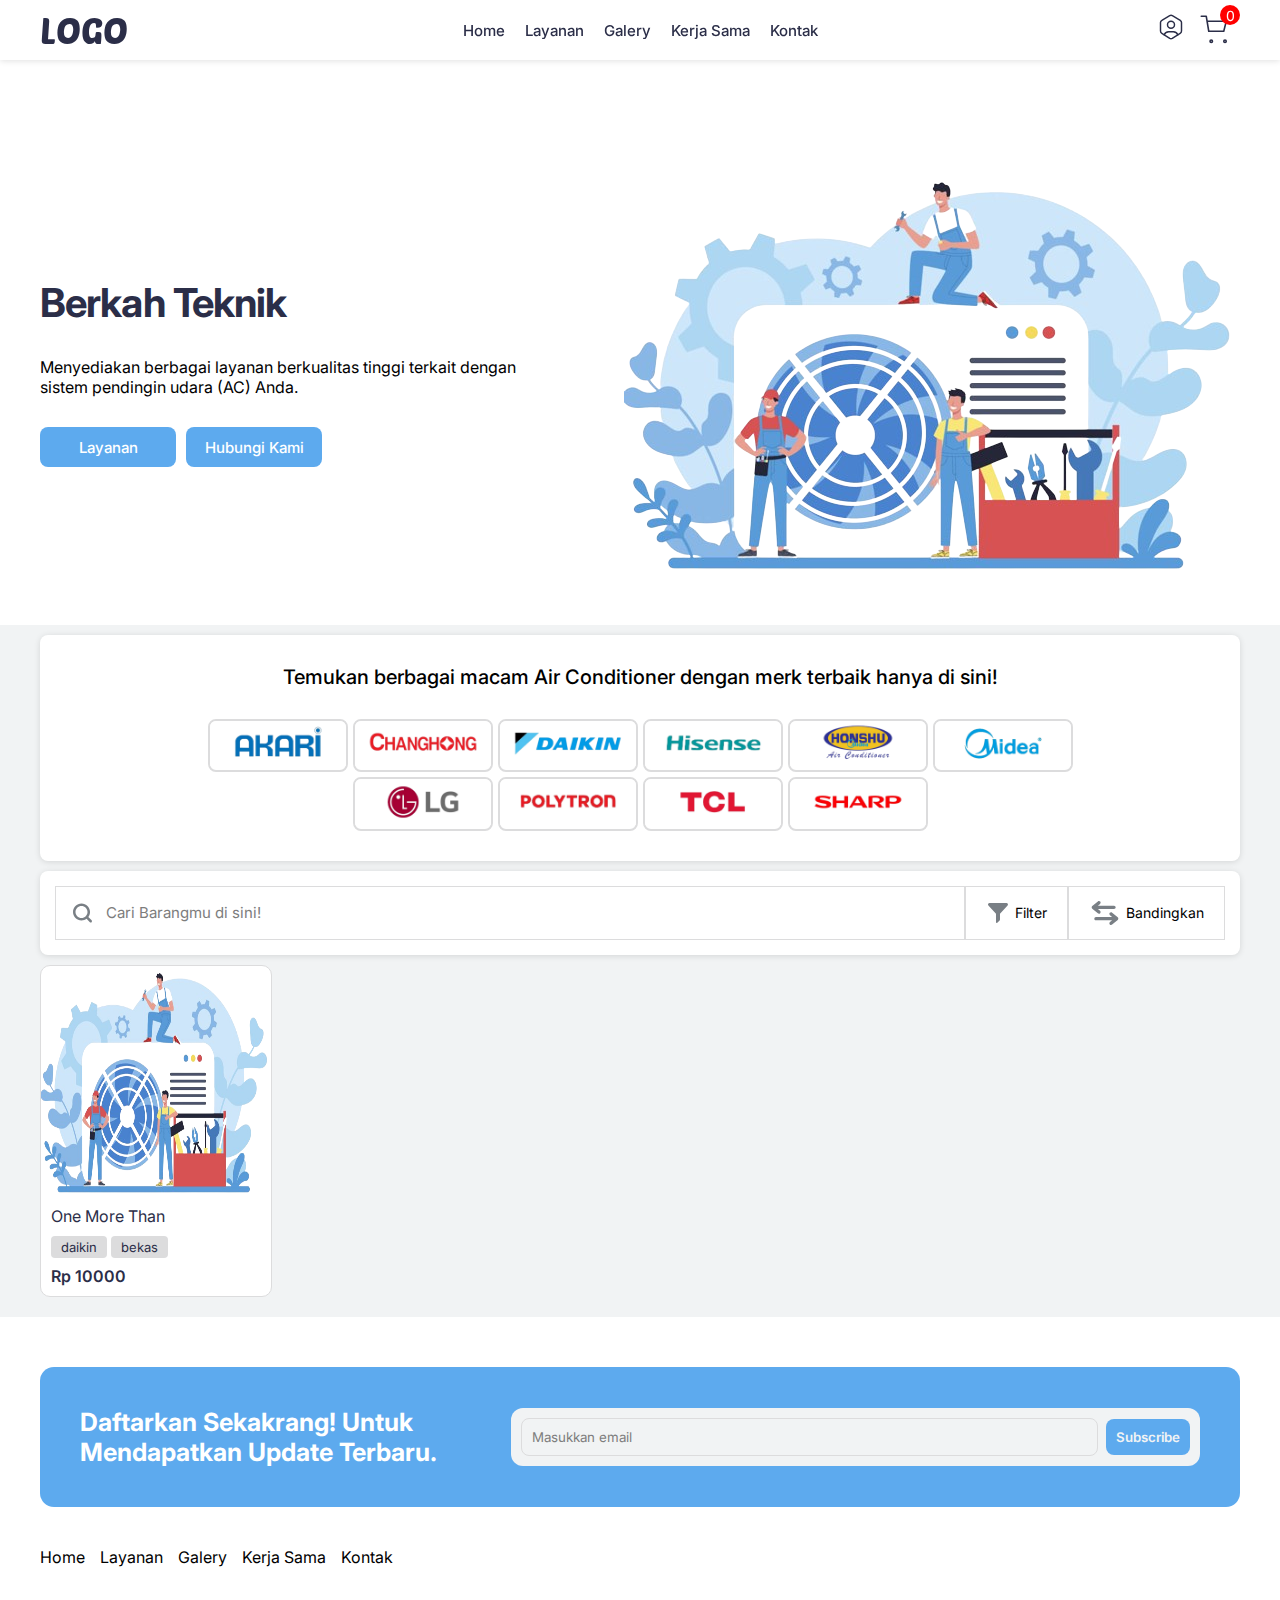
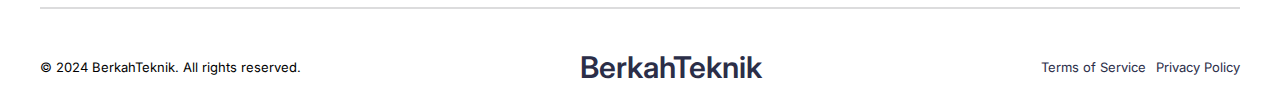
<file: index.html>
<!DOCTYPE html>
<html lang="en">
  <head>
    <meta charset="UTF-8" />
    <meta name="viewport" content="width=device-width, initial-scale=1.0" />
    <title>Berkah Teknik</title>

    <link rel="stylesheet" href="./css/style.css" />
    <link rel="stylesheet" href="./css/responsive.css" />
  </head>
  <body>
    <!-- ~~~~~~~~~ Notification ~~~~~~~~~~~ -->
    <div class="notifications"></div>

    <!-- ~~~~~~~~~ Loader ~~~~~~~~~~~ -->
    <div class="bg-loader">
      <div class="loader"></div>
    </div>

    <!-- ~~~~~~~~~ Hader ~~~~~~~~~~~ -->
    <header>
      <nav class="sub-container">
        <div class="content-left">
          <a href="#home">
            <h1 class="font">LOGO</h1>
          </a>
        </div>
        <div class="content-middle">
          <ul>
            <li><a href="#home">Home</a></li>
            <li>
              <a href="layanan.html">Layanan</a>
            </li>
            <li><a href="galery.html">Galery</a></li>
            <li>
              <a href="kerja-sama.html">Kerja Sama</a>
            </li>
            <li><a href="kontak.html">Kontak</a></li>
          </ul>
        </div>
        <div class="content-right">
          <a href="akun.html">
            <svg
              xmlns="http://www.w3.org/2000/svg"
              width="28"
              height="28"
              viewBox="0 0 24 24"
              stroke-width="1.25"
              stroke="currentColor"
              fill="none"
              stroke-linecap="round"
              stroke-linejoin="round"
            >
              <path stroke="none" d="M0 0h24v24H0z" fill="none"></path>
              <path d="M12 13a3 3 0 1 0 0 -6a3 3 0 0 0 0 6z"></path>
              <path
                d="M6.201 18.744a4 4 0 0 1 3.799 -2.744h4a4 4 0 0 1 3.798 2.741"
              ></path>
              <path
                d="M19.875 6.27c.7 .398 1.13 1.143 1.125 1.948v7.284c0 .809 -.443 1.555 -1.158 1.948l-6.75 4.27a2.269 2.269 0 0 1 -2.184 0l-6.75 -4.27a2.225 2.225 0 0 1 -1.158 -1.948v-7.285c0 -.809 .443 -1.554 1.158 -1.947l6.75 -3.98a2.33 2.33 0 0 1 2.25 0l6.75 3.98h-.033z"
              ></path>
            </svg>
          </a>
          <a href="cart.html" class="cart-container">
            <svg
              width="30"
              height="30"
              viewBox="0 0 24 24"
              fill="none"
              stroke="currentColor"
              stroke-width="1.25"
              stroke-linecap="round"
              stroke-linejoin="round"
              class="feather feather-shopping-cart"
            >
              <circle cx="9" cy="21" r="1"></circle>
              <circle cx="20" cy="21" r="1"></circle>
              <path d="M1 1h4l2 12h12l2-8H6"></path>
            </svg>
            <div class="indicator"></div>
          </a>
          <div class="cart-show">
            <p>Keranjang Kosong!!!</p>
          </div>
        </div>
      </nav>
    </header>

    <!-- ~~~~~~~~~ Navigasi Mobile ~~~~~~~~~~~ -->
    <div class="nav-mobile">
      <div class="sub-container">
        <a href="#home">
          <svg
            xmlns="http://www.w3.org/2000/svg"
            width="28"
            height="28"
            viewBox="0 0 24 24"
            stroke-width="1.5"
            stroke="currentColor"
            fill="none"
            stroke-linecap="round"
            stroke-linejoin="round"
          >
            <path stroke="none" d="M0 0h24v24H0z" fill="none"></path>
            <path
              d="M19.072 21h-14.144a1.928 1.928 0 0 1 -1.928 -1.928v-6.857c0 -.512 .203 -1 .566 -1.365l7.07 -7.063a1.928 1.928 0 0 1 2.727 0l7.071 7.063c.363 .362 .566 .853 .566 1.365v6.857a1.928 1.928 0 0 1 -1.928 1.928z"
            ></path>
            <path d="M7 13v4h10v-4l-5 -5"></path>
            <path d="M14.8 5.2l-11.8 11.8"></path>
            <path d="M7 17v4"></path>
            <path d="M17 17v4"></path>
          </svg>
          <span>Home</span>
        </a>
        <div class="toogle-menu">
          <label for="menu" class="pointer">
            <svg
              xmlns="http://www.w3.org/2000/svg"
              width="28"
              height="28"
              viewBox="0 0 24 24"
              stroke-width="1.5"
              stroke="currentColor"
              fill="none"
              stroke-linecap="round"
              stroke-linejoin="round"
            >
              <path stroke="none" d="M0 0h24v24H0z" fill="none"></path>
              <path d="M4 4h6v6h-6z"></path>
              <path d="M14 4h6v6h-6z"></path>
              <path d="M4 14h6v6h-6z"></path>
              <path d="M17 17m-3 0a3 3 0 1 0 6 0a3 3 0 1 0 -6 0"></path>
            </svg>
            <span>Menu</span>
          </label>
          <input
            class="toogle-show-menu"
            type="checkbox"
            name="menu"
            id="menu"
          />
          <div class="show-menu">
            <a href="layanan.html">Layanan</a>
            <a href="galery.html">Galery</a>
            <a href="kerja-sama.html">Kerja Sama</a>
            <a href="kontak.html">Kontak</a>
          </div>
        </div>
        <div class="toogle-theme">
          <a href="cart.html" class="cart-container">
            <svg
              width="30"
              height="30"
              viewBox="0 0 24 24"
              fill="none"
              stroke="currentColor"
              stroke-width="1.25"
              stroke-linecap="round"
              stroke-linejoin="round"
              class="feather feather-shopping-cart"
            >
              <circle cx="9" cy="21" r="1"></circle>
              <circle cx="20" cy="21" r="1"></circle>
              <path d="M1 1h4l2 12h12l2-8H6"></path>
            </svg>
            <div class="indicator"></div>
          </a>
          <span>Keranjang</span>
        </div>
        <a href="akun.html">
          <svg
            xmlns="http://www.w3.org/2000/svg"
            width="28"
            height="28"
            viewBox="0 0 24 24"
            stroke-width="1.25"
            stroke="currentColor"
            fill="none"
            stroke-linecap="round"
            stroke-linejoin="round"
          >
            <path stroke="none" d="M0 0h24v24H0z" fill="none"></path>
            <path d="M12 13a3 3 0 1 0 0 -6a3 3 0 0 0 0 6z"></path>
            <path
              d="M6.201 18.744a4 4 0 0 1 3.799 -2.744h4a4 4 0 0 1 3.798 2.741"
            ></path>
            <path
              d="M19.875 6.27c.7 .398 1.13 1.143 1.125 1.948v7.284c0 .809 -.443 1.555 -1.158 1.948l-6.75 4.27a2.269 2.269 0 0 1 -2.184 0l-6.75 -4.27a2.225 2.225 0 0 1 -1.158 -1.948v-7.285c0 -.809 .443 -1.554 1.158 -1.947l6.75 -3.98a2.33 2.33 0 0 1 2.25 0l6.75 3.98h-.033z"
            ></path>
          </svg>
          <span>Akun</span>
        </a>
      </div>
    </div>

    <div class="page home-page" id="home">
      <!-- main -->
      <section class="page main">
        <main class="sub-container">
          <div class="content-left">
            <h2>Berkah Teknik</h2>
            <p>
              Menyediakan berbagai layanan berkualitas tinggi terkait dengan
              sistem pendingin udara (AC) Anda.
            </p>
            <div class="main-button">
              <a href="layanan.html">
                <button>Layanan</button>
              </a>
              <a href="#kontak">
                <button>Hubungi Kami</button>
              </a>
            </div>
          </div>
          <div class="content-right">
            <img src="assets/img/banner-home.png" />
          </div>
        </main>
      </section>
      <!-- main -->

      <!-- logo brand -->
      <section class="brand-logo">
        <div class="sub-container">
          <p>
            Temukan berbagai macam Air Conditioner dengan merk terbaik hanya di
            sini!
          </p>
          <ul class="list-brand">
            <li class="list-item-brand">
              <img src="assets/img/logo-brand/2.png" />
            </li>
            <li class="list-item-brand">
              <img src="assets/img/logo-brand/3.png" />
            </li>
            <li class="list-item-brand">
              <img src="assets/img/logo-brand/4.png" />
            </li>
            <li class="list-item-brand">
              <img src="assets/img/logo-brand/5.png" />
            </li>
            <li class="list-item-brand">
              <img src="assets/img/logo-brand/6.png" />
            </li>
            <li class="list-item-brand">
              <img src="assets/img/logo-brand/7.png" />
            </li>
            <li class="list-item-brand">
              <img src="assets/img/logo-brand/8.png" />
            </li>
            <li class="list-item-brand">
              <img src="assets/img/logo-brand/9.png" />
            </li>
            <li class="list-item-brand">
              <img src="assets/img/logo-brand/10.png" />
            </li>
            <li class="list-item-brand">
              <img src="assets/img/logo-brand/11.png" />
            </li>
          </ul>
        </div>
      </section>
      <!-- logo brand -->

      <!-- produk -->
      <section class="product">
        <div class="sub-container">
          <div class="filter-content">
            <div class="customize-filter">
              <div class="bg-filtering-search">
                <div class="bg-search">
                  <label for="search-data">
                    <svg
                      data-v-bf85076e=""
                      xmlns="http://www.w3.org/2000/svg"
                      fill="#797F85"
                      preserveAspectRatio="xMidYMid meet"
                      width="24"
                      height="24"
                      viewBox="0 0 24 24"
                      class="icon-white"
                    >
                      <path
                        d="M20.6423 19.37L17.3301 16.06C18.3808 14.65 19.0112 12.9 19.0112 11.01C19.0112 6.31 15.1987 2.5 10.5056 2.5C5.81251 2.5 2 6.31 2 11C2 15.69 5.81251 19.5 10.5056 19.5C12.4068 19.5 14.148 18.87 15.5589 17.82L18.8711 21.13C19.1113 21.37 19.4315 21.5 19.7517 21.5C20.0719 21.5 20.3921 21.38 20.6323 21.13C21.1226 20.64 21.1226 19.85 20.6323 19.36L20.6423 19.37ZM4.50165 11C4.50165 7.69 7.19342 5 10.5056 5C13.8178 5 16.5095 7.69 16.5095 11C16.5095 14.31 13.8178 17 10.5056 17C7.19342 17 4.50165 14.31 4.50165 11Z"
                      ></path>
                    </svg>
                  </label>
                  <input
                    type="text"
                    id="search-data"
                    placeholder="Cari Barangmu di sini!"
                  />
                </div>
              </div>
              <div class="bg-filtering">
                <div class="bg-filter">
                  <label class="set-display" for="btn-filter">
                    <svg
                      xmlns="http://www.w3.org/2000/svg"
                      fill="#797f85"
                      preserveAspectRatio="xMidYMid meet"
                      width="24"
                      height="24"
                      viewBox="0 0 24 24"
                    >
                      <path
                        d="M9.99902 12.8108V21.2499C9.99902 21.9195 10.809 22.2493 11.279 21.7796V21.7696L13.629 19.4208C13.859 19.1909 13.999 18.8711 13.999 18.5413V12.8109L21.5991 4.51867C22.4791 3.55918 21.8091 2 20.5091 2H3.48907C2.18907 2 1.51907 3.55918 2.39907 4.51867L9.99902 12.8108Z"
                      ></path>
                    </svg>
                    <input
                      type="checkbox"
                      style="display: none"
                      id="btn-filter"
                    />
                    Filter
                  </label>
                </div>
                <div class="bg-filter">
                  <label class="set-display label-compare" for="compare">
                    <svg
                      xmlns="http://www.w3.org/2000/svg"
                      fill="#797f85"
                      width="32px"
                      height="32px"
                      viewBox="0 0 24 24"
                    >
                      <path
                        d="M6.66244 3.28972L2.45244 6.82972L2.44244 6.81972C1.92244 7.25972 1.85244 8.04972 2.29244 8.57972C2.30244 8.59972 2.44244 8.72972 2.44244 8.72972L6.65244 12.2697C7.18244 12.7197 7.97244 12.6497 8.41244 12.1197C8.86244 11.5897 8.79244 10.7997 8.26244 10.3597L6.68244 9.02972H18.7524C19.4424 9.02972 20.0024 8.46972 20.0024 7.77972C20.0024 7.08972 19.4424 6.52972 18.7524 6.52972H6.69244L8.27244 5.19972C8.79244 4.75972 8.86244 3.96972 8.42244 3.43972C7.98244 2.91972 7.19244 2.84972 6.66244 3.28972ZM17.3224 14.9595H5.25239L5.24239 14.9695C4.55239 14.9695 3.99239 15.5295 3.99239 16.2195C3.99239 16.9095 4.55239 17.4695 5.24239 17.4695H17.3124L15.7324 18.7995C15.2124 19.2395 15.1424 20.0295 15.5824 20.5595C16.0224 21.0795 16.8124 21.1495 17.3424 20.7095L21.5524 17.1695L21.7024 17.0195C22.1524 16.4895 22.0824 15.6995 21.5524 15.2595L17.3524 11.7195C16.8224 11.2695 16.0324 11.3395 15.5924 11.8695C15.1424 12.3995 15.2124 13.1895 15.7424 13.6295L17.3224 14.9595Z"
                      ></path>
                    </svg>
                    <input type="checkbox" style="display: none" id="compare" />
                    Bandingkan
                  </label>
                </div>
              </div>
            </div>
            <div class="background-filter">
              <div class="container-filter">
                <div class="header-filter">
                  <h2>Semua Filter</h2>
                  <label for="btn-filter">
                    <svg
                      xmlns="http://www.w3.org/2000/svg"
                      fill="#797f85"
                      preserveAspectRatio="xMidYMid meet"
                      width="30"
                      height="30"
                      viewBox="0 0 24 24"
                    >
                      <path
                        class="event-none"
                        d="M13.7672 12L17.632 8.13839C18.1227 7.64819 18.1227 6.85786 17.632 6.36765C17.1414 5.87745 16.3504 5.87745 15.8598 6.36765L11.995 10.2293L8.14018 6.37766C7.64956 5.88745 6.85857 5.88745 6.36796 6.37766C5.87735 6.86786 5.87735 7.65819 6.36796 8.1484L10.2228 12L6.36796 15.8616C5.87735 16.3518 5.87735 17.1421 6.36796 17.6323C6.85857 18.1226 7.64956 18.1226 8.14018 17.6323L12.005 13.7707L15.8598 17.6223C16.3504 18.1125 17.1414 18.1125 17.632 17.6223C18.1227 17.1321 18.1227 16.3418 17.632 15.8516L13.7772 12H13.7672Z"
                      ></path>
                    </svg>
                  </label>
                </div>
                <div class="list-filter">
                  <div class="list-type-filter">
                    <span>Brand</span>
                    <ul>
                      <li class="cx-filter">
                        <input
                          data-cx="cx-filter"
                          id="cx-daikin"
                          type="checkbox"
                        />
                        <label for="cx-daikin">Daikin</label>
                      </li>
                      <li class="cx-filter">
                        <input
                          data-cx="cx-filter"
                          id="cx-panasonic"
                          type="checkbox"
                        />
                        <label for="cx-panasonic">Panasonic</label>
                      </li>
                      <li class="cx-filter">
                        <input
                          data-cx="cx-filter"
                          id="cx-gree"
                          type="checkbox"
                        />
                        <label for="cx-gree">Gree</label>
                      </li>
                      <li class="cx-filter">
                        <input
                          data-cx="cx-filter"
                          id="cx-samsung"
                          type="checkbox"
                        />
                        <label for="cx-samsung">Samsung</label>
                      </li>
                      <li class="cx-filter">
                        <input data-cx="cx-filter" id="cx-lg" type="checkbox" />
                        <label for="cx-lg">LG</label>
                      </li>
                    </ul>
                  </div>
                  <div class="list-type-filter">
                    <span>Kondisi</span>
                    <ul>
                      <li class="cx-filter">
                        <input
                          data-cx="cx-filter"
                          id="cx-baru"
                          type="checkbox"
                        />
                        <label for="cx-baru">Baru</label>
                      </li>
                      <li class="cx-filter">
                        <input
                          data-cx="cx-filter"
                          id="cx-bekas"
                          type="checkbox"
                        />
                        <label for="cx-bekas">Bekas</label>
                      </li>
                    </ul>
                  </div>
                  <div class="list-type-filter">
                    <span>Barang</span>
                    <ul>
                      <li class="cx-filter">
                        <input
                          data-cx="cx-filter"
                          id="cx-unit"
                          type="checkbox"
                        />
                        <label for="cx-unit">Unit</label>
                      </li>
                      <li class="cx-filter">
                        <input
                          data-cx="cx-filter"
                          id="cx-akesoris"
                          type="checkbox"
                        />
                        <label for="cx-akesoris">Aksesoris</label>
                      </li>
                    </ul>
                  </div>
                  <div class="list-type-filter">
                    <span>Tampilan Produk</span>
                    <ul>
                      <li class="cx-filter">
                        <input
                          data-cx="cx-filter"
                          id="cx-50"
                          type="radio"
                          name="show-product"
                          value="50"
                          checked
                        />
                        <label for="cx-50">50 Produk</label>
                      </li>
                      <li class="cx-filter">
                        <input
                          data-cx="cx-filter"
                          id="cx-100"
                          type="radio"
                          name="show-product"
                          value="100"
                        />
                        <label for="cx-100">100 Produk</label>
                      </li>
                      <li class="cx-filter">
                        <input
                          data-cx="cx-filter"
                          id="cx-200"
                          type="radio"
                          name="show-product"
                          value="200"
                        />
                        <label for="cx-200">200 Produk</label>
                      </li>
                      <li class="cx-filter">
                        <input
                          data-cx="cx-filter"
                          id="cx-all"
                          type="radio"
                          name="show-product"
                          value="all"
                        />
                        <label for="cx-all">Semua Produk</label>
                      </li>
                    </ul>
                  </div>
                </div>
                <div class="footer-filter">
                  <button data-btn="reset-filter">Reset</button>
                  <button class="accept-filter">Tampilkan</button>
                </div>
              </div>
            </div>
            <div class="notification"></div>
            <div class="background-compare">
              <div class="header-filter">
                <h2>Bandingkan Produk</h2>
                <label for="compare">
                  <svg
                    xmlns="http://www.w3.org/2000/svg"
                    fill="#797f85"
                    preserveAspectRatio="xMidYMid meet"
                    width="30"
                    height="30"
                    viewBox="0 0 24 24"
                    class="label-compare"
                  >
                    <path
                      class="label-compare"
                      d="M13.7672 12L17.632 8.13839C18.1227 7.64819 18.1227 6.85786 17.632 6.36765C17.1414 5.87745 16.3504 5.87745 15.8598 6.36765L11.995 10.2293L8.14018 6.37766C7.64956 5.88745 6.85857 5.88745 6.36796 6.37766C5.87735 6.86786 5.87735 7.65819 6.36796 8.1484L10.2228 12L6.36796 15.8616C5.87735 16.3518 5.87735 17.1421 6.36796 17.6323C6.85857 18.1226 7.64956 18.1226 8.14018 17.6323L12.005 13.7707L15.8598 17.6223C16.3504 18.1125 17.1414 18.1125 17.632 17.6223C18.1227 17.1321 18.1227 16.3418 17.632 15.8516L13.7772 12H13.7672Z"
                    ></path>
                  </svg>
                </label>
              </div>
              <p>Pilih maksimum 3 produk untuk di bandingkan</p>
              <div class="checked-product">
                <div class="bg-list-img" data-product=""></div>
                +
                <div class="bg-list-img" data-product=""></div>
                +
                <div class="bg-list-img" data-product=""></div>
              </div>
              <button class="start-compare">Bandingkan</button>
            </div>
          </div>
          <div class="product-content flex-product">
            <a class="list-product" href="#detail-product">
              <div class="image-content">
                <img src="./assets/img/banner-home.png" />
              </div>
              <div class="description-product">
                <span class="product-title">One More Than</span>
                <div class="deskripsi-label">
                  <span class="list-label">daikin</span>
                  <span class="list-label">bekas</span>
                </div>
                <span class="price">10000</span>
              </div>
            </a>
          </div>
          <div class="result-compare">
            <div class="bg-result-compare">
              <table class="table-compare">
                <thead>
                  <tr data-c="thumbnail">
                    <th></th>
                  </tr>
                </thead>
                <tbody>
                  <tr class="tr-mobile">
                    <td colspan="3">Produk</td>
                  </tr>
                  <tr data-c="title">
                    <th>Produk</th>
                  </tr>
                </tbody>
                <tbody>
                  <tr class="tr-mobile">
                    <td colspan="3">Harga</td>
                  </tr>
                  <tr data-c="price">
                    <th>Harga</th>
                  </tr>
                </tbody>
                <tbody>
                  <tr class="tr-mobile">
                    <td colspan="3">Brand</td>
                  </tr>
                  <tr data-c="brand">
                    <th>Brand</th>
                  </tr>
                </tbody>
                <tbody>
                  <tr class="tr-mobile">
                    <td colspan="3">Besaran PK</td>
                  </tr>
                  <tr data-c="pk">
                    <th>Besaran PK</th>
                  </tr>
                </tbody>
                <tbody>
                  <tr class="tr-mobile">
                    <td colspan="3">Teknologi AC</td>
                  </tr>
                  <tr data-c="teknologi">
                    <th>Teknologi AC</th>
                  </tr>
                </tbody>
                <tbody>
                  <tr class="tr-mobile">
                    <td colspan="3">Konsumsi Daya</td>
                  </tr>
                  <tr data-c="daya">
                    <th>Konsumsi Daya</th>
                  </tr>
                </tbody>
                <tbody>
                  <tr class="tr-mobile">
                    <td colspan="3">Dimensi Produk</td>
                  </tr>
                  <tr data-c="dimensi">
                    <th>Dimensi Produk</th>
                  </tr>
                </tbody>
                <tbody>
                  <tr class="tr-mobile">
                    <td colspan="3">Berat</td>
                  </tr>
                  <tr data-c="berat">
                    <th>Berat</th>
                  </tr>
                </tbody>
                <tbody>
                  <tr class="tr-mobile">
                    <td colspan="3">Kelengkapan Paket</td>
                  </tr>
                  <tr data-c="kelengkapan">
                    <th>Kelengkapan Paket</th>
                  </tr>
                </tbody>
                <tbody>
                  <tr class="tr-mobile">
                    <td colspan="3">Lain-lain</td>
                  </tr>
                  <tr data-c="lainnya">
                    <th>Lain-lain</th>
                  </tr>
                </tbody>
                <tbody>
                  <tr class="tr-mobile">
                    <td colspan="3">Nomor Sertifikat SNI</td>
                  </tr>
                  <tr data-c="sni">
                    <th>Nomor Sertifikat SNI</th>
                  </tr>
                </tbody>
                <tbody>
                  <tr class="tr-mobile">
                    <td colspan="3">Nomor Pendaftaran Barang</td>
                  </tr>
                  <tr data-c="nodaftar">
                    <th>Nomor Pendaftaran Barang</th>
                  </tr>
                </tbody>
              </table>
              <div class="bg-close-compare">
                <button class="closed-result-compare">KELUAR</button>
              </div>
            </div>
          </div>
        </div>
      </section>
      <!-- produk -->
    </div>

    <!-- ~~~~~~~~~ Footer ~~~~~~~~~~~ -->
    <footer>
      <div class="sub-container">
        <div class="footer-top">
          <div class="caption">
            <h3>Daftarkan Sekakrang! Untuk Mendapatkan Update Terbaru.</h3>
          </div>
          <div class="form-subscribe">
            <input placeholder="Masukkan email" type="email" />
            <button>Subscribe</button>
          </div>
        </div>
        <div class="footer-mid">
          <ul class="footer-nav">
            <li><a href="#home">Home</a></li>
            <li>
              <a href="layanan.html">Layanan</a>
            </li>
            <li><a href="galery.html">Galery</a></li>
            <li>
              <a href="kerja-sama" .html>Kerja Sama</a>
            </li>
            <li><a href="kontak.html">Kontak</a></li>
          </ul>
          <div class="footer-social">
            <a href="#facebook-account"
              ><i class="fa-brands fa-facebook"></i
            ></a>
            <a href="#twitter-account"><i class="fa-brands fa-twitter"></i></a>
            <a href="#instagram-account"
              ><i class="fa-brands fa-instagram"></i
            ></a>
            <a href="#youtube-account"><i class="fa-brands fa-youtube"></i></a>
          </div>
        </div>
        <span class="footer-dash"></span>
        <div class="footer-bottom">
          <div class="copyrigth">
            <span>© 2024 BerkahTeknik. All rights reserved.</span>
          </div>
          <div class="logo">
            <a href="#home">BerkahTeknik</a>
          </div>
          <div class="terms-privacy">
            <a href="#terms-of-service">Terms of Service</a>
            <a href="#privacy-policy">Privacy Policy</a>
          </div>
        </div>
      </div>
    </footer>

    <script type="module" src="/assets/js/script.js"></script>
    <script type="module" src="assets/js/final.js"></script>
  </body>
</html>
</file>
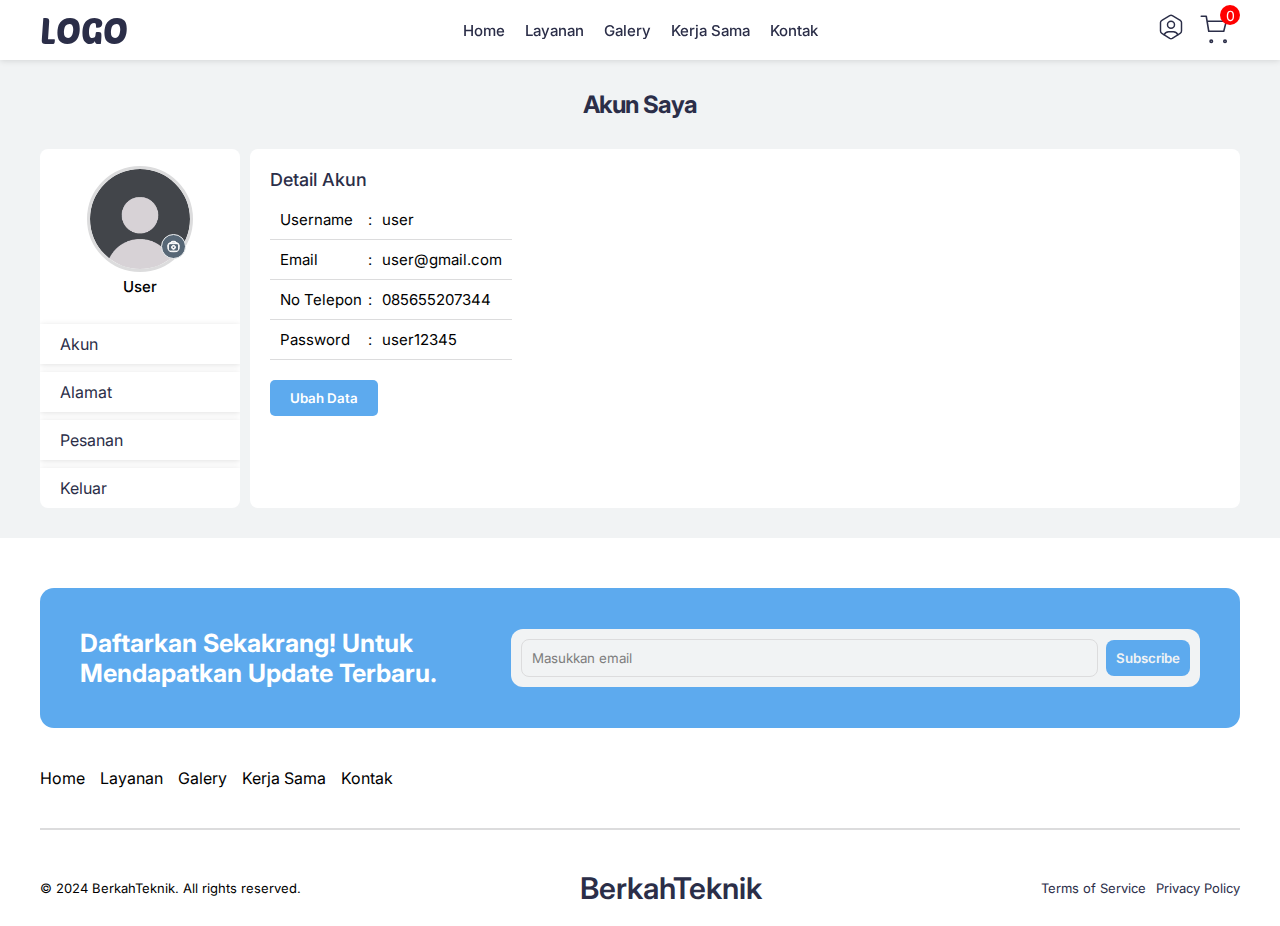
<file: akun.html>
<!DOCTYPE html>
<html lang="en">
  <head>
    <meta charset="UTF-8" />
    <meta name="viewport" content="width=device-width, initial-scale=1.0" />
    <title>Berkah Teknik</title>

    <link rel="stylesheet" href="./../css/style.css" />
    <link rel="stylesheet" href="./../css/responsive.css" />
  </head>
  <body>
    <!-- ~~~~~~~~~ Notification ~~~~~~~~~~~ -->
    <div class="notifications"></div>

    <!-- ~~~~~~~~~ Loader ~~~~~~~~~~~ -->
    <div class="bg-loader">
      <div class="loader"></div>
    </div>

    <!-- ~~~~~~~~~ Hader ~~~~~~~~~~~ -->
    <header>
      <nav class="sub-container">
        <div class="content-left">
          <a href="index.html#home">
            <h1 class="font">LOGO</h1>
          </a>
        </div>
        <div class="content-middle">
          <ul>
            <li><a href="index.html#home">Home</a></li>
            <li>
              <a href="layanan.html">Layanan</a>
            </li>
            <li><a href="galery.html">Galery</a></li>
            <li>
              <a href="kerja-sama.html">Kerja Sama</a>
            </li>
            <li><a href="kontak.html">Kontak</a></li>
          </ul>
        </div>
        <div class="content-right">
          <a href="akun.html">
            <svg
              xmlns="http://www.w3.org/2000/svg"
              width="28"
              height="28"
              viewBox="0 0 24 24"
              stroke-width="1.25"
              stroke="currentColor"
              fill="none"
              stroke-linecap="round"
              stroke-linejoin="round"
            >
              <path stroke="none" d="M0 0h24v24H0z" fill="none"></path>
              <path d="M12 13a3 3 0 1 0 0 -6a3 3 0 0 0 0 6z"></path>
              <path
                d="M6.201 18.744a4 4 0 0 1 3.799 -2.744h4a4 4 0 0 1 3.798 2.741"
              ></path>
              <path
                d="M19.875 6.27c.7 .398 1.13 1.143 1.125 1.948v7.284c0 .809 -.443 1.555 -1.158 1.948l-6.75 4.27a2.269 2.269 0 0 1 -2.184 0l-6.75 -4.27a2.225 2.225 0 0 1 -1.158 -1.948v-7.285c0 -.809 .443 -1.554 1.158 -1.947l6.75 -3.98a2.33 2.33 0 0 1 2.25 0l6.75 3.98h-.033z"
              ></path>
            </svg>
          </a>
          <a href="cart.html" class="cart-container">
            <svg
              width="30"
              height="30"
              viewBox="0 0 24 24"
              fill="none"
              stroke="currentColor"
              stroke-width="1.25"
              stroke-linecap="round"
              stroke-linejoin="round"
              class="feather feather-shopping-cart"
            >
              <circle cx="9" cy="21" r="1"></circle>
              <circle cx="20" cy="21" r="1"></circle>
              <path d="M1 1h4l2 12h12l2-8H6"></path>
            </svg>
            <div class="indicator"></div>
          </a>
          <div class="cart-show">
            <p>Keranjang Kosong!!!</p>
          </div>
        </div>
      </nav>
    </header>

    <!-- ~~~~~~~~~ Navigasi Mobile ~~~~~~~~~~~ -->
    <div class="nav-mobile">
      <div class="sub-container">
        <a href="index.html#home">
          <svg
            xmlns="http://www.w3.org/2000/svg"
            width="28"
            height="28"
            viewBox="0 0 24 24"
            stroke-width="1.5"
            stroke="currentColor"
            fill="none"
            stroke-linecap="round"
            stroke-linejoin="round"
          >
            <path stroke="none" d="M0 0h24v24H0z" fill="none"></path>
            <path
              d="M19.072 21h-14.144a1.928 1.928 0 0 1 -1.928 -1.928v-6.857c0 -.512 .203 -1 .566 -1.365l7.07 -7.063a1.928 1.928 0 0 1 2.727 0l7.071 7.063c.363 .362 .566 .853 .566 1.365v6.857a1.928 1.928 0 0 1 -1.928 1.928z"
            ></path>
            <path d="M7 13v4h10v-4l-5 -5"></path>
            <path d="M14.8 5.2l-11.8 11.8"></path>
            <path d="M7 17v4"></path>
            <path d="M17 17v4"></path>
          </svg>
          <span>Home</span>
        </a>
        <div class="toogle-menu">
          <label for="menu" class="pointer">
            <svg
              xmlns="http://www.w3.org/2000/svg"
              width="28"
              height="28"
              viewBox="0 0 24 24"
              stroke-width="1.5"
              stroke="currentColor"
              fill="none"
              stroke-linecap="round"
              stroke-linejoin="round"
            >
              <path stroke="none" d="M0 0h24v24H0z" fill="none"></path>
              <path d="M4 4h6v6h-6z"></path>
              <path d="M14 4h6v6h-6z"></path>
              <path d="M4 14h6v6h-6z"></path>
              <path d="M17 17m-3 0a3 3 0 1 0 6 0a3 3 0 1 0 -6 0"></path>
            </svg>
            <span>Menu</span>
          </label>
          <input
            class="toogle-show-menu"
            type="checkbox"
            name="menu"
            id="menu"
          />
          <div class="show-menu">
            <a href="layanan.html">Layanan</a>
            <a href="galery.html">Galery</a>
            <a href="kerja-sama.html">Kerja Sama</a>
            <a href="kontak.html">Kontak</a>
          </div>
        </div>
        <div class="toogle-theme">
          <a href="cart.html" class="cart-container">
            <svg
              width="30"
              height="30"
              viewBox="0 0 24 24"
              fill="none"
              stroke="currentColor"
              stroke-width="1.25"
              stroke-linecap="round"
              stroke-linejoin="round"
              class="feather feather-shopping-cart"
            >
              <circle cx="9" cy="21" r="1"></circle>
              <circle cx="20" cy="21" r="1"></circle>
              <path d="M1 1h4l2 12h12l2-8H6"></path>
            </svg>
            <div class="indicator"></div>
          </a>
          <span>Keranjang</span>
        </div>
        <a href="akun.html">
          <svg
            xmlns="http://www.w3.org/2000/svg"
            width="28"
            height="28"
            viewBox="0 0 24 24"
            stroke-width="1.25"
            stroke="currentColor"
            fill="none"
            stroke-linecap="round"
            stroke-linejoin="round"
          >
            <path stroke="none" d="M0 0h24v24H0z" fill="none"></path>
            <path d="M12 13a3 3 0 1 0 0 -6a3 3 0 0 0 0 6z"></path>
            <path
              d="M6.201 18.744a4 4 0 0 1 3.799 -2.744h4a4 4 0 0 1 3.798 2.741"
            ></path>
            <path
              d="M19.875 6.27c.7 .398 1.13 1.143 1.125 1.948v7.284c0 .809 -.443 1.555 -1.158 1.948l-6.75 4.27a2.269 2.269 0 0 1 -2.184 0l-6.75 -4.27a2.225 2.225 0 0 1 -1.158 -1.948v-7.285c0 -.809 .443 -1.554 1.158 -1.947l6.75 -3.98a2.33 2.33 0 0 1 2.25 0l6.75 3.98h-.033z"
            ></path>
          </svg>
          <span>Akun</span>
        </a>
      </div>
    </div>

    <!-- ~~~~~~~~~ Section ~~~~~~~~~~~ -->
    <div class="page profile-page" id="profile">
      <div class="sub-container">
        <h2>Akun Saya</h2>
        <div class="content-card">
          <div class="content-left">
            <div class="pp">
              <img id="pp-user" src="/assets/img/account-page/pp.jpg" />
              <h3>User</h3>
              <label for="up-pp">
                <svg
                  xmlns="http://www.w3.org/2000/svg"
                  width="16"
                  height="14"
                  viewBox="0 0 16 14"
                  fill="none"
                >
                  <path
                    d="M4.2508 2.72265C4.09763 2.95241 4.15972 3.26285 4.38948 3.41603C4.61924 3.5692 4.92968 3.50711 5.08285 3.27735L4.2508 2.72265ZM5.60434 1.59373L6.02037 1.87108V1.87108L5.60434 1.59373ZM10.396 1.59373L10.812 1.31638L10.396 1.59373ZM10.9175 3.27735C11.0706 3.50711 11.3811 3.5692 11.6108 3.41603C11.8406 3.26285 11.9027 2.95241 11.7495 2.72265L10.9175 3.27735ZM9.50016 8C9.50016 8.82843 8.82859 9.5 8.00016 9.5V10.5C9.38087 10.5 10.5002 9.38071 10.5002 8H9.50016ZM8.00016 9.5C7.17174 9.5 6.50016 8.82843 6.50016 8H5.50016C5.50016 9.38071 6.61945 10.5 8.00016 10.5V9.5ZM6.50016 8C6.50016 7.17157 7.17174 6.5 8.00016 6.5V5.5C6.61945 5.5 5.50016 6.61929 5.50016 8H6.50016ZM8.00016 6.5C8.82859 6.5 9.50016 7.17157 9.50016 8H10.5002C10.5002 6.61929 9.38087 5.5 8.00016 5.5V6.5ZM5.08285 3.27735L6.02037 1.87108L5.18832 1.31638L4.2508 2.72265L5.08285 3.27735ZM6.71374 1.5H9.28658V0.5H6.71374V1.5ZM9.97996 1.87108L10.9175 3.27735L11.7495 2.72265L10.812 1.31638L9.97996 1.87108ZM9.28658 1.5C9.56521 1.5 9.82541 1.63925 9.97996 1.87108L10.812 1.31638C10.472 0.806352 9.89957 0.5 9.28658 0.5V1.5ZM6.02037 1.87108C6.17492 1.63925 6.43511 1.5 6.71374 1.5V0.5C6.10076 0.5 5.52834 0.806352 5.18832 1.31638L6.02037 1.87108ZM4.00016 3.5H12.0002V2.5H4.00016V3.5ZM14.1668 5.66667V10.3333H15.1668V5.66667H14.1668ZM12.0002 12.5H4.00016V13.5H12.0002V12.5ZM1.8335 10.3333V5.66667H0.833496V10.3333H1.8335ZM4.00016 12.5C2.80355 12.5 1.8335 11.53 1.8335 10.3333H0.833496C0.833496 12.0822 2.25126 13.5 4.00016 13.5V12.5ZM14.1668 10.3333C14.1668 11.53 13.1968 12.5 12.0002 12.5V13.5C13.7491 13.5 15.1668 12.0822 15.1668 10.3333H14.1668ZM12.0002 3.5C13.1968 3.5 14.1668 4.47005 14.1668 5.66667H15.1668C15.1668 3.91777 13.7491 2.5 12.0002 2.5V3.5ZM4.00016 2.5C2.25126 2.5 0.833496 3.91777 0.833496 5.66667H1.8335C1.8335 4.47005 2.80355 3.5 4.00016 3.5V2.5Z"
                    fill="#FEFEFE"
                  />
                </svg>
              </label>
              <input id="up-pp" type="file" />
            </div>
            <ul class="list-menu">
              <li>
                <a data-ac="m-account" href="akun.html#akun-detail">Akun</a>
              </li>
              <li>
                <a data-ac="m-address" href="#menu-address">Alamat</a>
              </li>
              <li>
                <a data-ac="m-shoping" href="#menu-pesanan">Pesanan</a>
              </li>
              <li><a data-ac="m-exit" href="#exit">Keluar</a></li>
            </ul>
          </div>
          <div data-layout="m-account" class="show-menu-user profile">
            <div class="detail-account">
              <h3>Detail Akun</h3>
              <div class="table-account">
                <table>
                  <tr>
                    <td>Username</td>
                    <td>user</td>
                  </tr>
                  <tr>
                    <td>Email</td>
                    <td>user@gmail.com</td>
                  </tr>
                  <tr>
                    <td>No Telepon</td>
                    <td>085655207344</td>
                  </tr>
                  <tr>
                    <td>Password</td>
                    <td>user12345</td>
                  </tr>
                </table>
                <button data-btn="change-data" class="btn-data-account">
                  Ubah Data
                </button>
              </div>
              <div class="change-data-account">
                <div class="sparate">
                  <label for="">Username</label>
                  <input type="text" placeholder="Masukkan username" />
                </div>
                <div class="sparate">
                  <label for="">Email</label>
                  <input type="email" placeholder="Masukkan email aktif" />
                </div>
                <div class="sparate">
                  <label for="">No Telepon</label>
                  <input type="number" placeholder="Masukkan no telepon" />
                </div>
                <div class="sparate">
                  <label for="">Password Baru</label>
                  <input type="password" placeholder="Masukkan password baru" />
                </div>
                <div class="sparate">
                  <label for="">Ulangi Password</label>
                  <input type="password" placeholder="Ulangi Password" />
                </div>
                <div class="sparate">
                  <button data-btn="sv-change-data">Simpan</button>
                  <button data-btn="cc-change-data">Batal</button>
                </div>
              </div>
            </div>
          </div>
          <div data-layout="m-address" class="show-menu-user menu-address">
            <div class="detail-account">
              <h3>Alamat</h3>
              <div class="bg-address">
                <div class="list-address">
                  <div class="addres-item">
                    <h4>Rumah</h4>
                    <span>User</span>
                    <span>+62-856-5520-7488</span>
                    <span>Jawa Timur, Surabaya, Kwanyar</span>
                    <button data-btn="change-address">
                      <i class="fa-regular fa-pencil"></i>
                    </button>
                  </div>
                </div>
                <button data-btn="add-address">Tambah Alamat</button>
              </div>
              <div class="add-address">
                <div class="sparate">
                  <label for="provinsi">Provinsi</label>
                  <select id="provinsi"></select>
                </div>
                <div class="sparate">
                  <label for="kota">Kabupaten/Kota</label>
                  <select id="kota"></select>
                </div>
                <div class="sparate">
                  <label for="kecamatan">Kecamatan</label>
                  <select id="kecamatan"></select>
                </div>
                <div class="sparate">
                  <label for="kelurahan">Desa/Kelurahan</label>
                  <select id="kelurahan"></select>
                </div>
                <div class="sparate">
                  <label for="kodepos">Kode Pos</label>
                  <select id="kodepos"></select>
                </div>
                <div class="sparate">
                  <button data-btn="sv-address">Simpan</button>
                  <button data-btn="cc-address">Batal</button>
                </div>
              </div>
            </div>
          </div>
          <div data-layout="m-shoping" class="show-menu-user menu-pesanan">
            <div class="detail-account">
              <h3>Riwayat Pesanan</h3>
              <div class="bg-table">
                <table>
                  <thead>
                    <td>No</td>
                    <td>Id Pesananan</td>
                    <td>Tanggal</td>
                    <td>Produk</td>
                    <td>Harga</td>
                    <td>Status</td>
                  </thead>
                  <tbody>
                    <tr>
                      <td>1</td>
                      <td>#12345</td>
                      <td>11 - Januari - 2024</td>
                      <td>Daikin indor 2pk</td>
                      <td>Rp 2.500.000</td>
                      <td>Selesai</td>
                    </tr>
                    <tr>
                      <td>2</td>
                      <td>#12345</td>
                      <td>11 - Januari - 2024</td>
                      <td>Daikin indor 2pk</td>
                      <td>Rp 2.500.000</td>
                      <td>Selesai</td>
                    </tr>
                    <tr>
                      <td>3</td>
                      <td>#12345</td>
                      <td>11 - Januari - 2024</td>
                      <td>Daikin indor 2pk</td>
                      <td>Rp 2.500.000</td>
                      <td>Selesai</td>
                    </tr>
                  </tbody>
                </table>
              </div>
            </div>
          </div>
          <div class="exit-container">
            <div class="exit-bg">
              <h3>Apakah anda yakin ingin keluar?</h3>
              <div class="btn-bg">
                <button data-btn="exit-yes">Ya</button>
                <button data-btn="exit-no">Tidak</button>
              </div>
            </div>
          </div>
        </div>
      </div>
    </div>

    <!-- ~~~~~~~~~ Footer ~~~~~~~~~~~ -->
    <footer>
      <div class="sub-container">
        <div class="footer-top">
          <div class="caption">
            <h3>Daftarkan Sekakrang! Untuk Mendapatkan Update Terbaru.</h3>
          </div>
          <div class="form-subscribe">
            <input placeholder="Masukkan email" type="email" />
            <button>Subscribe</button>
          </div>
        </div>
        <div class="footer-mid">
          <ul class="footer-nav">
            <li>
              <a href="index.html#home">Home</a>
            </li>
            <li>
              <a href="layanan.html">Layanan</a>
            </li>
            <li><a href="galery.html">Galery</a></li>
            <li>
              <a href="kerja-sama.html">Kerja Sama</a>
            </li>
            <li><a href="kontak.html">Kontak</a></li>
          </ul>
          <div class="footer-social">
            <a href="#facebook-account"
              ><i class="fa-brands fa-facebook"></i
            ></a>
            <a href="#twitter-account"><i class="fa-brands fa-twitter"></i></a>
            <a href="#instagram-account"
              ><i class="fa-brands fa-instagram"></i
            ></a>
            <a href="#youtube-account"><i class="fa-brands fa-youtube"></i></a>
          </div>
        </div>
        <span class="footer-dash"></span>
        <div class="footer-bottom">
          <div class="copyrigth">
            <span>© 2024 BerkahTeknik. All rights reserved.</span>
          </div>
          <div class="logo">
            <a href="index.html#home">BerkahTeknik</a>
          </div>
          <div class="terms-privacy">
            <a href="#terms-of-service">Terms of Service</a>
            <a href="#privacy-policy">Privacy Policy</a>
          </div>
        </div>
      </div>
    </footer>
    <script type="module" src="assets/js/final.js"></script>
  </body>
</html>
</file>
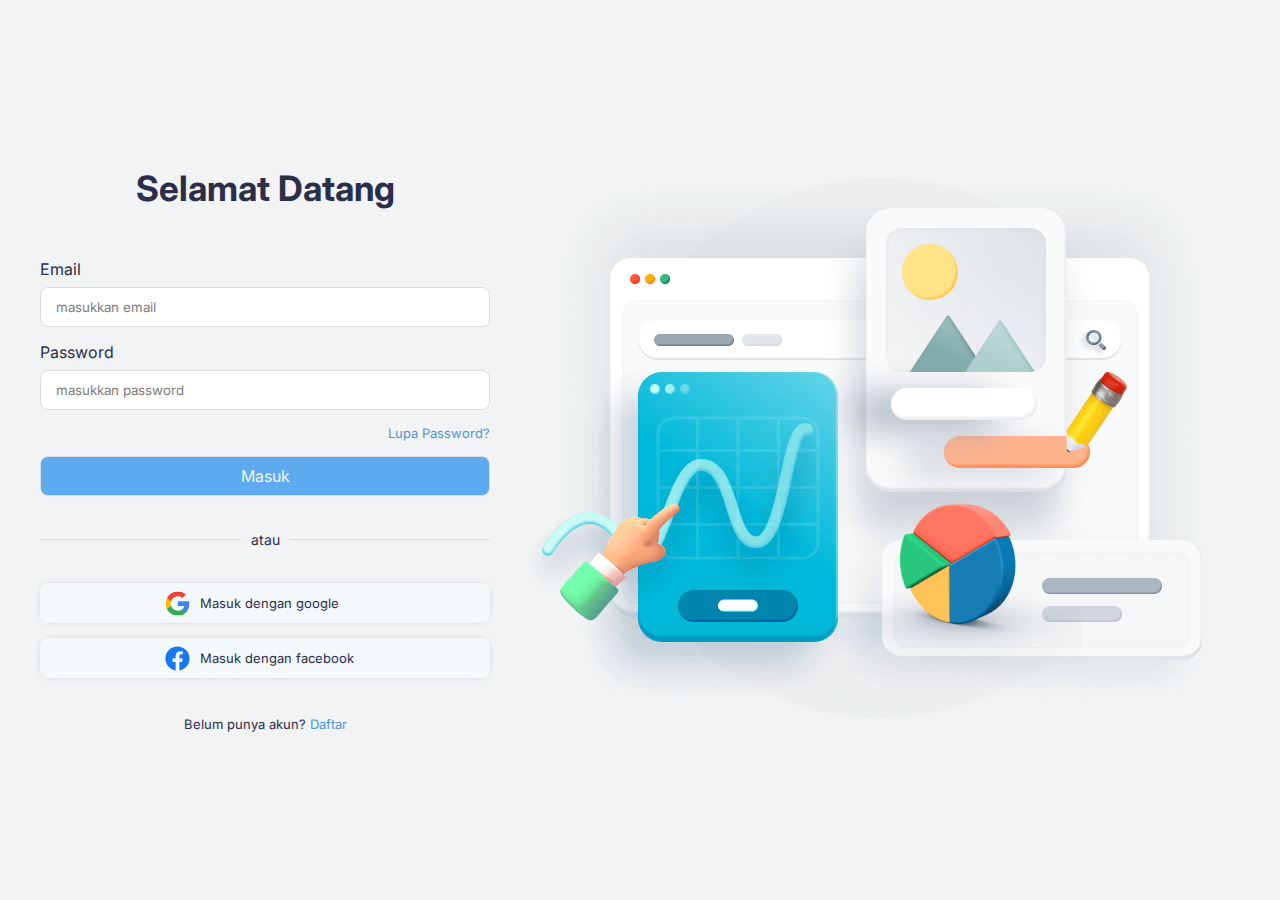
<file: auth.html>
<!DOCTYPE html>
<html lang="en">
  <head>
    <meta charset="UTF-8" />
    <meta name="viewport" content="width=device-width, initial-scale=1.0" />
    <title>Berkah Teknik</title>

    <link rel="stylesheet" href="./../css/style.css" />
    <link rel="stylesheet" href="./../css/responsive.css" />
  </head>
  <body>
    <div class="login-page">
      <form
        action="./../index.html./../index.html#home"
        class="group-left form-login"
      >
        <h1 class="welcome-login">Selamat Datang</h1>
        <ul>
          <li>
            <label>Email</label>
            <input
              data-input="email"
              placeholder="masukkan email"
              type="email"
            />
          </li>
          <li>
            <label>Password</label>
            <input placeholder="masukkan password" type="password" />
          </li>
          <li>
            <a class="forget-password" href="#">Lupa Password?</a>
          </li>
          <li><button data-btn="btn-login">Masuk</button></li>
          <li class="slash">atau</li>
          <li class="via-socmed">
            <div class="center-content">
              <img src="./../assets/svg/Google.svg" />
              <span>Masuk dengan google</span>
            </div>
          </li>
          <li class="via-socmed">
            <div class="center-content">
              <img src="./../assets/svg/Facebook.svg" />
              <span>Masuk dengan facebook</span>
            </div>
          </li>
          <li>
            <span>Belum punya akun? <a href="#daftar">Daftar</a></span>
          </li>
        </ul>
      </form>

      <form action="#masuk" class="group-left form-register">
        <h1 class="welcome-login">Selamat Datang</h1>
        <ul>
          <li>
            <label for="email">Email</label>
            <input placeholder="masukkan email" type="email" id="#email" />
          </li>
          <li>
            <label for="username">Username</label>
            <input
              placeholder="masukkan username"
              type="username"
              id="#username"
            />
          </li>
          <li>
            <label for="number">No Telepon</label>
            <input
              placeholder="masukkan No Telepon/Whatsapp"
              type="tel"
              id="#number"
            />
          </li>
          <li>
            <label for="password">Password</label>
            <input
              placeholder="masukkan password"
              type="password"
              id="#password"
            />
          </li>
          <li>
            <label for="password">Ulangi Password</label>
            <input
              placeholder="masukkan password kembali"
              type="password"
              id="#password"
            />
          </li>
          <li><button class="btn-register">Daftar</button></li>
          <li>
            <span>Sudah punya akun? <a href="#masuk">Masuk</a></span>
          </li>
        </ul>
      </form>
      <div class="group-right">
        <img src="./../assets/img/ilustration-login.png" />
      </div>
    </div>
    <script type="module" src="./../assets/js/final.js"></script>
  </body>
</html>
</file>
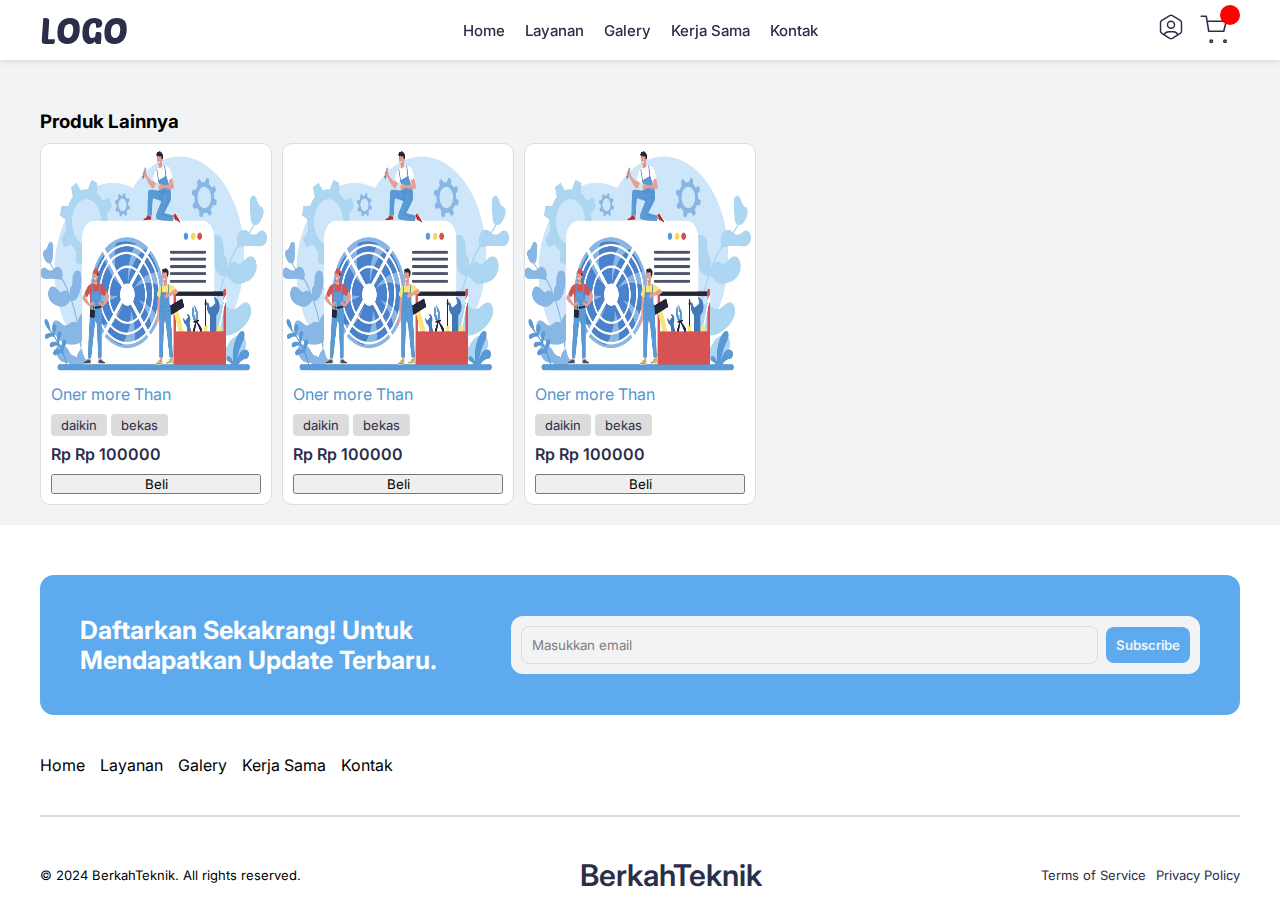
<file: cart.html>
<!DOCTYPE html>
<html lang="en">
  <head>
    <meta charset="UTF-8" />
    <meta name="viewport" content="width=device-width, initial-scale=1.0" />
    <title>Berkah Teknik</title>
    
    <link rel="stylesheet" href="./../css/style.css" />
    <link rel="stylesheet" href="./../css/responsive.css" />
  </head>
  <body>
    <!-- ~~~~~~~~~ Notification ~~~~~~~~~~~ -->
    <div class="notifications"></div>
    <!-- ~~~~~~~~~ Loader ~~~~~~~~~~~ -->
    <div class="bg-loader">
      <div class="loader"></div>
    </div>
    <!-- ~~~~~~~~~ Hader ~~~~~~~~~~~ -->
    <header>
      <nav class="sub-container">
        <div class="content-left">
          <a href="index.html#home">
            <h1 class="font">LOGO</h1>
          </a>
        </div>
        <div class="content-middle">
          <ul>
            <li><a href="index.html#home">Home</a></li>
            <li>
              <a href="layanan.html">Layanan</a>
            </li>
            <li><a href="galery.html">Galery</a></li>
            <li>
              <a href="kerja-sama.html">Kerja Sama</a>
            </li>
            <li><a href="kontak.html">Kontak</a></li>
          </ul>
        </div>
        <div class="content-right">
          <a href="akun.html">
            <svg
              xmlns="http://www.w3.org/2000/svg"
              width="28"
              height="28"
              viewBox="0 0 24 24"
              stroke-width="1.25"
              stroke="currentColor"
              fill="none"
              stroke-linecap="round"
              stroke-linejoin="round"
            >
              <path stroke="none" d="M0 0h24v24H0z" fill="none"></path>
              <path d="M12 13a3 3 0 1 0 0 -6a3 3 0 0 0 0 6z"></path>
              <path
                d="M6.201 18.744a4 4 0 0 1 3.799 -2.744h4a4 4 0 0 1 3.798 2.741"
              ></path>
              <path
                d="M19.875 6.27c.7 .398 1.13 1.143 1.125 1.948v7.284c0 .809 -.443 1.555 -1.158 1.948l-6.75 4.27a2.269 2.269 0 0 1 -2.184 0l-6.75 -4.27a2.225 2.225 0 0 1 -1.158 -1.948v-7.285c0 -.809 .443 -1.554 1.158 -1.947l6.75 -3.98a2.33 2.33 0 0 1 2.25 0l6.75 3.98h-.033z"
              ></path>
            </svg>
          </a>
          <a href="cart.html" class="cart-container">
            <svg
              width="30"
              height="30"
              viewBox="0 0 24 24"
              fill="none"
              stroke="currentColor"
              stroke-width="1.25"
              stroke-linecap="round"
              stroke-linejoin="round"
              class="feather feather-shopping-cart"
            >
              <circle cx="9" cy="21" r="1"></circle>
              <circle cx="20" cy="21" r="1"></circle>
              <path d="M1 1h4l2 12h12l2-8H6"></path>
            </svg>
            <div class="indicator"></div>
          </a>
          <div class="cart-show">
            <p>Keranjang Kosong!!!</p>
          </div>
        </div>
      </nav>
    </header>
    <!-- ~~~~~~~~~ Navigasi Mobile ~~~~~~~~~~~ -->
    <div class="nav-mobile">
      <div class="sub-container">
        <a href="index.html#home">
          <svg
            xmlns="http://www.w3.org/2000/svg"
            width="28"
            height="28"
            viewBox="0 0 24 24"
            stroke-width="1.5"
            stroke="currentColor"
            fill="none"
            stroke-linecap="round"
            stroke-linejoin="round"
          >
            <path stroke="none" d="M0 0h24v24H0z" fill="none"></path>
            <path
              d="M19.072 21h-14.144a1.928 1.928 0 0 1 -1.928 -1.928v-6.857c0 -.512 .203 -1 .566 -1.365l7.07 -7.063a1.928 1.928 0 0 1 2.727 0l7.071 7.063c.363 .362 .566 .853 .566 1.365v6.857a1.928 1.928 0 0 1 -1.928 1.928z"
            ></path>
            <path d="M7 13v4h10v-4l-5 -5"></path>
            <path d="M14.8 5.2l-11.8 11.8"></path>
            <path d="M7 17v4"></path>
            <path d="M17 17v4"></path>
          </svg>
          <span>Home</span>
        </a>
        <div class="toogle-menu">
          <label for="menu" class="pointer">
            <svg
              xmlns="http://www.w3.org/2000/svg"
              width="28"
              height="28"
              viewBox="0 0 24 24"
              stroke-width="1.5"
              stroke="currentColor"
              fill="none"
              stroke-linecap="round"
              stroke-linejoin="round"
            >
              <path stroke="none" d="M0 0h24v24H0z" fill="none"></path>
              <path d="M4 4h6v6h-6z"></path>
              <path d="M14 4h6v6h-6z"></path>
              <path d="M4 14h6v6h-6z"></path>
              <path d="M17 17m-3 0a3 3 0 1 0 6 0a3 3 0 1 0 -6 0"></path>
            </svg>
            <span>Menu</span>
          </label>
          <input
            class="toogle-show-menu"
            type="checkbox"
            name="menu"
            id="menu"
          />
          <div class="show-menu">
            <a href="layanan.html">Layanan</a>
            <a href="galery.html">Galery</a>
            <a href="kerja-sama.html">Kerja Sama</a>
            <a href="kontak.html">Kontak</a>
          </div>
        </div>
        <div class="toogle-theme">
          <a href="cart.html" class="cart-container">
            <svg
              width="30"
              height="30"
              viewBox="0 0 24 24"
              fill="none"
              stroke="currentColor"
              stroke-width="1.25"
              stroke-linecap="round"
              stroke-linejoin="round"
              class="feather feather-shopping-cart"
            >
              <circle cx="9" cy="21" r="1"></circle>
              <circle cx="20" cy="21" r="1"></circle>
              <path d="M1 1h4l2 12h12l2-8H6"></path>
            </svg>
            <div class="indicator"></div>
          </a>
          <span>Keranjang</span>
        </div>
        <a href="akun.html">
          <svg
            xmlns="http://www.w3.org/2000/svg"
            width="28"
            height="28"
            viewBox="0 0 24 24"
            stroke-width="1.25"
            stroke="currentColor"
            fill="none"
            stroke-linecap="round"
            stroke-linejoin="round"
          >
            <path stroke="none" d="M0 0h24v24H0z" fill="none"></path>
            <path d="M12 13a3 3 0 1 0 0 -6a3 3 0 0 0 0 6z"></path>
            <path
              d="M6.201 18.744a4 4 0 0 1 3.799 -2.744h4a4 4 0 0 1 3.798 2.741"
            ></path>
            <path
              d="M19.875 6.27c.7 .398 1.13 1.143 1.125 1.948v7.284c0 .809 -.443 1.555 -1.158 1.948l-6.75 4.27a2.269 2.269 0 0 1 -2.184 0l-6.75 -4.27a2.225 2.225 0 0 1 -1.158 -1.948v-7.285c0 -.809 .443 -1.554 1.158 -1.947l6.75 -3.98a2.33 2.33 0 0 1 2.25 0l6.75 3.98h-.033z"
            ></path>
          </svg>
          <span>Akun</span>
        </a>
      </div>
    </div>

    <!-- ~~~~~~~~~ Section ~~~~~~~~~~~ -->
    <section class="page cart-page" id="cart">
      <div class="cart-container">

      </div>
      </section> 

      <section class="more-product">
        <div class="sub-container">
          <h3 class="title-more">Produk Lainnya</h3>
          <div class="product-content" id="product-recommendations">
            <div class="list-product">
              <div class="image-content">
                <img src="assets/img/banner-home.png" />
              </div>
              <div class="description-product">
                <span class="product-title"
                  ><a href="#detail-product">Oner more Than</a></span
                >
                <div class="deskripsi-label">
                  <span class="list-label">daikin</span>
                  <span class="list-label">bekas</span>
                </div>
                <span class="price">Rp 100000</span>
                <button class="btn-buy">Beli</button>
              </div>
            </div>

            <div class="list-product">
              <div class="image-content">
                <img src="assets/img/banner-home.png" />
              </div>
              <div class="description-product">
                <span class="product-title"
                  ><a href="#detail-product">Oner more Than</a></span
                >
                <div class="deskripsi-label">
                  <span class="list-label">daikin</span>
                  <span class="list-label">bekas</span>
                </div>
                <span class="price">Rp 100000</span>
                <button class="btn-buy">Beli</button>
              </div>
            </div>

            <div class="list-product">
              <div class="image-content">
                <img src="assets/img/banner-home.png" />
              </div>
              <div class="description-product">
                <span class="product-title"
                  ><a href="#detail-product">Oner more Than</a></span
                >
                <div class="deskripsi-label">
                  <span class="list-label">daikin</span>
                  <span class="list-label">bekas</span>
                </div>
                <span class="price">Rp 100000</span>
                <button class="btn-buy">Beli</button>
              </div>
            </div>
          </div>
        </div>
      </section>
    </div>

    <!-- ~~~~~~~~~ Footer ~~~~~~~~~~~ -->
    <footer>
      <div class="sub-container">
        <div class="footer-top">
          <div class="caption">
            <h3>Daftarkan Sekakrang! Untuk Mendapatkan Update Terbaru.</h3>
          </div>
          <div class="form-subscribe">
            <input placeholder="Masukkan email" type="email" />
            <button>Subscribe</button>
          </div>
        </div>
        <div class="footer-mid">
          <ul class="footer-nav">
            <li>
              <a href="index.html#home">Home</a>
            </li>
            <li>
              <a href="layanan.html">Layanan</a>
            </li>
            <li><a href="galery.html">Galery</a></li>
            <li>
              <a href="kerja-sama.html">Kerja Sama</a>
            </li>
            <li><a href="kontak.html">Kontak</a></li>
          </ul>
          <div class="footer-social">
            <a href="#facebook-account"
              ><i class="fa-brands fa-facebook"></i
            ></a>
            <a href="#twitter-account"><i class="fa-brands fa-twitter"></i></a>
            <a href="#instagram-account"
              ><i class="fa-brands fa-instagram"></i
            ></a>
            <a href="#youtube-account"><i class="fa-brands fa-youtube"></i></a>
          </div>
        </div>
        <span class="footer-dash"></span>
        <div class="footer-bottom">
          <div class="copyrigth">
            <span>© 2024 BerkahTeknik. All rights reserved.</span>
          </div>
          <div class="logo">
            <a href="index.html#home">BerkahTeknik</a>
          </div>
          <div class="terms-privacy">
            <a href="#terms-of-service">Terms of Service</a>
            <a href="#privacy-policy">Privacy Policy</a>
          </div>
        </div>
      </div>
    </footer>
    <!-- <script type="module" src="assets/js/final.js"></script> -->
  </body>
</html>
</file>
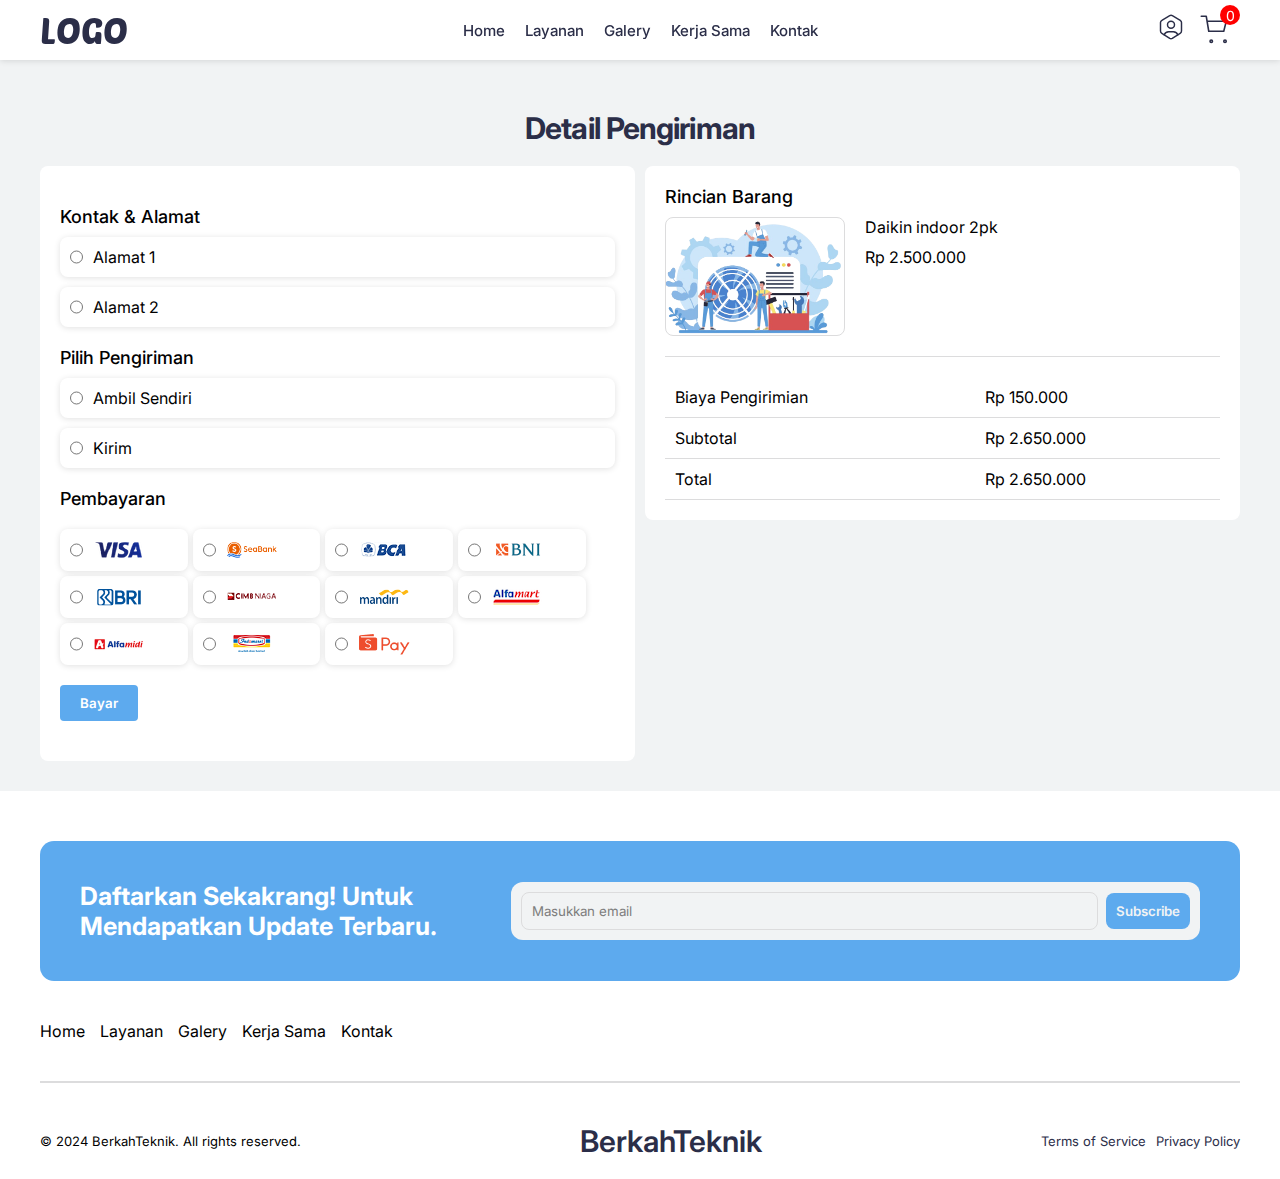
<file: checkout.html>
<!DOCTYPE html>
<html lang="en">
  <head>
    <meta charset="UTF-8" />
    <meta name="viewport" content="width=device-width, initial-scale=1.0" />
    <title>Berkah Teknik</title>

    <link rel="stylesheet" href="./../css/style.css" />
    <link rel="stylesheet" href="./../css/responsive.css" />
  </head>
  <body>
    <!-- ~~~~~~~~~ Notification ~~~~~~~~~~~ -->
    <div class="notifications"></div>

    <!-- ~~~~~~~~~ Loader ~~~~~~~~~~~ -->
    <div class="bg-loader">
      <div class="loader"></div>
    </div>

    <!-- ~~~~~~~~~ Hader ~~~~~~~~~~~ -->
    <header>
      <nav class="sub-container">
        <div class="content-left">
          <a href="index.html#home">
            <h1 class="font">LOGO</h1>
          </a>
        </div>
        <div class="content-middle">
          <ul>
            <li><a href="index.html#home">Home</a></li>
            <li>
              <a href="layanan.html">Layanan</a>
            </li>
            <li><a href="galery.html">Galery</a></li>
            <li>
              <a href="kerja-sama.html">Kerja Sama</a>
            </li>
            <li><a href="kontak.html">Kontak</a></li>
          </ul>
        </div>
        <div class="content-right">
          <a href="akun.html">
            <svg
              xmlns="http://www.w3.org/2000/svg"
              width="28"
              height="28"
              viewBox="0 0 24 24"
              stroke-width="1.25"
              stroke="currentColor"
              fill="none"
              stroke-linecap="round"
              stroke-linejoin="round"
            >
              <path stroke="none" d="M0 0h24v24H0z" fill="none"></path>
              <path d="M12 13a3 3 0 1 0 0 -6a3 3 0 0 0 0 6z"></path>
              <path
                d="M6.201 18.744a4 4 0 0 1 3.799 -2.744h4a4 4 0 0 1 3.798 2.741"
              ></path>
              <path
                d="M19.875 6.27c.7 .398 1.13 1.143 1.125 1.948v7.284c0 .809 -.443 1.555 -1.158 1.948l-6.75 4.27a2.269 2.269 0 0 1 -2.184 0l-6.75 -4.27a2.225 2.225 0 0 1 -1.158 -1.948v-7.285c0 -.809 .443 -1.554 1.158 -1.947l6.75 -3.98a2.33 2.33 0 0 1 2.25 0l6.75 3.98h-.033z"
              ></path>
            </svg>
          </a>
          <a href="cart.html" class="cart-container">
            <svg
              width="30"
              height="30"
              viewBox="0 0 24 24"
              fill="none"
              stroke="currentColor"
              stroke-width="1.25"
              stroke-linecap="round"
              stroke-linejoin="round"
              class="feather feather-shopping-cart"
            >
              <circle cx="9" cy="21" r="1"></circle>
              <circle cx="20" cy="21" r="1"></circle>
              <path d="M1 1h4l2 12h12l2-8H6"></path>
            </svg>
            <div class="indicator"></div>
          </a>
          <div class="cart-show">
            <p>Keranjang Kosong!!!</p>
          </div>
        </div>
      </nav>
    </header>

    <!-- ~~~~~~~~~ Navigasi Mobile ~~~~~~~~~~~ -->
    <div class="nav-mobile">
      <div class="sub-container">
        <a href="index.html#home">
          <svg
            xmlns="http://www.w3.org/2000/svg"
            width="28"
            height="28"
            viewBox="0 0 24 24"
            stroke-width="1.5"
            stroke="currentColor"
            fill="none"
            stroke-linecap="round"
            stroke-linejoin="round"
          >
            <path stroke="none" d="M0 0h24v24H0z" fill="none"></path>
            <path
              d="M19.072 21h-14.144a1.928 1.928 0 0 1 -1.928 -1.928v-6.857c0 -.512 .203 -1 .566 -1.365l7.07 -7.063a1.928 1.928 0 0 1 2.727 0l7.071 7.063c.363 .362 .566 .853 .566 1.365v6.857a1.928 1.928 0 0 1 -1.928 1.928z"
            ></path>
            <path d="M7 13v4h10v-4l-5 -5"></path>
            <path d="M14.8 5.2l-11.8 11.8"></path>
            <path d="M7 17v4"></path>
            <path d="M17 17v4"></path>
          </svg>
          <span>Home</span>
        </a>
        <div class="toogle-menu">
          <label for="menu" class="pointer">
            <svg
              xmlns="http://www.w3.org/2000/svg"
              width="28"
              height="28"
              viewBox="0 0 24 24"
              stroke-width="1.5"
              stroke="currentColor"
              fill="none"
              stroke-linecap="round"
              stroke-linejoin="round"
            >
              <path stroke="none" d="M0 0h24v24H0z" fill="none"></path>
              <path d="M4 4h6v6h-6z"></path>
              <path d="M14 4h6v6h-6z"></path>
              <path d="M4 14h6v6h-6z"></path>
              <path d="M17 17m-3 0a3 3 0 1 0 6 0a3 3 0 1 0 -6 0"></path>
            </svg>
            <span>Menu</span>
          </label>
          <input
            class="toogle-show-menu"
            type="checkbox"
            name="menu"
            id="menu"
          />
          <div class="show-menu">
            <a href="layanan.html">Layanan</a>
            <a href="galery.html">Galery</a>
            <a href="kerja-sama.html">Kerja Sama</a>
            <a href="kontak.html">Kontak</a>
          </div>
        </div>
        <div class="toogle-theme">
          <a href="cart.html" class="cart-container">
            <svg
              width="30"
              height="30"
              viewBox="0 0 24 24"
              fill="none"
              stroke="currentColor"
              stroke-width="1.25"
              stroke-linecap="round"
              stroke-linejoin="round"
              class="feather feather-shopping-cart"
            >
              <circle cx="9" cy="21" r="1"></circle>
              <circle cx="20" cy="21" r="1"></circle>
              <path d="M1 1h4l2 12h12l2-8H6"></path>
            </svg>
            <div class="indicator"></div>
          </a>
          <span>Keranjang</span>
        </div>
        <a href="akun.html">
          <svg
            xmlns="http://www.w3.org/2000/svg"
            width="28"
            height="28"
            viewBox="0 0 24 24"
            stroke-width="1.25"
            stroke="currentColor"
            fill="none"
            stroke-linecap="round"
            stroke-linejoin="round"
          >
            <path stroke="none" d="M0 0h24v24H0z" fill="none"></path>
            <path d="M12 13a3 3 0 1 0 0 -6a3 3 0 0 0 0 6z"></path>
            <path
              d="M6.201 18.744a4 4 0 0 1 3.799 -2.744h4a4 4 0 0 1 3.798 2.741"
            ></path>
            <path
              d="M19.875 6.27c.7 .398 1.13 1.143 1.125 1.948v7.284c0 .809 -.443 1.555 -1.158 1.948l-6.75 4.27a2.269 2.269 0 0 1 -2.184 0l-6.75 -4.27a2.225 2.225 0 0 1 -1.158 -1.948v-7.285c0 -.809 .443 -1.554 1.158 -1.947l6.75 -3.98a2.33 2.33 0 0 1 2.25 0l6.75 3.98h-.033z"
            ></path>
          </svg>
          <span>Akun</span>
        </a>
      </div>
    </div>

    <!-- ~~~~~~~~~ Section ~~~~~~~~~~~ -->
    <div class="page checkout-page" id="checkout">
      <div class="sub-container">
        <h2 class="caption-page">Detail Pengiriman</h2>
        <div class="bg-all">
          <div class="contact-address">
            <div class="sparate">
              <h4>Kontak & Alamat</h4>
              <label class="item" for="rumah">
                <input id="rumah" type="radio" name="alamat" />
                Alamat 1
              </label>
              <label class="item" for="kantor">
                <input id="kantor" type="radio" name="alamat" />
                Alamat 2
              </label>
            </div>
            <div class="sparate">
              <h4>Pilih Pengiriman</h4>
              <label class="item" for="ambilsendiri">
                <input id="ambilsendiri" type="radio" name="pengiriman" />
                Ambil Sendiri
              </label>
              <label class="item" for="dikirim">
                <input id="dikirim" type="radio" name="pengiriman" />
                Kirim
              </label>
            </div>
            <div class="sparate payment-method">
              <h4>Pembayaran</h4>
              <div class="sparate list-payment-method">
                <label class="item" for="payment1">
                  <input id="payment1" type="radio" name="pembayaran" />
                  <img src="assets/img/payment/1.png" alt="" />
                </label>
                <label class="item" for="payment2">
                  <input id="payment2" type="radio" name="pembayaran" />
                  <img src="assets/img/payment/2.png" alt="" />
                </label>
                <label class="item" for="payment3">
                  <input id="payment3" type="radio" name="pembayaran" />
                  <img src="assets/img/payment/3.png" alt="" />
                </label>
                <label class="item" for="payment4">
                  <input id="payment4" type="radio" name="pembayaran" />
                  <img src="assets/img/payment/4.png" alt="" />
                </label>
                <label class="item" for="payment5">
                  <input id="payment5" type="radio" name="pembayaran" />
                  <img src="assets/img/payment/5.png" alt="" />
                </label>
                <label class="item" for="payment6">
                  <input id="payment6" type="radio" name="pembayaran" />
                  <img src="assets/img/payment/7.png" alt="" />
                </label>
                <label class="item" for="payment7">
                  <input id="payment7" type="radio" name="pembayaran" />
                  <img src="assets/img/payment/8.png" alt="" />
                </label>
                <label class="item" for="payment8">
                  <input id="payment8" type="radio" name="pembayaran" />
                  <img src="assets/img/payment/9.png" alt="" />
                </label>
                <label class="item" for="payment9">
                  <input id="payment9" type="radio" name="pembayaran" />
                  <img src="assets/img/payment/10.png" alt="" />
                </label>
                <label class="item" for="payment10">
                  <input id="payment10" type="radio" name="pembayaran" />
                  <img src="assets/img/payment/11.png" alt="" />
                </label>
                <label class="item" for="payment11">
                  <input id="payment11" type="radio" name="pembayaran" />
                  <img src="assets/img/payment/12.png" alt="" />
                </label>
              </div>
            </div>
            <div class="sparate">
              <button class="cotinue-pay">Bayar</button>
            </div>
          </div>
          <div class="order-details">
            <h4>Rincian Barang</h4>
            <div class="product-img">
              <img data-co="thumbnail" src="/assets/img/banner-home.png" />
              <div class="product-description">
                <span data-co="produk">Daikin indoor 2pk</span>
                <span data-co="price">Rp 2.500.000</span>
              </div>
            </div>
            <div class="dash"></div>
            <table>
              <tr>
                <td>Biaya Pengirimian</td>
                <td>Rp 150.000</td>
              </tr>
              <tr>
                <td>Subtotal</td>
                <td>Rp 2.650.000</td>
              </tr>
              <tr>
                <td>Total</td>
                <td>Rp 2.650.000</td>
              </tr>
            </table>
          </div>
        </div>
      </div>
      <div class="bg-payment">
        <div class="payment-card">
          <span>Pembayaran berakhir - 30:50</span>
          <img src="assets/img/qr.png" />
          <table>
            <tr>
              <td>Produk</td>
              <td>Daikin indoor 2pk</td>
            </tr>
            <tr>
              <td>Harga</td>
              <td>Rp 2.500.000</td>
            </tr>
            <tr>
              <td>Biaya Pengiriman</td>
              <td>Rp 150.000</td>
            </tr>
            <tr>
              <td>Biaya Admin</td>
              <td>Rp 10.000</td>
            </tr>
            <tr>
              <td>Subtotal</td>
              <td>Rp 2.660.000</td>
            </tr>
            <tr>
              <td>Total</td>
              <td>Rp 2.660.000</td>
            </tr>
          </table>
          <button data-btn="cancel-payment">Batalkan Pembayaran</button>
        </div>
      </div>
      <div class="bg-succes-payment">
        <div class="pop-up-card"></div>
      </div>
    </div>

    <!-- ~~~~~~~~~ Footer ~~~~~~~~~~~ -->
    <footer>
      <div class="sub-container">
        <div class="footer-top">
          <div class="caption">
            <h3>Daftarkan Sekakrang! Untuk Mendapatkan Update Terbaru.</h3>
          </div>
          <div class="form-subscribe">
            <input placeholder="Masukkan email" type="email" />
            <button>Subscribe</button>
          </div>
        </div>
        <div class="footer-mid">
          <ul class="footer-nav">
            <li>
              <a href="\index.html#home">Home</a>
            </li>
            <li>
              <a href="./layanan.html">Layanan</a>
            </li>
            <li><a href="./galery.html">Galery</a></li>
            <li>
              <a href="kerja-sama.html">Kerja Sama</a>
            </li>
            <li><a href="./kontak.html">Kontak</a></li>
          </ul>
          <div class="footer-social">
            <a href="#facebook-account"
              ><i class="fa-brands fa-facebook"></i
            ></a>
            <a href="#twitter-account"><i class="fa-brands fa-twitter"></i></a>
            <a href="#instagram-account"
              ><i class="fa-brands fa-instagram"></i
            ></a>
            <a href="#youtube-account"><i class="fa-brands fa-youtube"></i></a>
          </div>
        </div>
        <span class="footer-dash"></span>
        <div class="footer-bottom">
          <div class="copyrigth">
            <span>© 2024 BerkahTeknik. All rights reserved.</span>
          </div>
          <div class="logo">
            <a href="index.html#home">BerkahTeknik</a>
          </div>
          <div class="terms-privacy">
            <a href="#terms-of-service">Terms of Service</a>
            <a href="#privacy-policy">Privacy Policy</a>
          </div>
        </div>
      </div>
    </footer>
    <script type="module" src="assets/js/final.js"></script>
  </body>
</html>
</file>
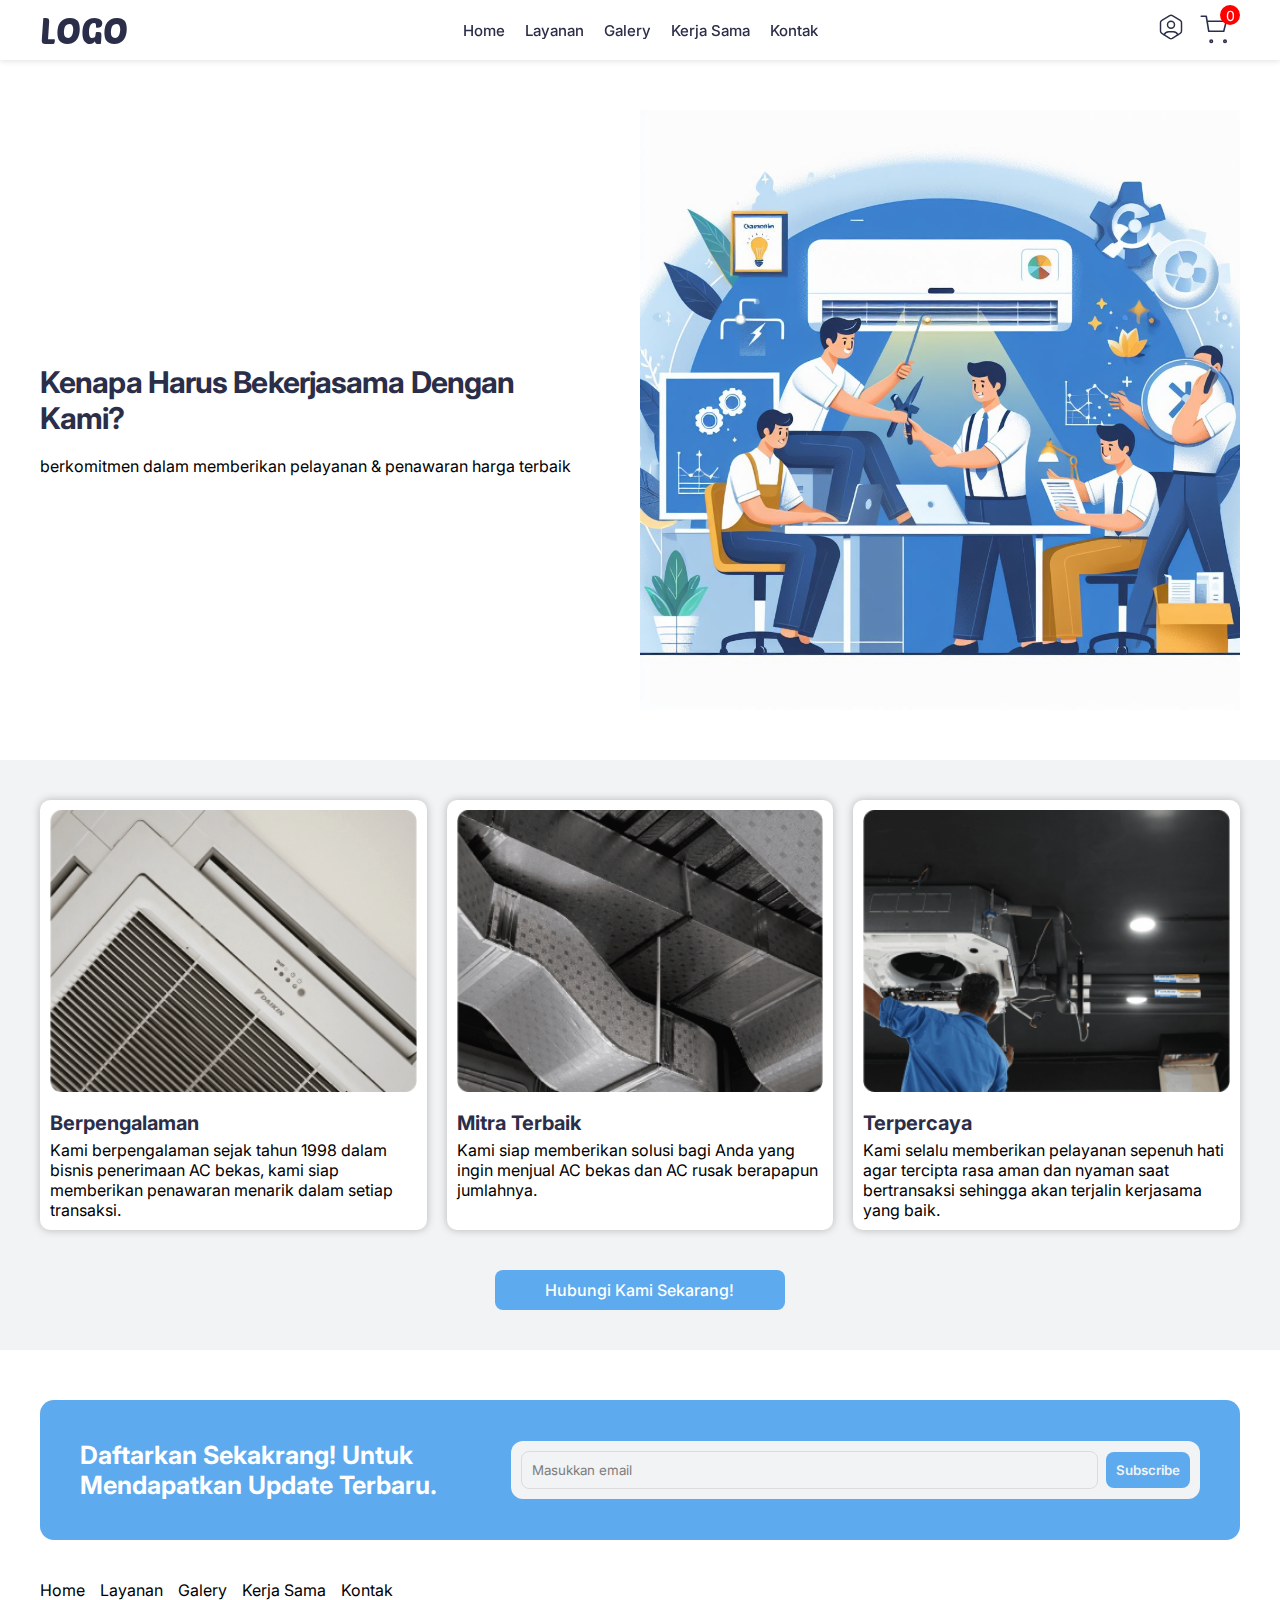
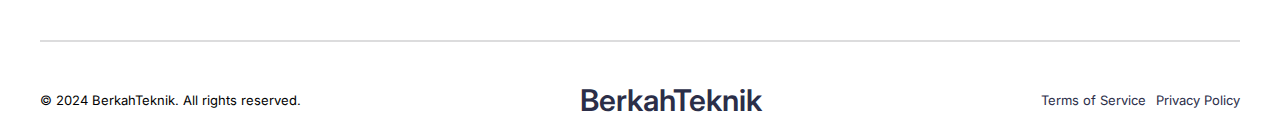
<file: kerja-sama.html>
<!DOCTYPE html>
<html lang="en">
  <head>
    <meta charset="UTF-8" />
    <meta name="viewport" content="width=device-width, initial-scale=1.0" />
    <title>Berkah Teknik</title>

    <link rel="stylesheet" href="./../css/style.css" />
    <link rel="stylesheet" href="./../css/responsive.css" />
  </head>
  <body>
    <!-- ~~~~~~~~~ Notification ~~~~~~~~~~~ -->
    <div class="notifications"></div>

    <!-- ~~~~~~~~~ Loader ~~~~~~~~~~~ -->
    <div class="bg-loader">
      <div class="loader"></div>
    </div>

    <!-- ~~~~~~~~~ Hader ~~~~~~~~~~~ -->
    <header>
      <nav class="sub-container">
        <div class="content-left">
          <a href="index.html#home">
            <h1 class="font">LOGO</h1>
          </a>
        </div>
        <div class="content-middle">
          <ul>
            <li><a href="index.html#home">Home</a></li>
            <li>
              <a href="layanan.html">Layanan</a>
            </li>
            <li><a href="galery.html">Galery</a></li>
            <li>
              <a href="kerja-sama.html">Kerja Sama</a>
            </li>
            <li><a href="kontak.html">Kontak</a></li>
          </ul>
        </div>
        <div class="content-right">
          <a href="akun.html">
            <svg
              xmlns="http://www.w3.org/2000/svg"
              width="28"
              height="28"
              viewBox="0 0 24 24"
              stroke-width="1.25"
              stroke="currentColor"
              fill="none"
              stroke-linecap="round"
              stroke-linejoin="round"
            >
              <path stroke="none" d="M0 0h24v24H0z" fill="none"></path>
              <path d="M12 13a3 3 0 1 0 0 -6a3 3 0 0 0 0 6z"></path>
              <path
                d="M6.201 18.744a4 4 0 0 1 3.799 -2.744h4a4 4 0 0 1 3.798 2.741"
              ></path>
              <path
                d="M19.875 6.27c.7 .398 1.13 1.143 1.125 1.948v7.284c0 .809 -.443 1.555 -1.158 1.948l-6.75 4.27a2.269 2.269 0 0 1 -2.184 0l-6.75 -4.27a2.225 2.225 0 0 1 -1.158 -1.948v-7.285c0 -.809 .443 -1.554 1.158 -1.947l6.75 -3.98a2.33 2.33 0 0 1 2.25 0l6.75 3.98h-.033z"
              ></path>
            </svg>
          </a>
          <a href="cart.html" class="cart-container">
            <svg
              width="30"
              height="30"
              viewBox="0 0 24 24"
              fill="none"
              stroke="currentColor"
              stroke-width="1.25"
              stroke-linecap="round"
              stroke-linejoin="round"
              class="feather feather-shopping-cart"
            >
              <circle cx="9" cy="21" r="1"></circle>
              <circle cx="20" cy="21" r="1"></circle>
              <path d="M1 1h4l2 12h12l2-8H6"></path>
            </svg>
            <div class="indicator"></div>
          </a>
          <div class="cart-show">
            <p>Keranjang Kosong!!!</p>
          </div>
        </div>
      </nav>
    </header>

    <!-- ~~~~~~~~~ Navigasi Mobile ~~~~~~~~~~~ -->
    <div class="nav-mobile">
      <div class="sub-container">
        <a href="index.html#home">
          <svg
            xmlns="http://www.w3.org/2000/svg"
            width="28"
            height="28"
            viewBox="0 0 24 24"
            stroke-width="1.5"
            stroke="currentColor"
            fill="none"
            stroke-linecap="round"
            stroke-linejoin="round"
          >
            <path stroke="none" d="M0 0h24v24H0z" fill="none"></path>
            <path
              d="M19.072 21h-14.144a1.928 1.928 0 0 1 -1.928 -1.928v-6.857c0 -.512 .203 -1 .566 -1.365l7.07 -7.063a1.928 1.928 0 0 1 2.727 0l7.071 7.063c.363 .362 .566 .853 .566 1.365v6.857a1.928 1.928 0 0 1 -1.928 1.928z"
            ></path>
            <path d="M7 13v4h10v-4l-5 -5"></path>
            <path d="M14.8 5.2l-11.8 11.8"></path>
            <path d="M7 17v4"></path>
            <path d="M17 17v4"></path>
          </svg>
          <span>Home</span>
        </a>
        <div class="toogle-menu">
          <label for="menu" class="pointer">
            <svg
              xmlns="http://www.w3.org/2000/svg"
              width="28"
              height="28"
              viewBox="0 0 24 24"
              stroke-width="1.5"
              stroke="currentColor"
              fill="none"
              stroke-linecap="round"
              stroke-linejoin="round"
            >
              <path stroke="none" d="M0 0h24v24H0z" fill="none"></path>
              <path d="M4 4h6v6h-6z"></path>
              <path d="M14 4h6v6h-6z"></path>
              <path d="M4 14h6v6h-6z"></path>
              <path d="M17 17m-3 0a3 3 0 1 0 6 0a3 3 0 1 0 -6 0"></path>
            </svg>
            <span>Menu</span>
          </label>
          <input
            class="toogle-show-menu"
            type="checkbox"
            name="menu"
            id="menu"
          />
          <div class="show-menu">
            <a href="layanan.html">Layanan</a>
            <a href="galery.html">Galery</a>
            <a href="kerja-sama.html">Kerja Sama</a>
            <a href="kontak.html">Kontak</a>
          </div>
        </div>
        <div class="toogle-theme">
          <a href="cart.html" class="cart-container">
            <svg
              width="30"
              height="30"
              viewBox="0 0 24 24"
              fill="none"
              stroke="currentColor"
              stroke-width="1.25"
              stroke-linecap="round"
              stroke-linejoin="round"
              class="feather feather-shopping-cart"
            >
              <circle cx="9" cy="21" r="1"></circle>
              <circle cx="20" cy="21" r="1"></circle>
              <path d="M1 1h4l2 12h12l2-8H6"></path>
            </svg>
            <div class="indicator"></div>
          </a>
          <span>Keranjang</span>
        </div>
        <a href="akun.html">
          <svg
            xmlns="http://www.w3.org/2000/svg"
            width="28"
            height="28"
            viewBox="0 0 24 24"
            stroke-width="1.25"
            stroke="currentColor"
            fill="none"
            stroke-linecap="round"
            stroke-linejoin="round"
          >
            <path stroke="none" d="M0 0h24v24H0z" fill="none"></path>
            <path d="M12 13a3 3 0 1 0 0 -6a3 3 0 0 0 0 6z"></path>
            <path
              d="M6.201 18.744a4 4 0 0 1 3.799 -2.744h4a4 4 0 0 1 3.798 2.741"
            ></path>
            <path
              d="M19.875 6.27c.7 .398 1.13 1.143 1.125 1.948v7.284c0 .809 -.443 1.555 -1.158 1.948l-6.75 4.27a2.269 2.269 0 0 1 -2.184 0l-6.75 -4.27a2.225 2.225 0 0 1 -1.158 -1.948v-7.285c0 -.809 .443 -1.554 1.158 -1.947l6.75 -3.98a2.33 2.33 0 0 1 2.25 0l6.75 3.98h-.033z"
            ></path>
          </svg>
          <span>Akun</span>
        </a>
      </div>
    </div>

    <!-- ~~~~~~~~~ Section ~~~~~~~~~~~ -->
    <div class="page kerja-sama-page" id="kerja-sama">
      <section class="main">
        <div class="sub-container">
          <div class="content-left">
            <h2 class="caption-page">Kenapa Harus Bekerjasama Dengan Kami?</h2>
            <p>
              berkomitmen dalam memberikan pelayanan & penawaran harga terbaik
            </p>
          </div>
          <img
            src="/./../assets/img/kerja-sama/banner.jpeg"
            class="content-right"
          />
        </div>
      </section>
      <section class="list-service">
        <div class="sub-container">
          <div class="item-service">
            <img src="./../assets/img/service-page/pemilhan-unit.png" />
            <div class="item-service-caption">
              <h3>Berpengalaman</h3>
              <p>
                Kami berpengalaman sejak tahun 1998 dalam bisnis penerimaan AC
                bekas, kami siap memberikan penawaran menarik dalam setiap
                transaksi.
              </p>
            </div>
          </div>

          <div class="item-service">
            <img src="./../assets/img/service-page/instalasi-unit.png" />
            <div class="item-service-caption">
              <h3>Mitra Terbaik</h3>
              <p>
                Kami siap memberikan solusi bagi Anda yang ingin menjual AC
                bekas dan AC rusak berapapun jumlahnya.
              </p>
            </div>
          </div>

          <div class="item-service">
            <img src="./../assets/img/service-page/resparasi-unit.png" />
            <div class="item-service-caption">
              <h3>Terpercaya</h3>
              <p>
                Kami selalu memberikan pelayanan sepenuh hati agar tercipta rasa
                aman dan nyaman saat bertransaksi sehingga akan terjalin
                kerjasama yang baik.
              </p>
            </div>
          </div>
          <a href="./kontak.html">Hubungi Kami Sekarang!</a>
        </div>
      </section>
    </div>

    <!-- ~~~~~~~~~ Footer ~~~~~~~~~~~ -->
    <footer>
      <div class="sub-container">
        <div class="footer-top">
          <div class="caption">
            <h3>Daftarkan Sekakrang! Untuk Mendapatkan Update Terbaru.</h3>
          </div>
          <div class="form-subscribe">
            <input placeholder="Masukkan email" type="email" />
            <button>Subscribe</button>
          </div>
        </div>
        <div class="footer-mid">
          <ul class="footer-nav">
            <li>
              <a href="index.html#home">Home</a>
            </li>
            <li>
              <a href="layanan.html">Layanan</a>
            </li>
            <li><a href="galery.html">Galery</a></li>
            <li>
              <a href="kerja-sama.html">Kerja Sama</a>
            </li>
            <li><a href="kontak.html">Kontak</a></li>
          </ul>
          <div class="footer-social">
            <a href="#facebook-account"
              ><i class="fa-brands fa-facebook"></i
            ></a>
            <a href="#twitter-account"><i class="fa-brands fa-twitter"></i></a>
            <a href="#instagram-account"
              ><i class="fa-brands fa-instagram"></i
            ></a>
            <a href="#youtube-account"><i class="fa-brands fa-youtube"></i></a>
          </div>
        </div>
        <span class="footer-dash"></span>
        <div class="footer-bottom">
          <div class="copyrigth">
            <span>© 2024 BerkahTeknik. All rights reserved.</span>
          </div>
          <div class="logo">
            <a href="index.html#home">BerkahTeknik</a>
          </div>
          <div class="terms-privacy">
            <a href="#terms-of-service">Terms of Service</a>
            <a href="#privacy-policy">Privacy Policy</a>
          </div>
        </div>
      </div>
    </footer>

    <script type="module" src="assets/js/final.js"></script>
  </body>
</html>
</file>
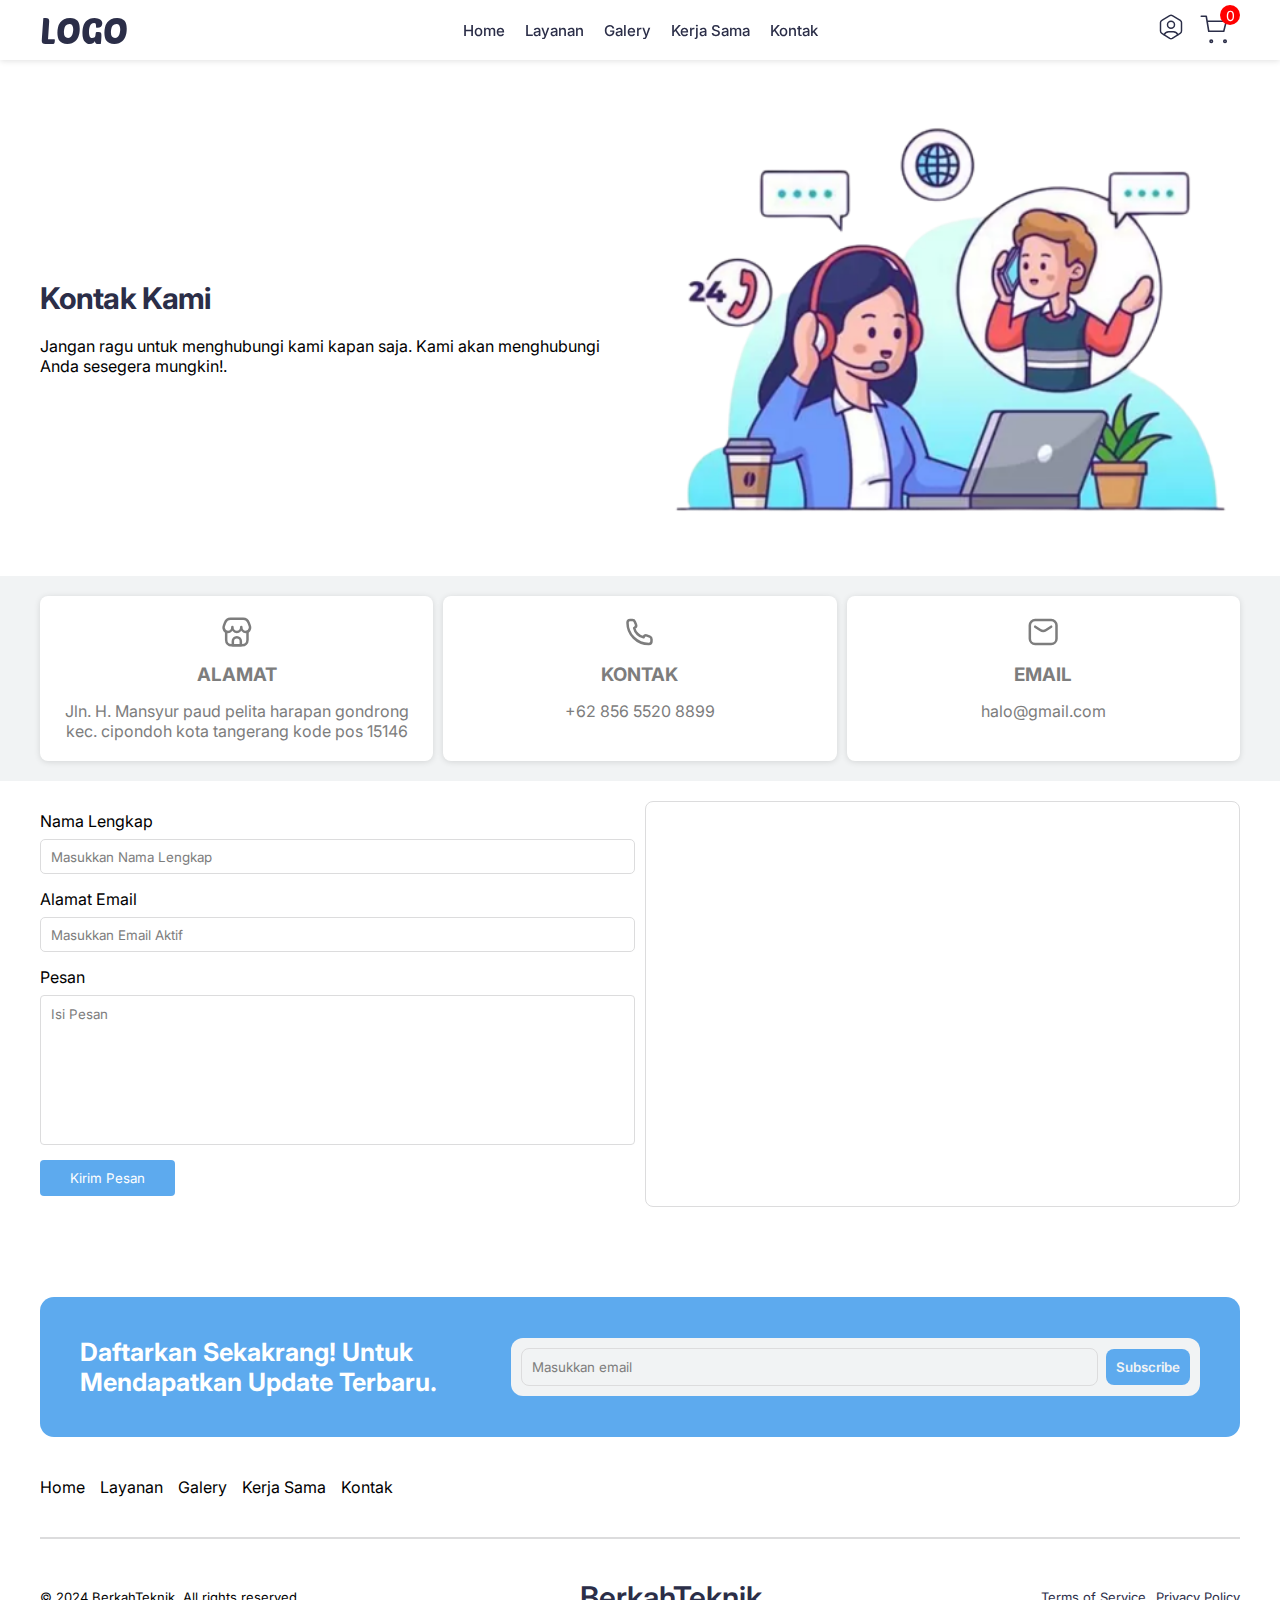
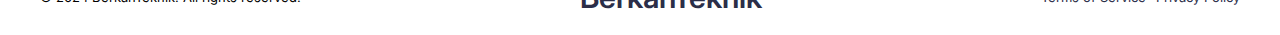
<file: kontak.html>
<!DOCTYPE html>
<html lang="en">
  <head>
    <meta charset="UTF-8" />
    <meta name="viewport" content="width=device-width, initial-scale=1.0" />
    <title>Berkah Teknik</title>

    <link rel="stylesheet" href="./../css/style.css" />
    <link rel="stylesheet" href="./../css/responsive.css" />
  </head>
  <body>
    <!-- ~~~~~~~~~ Notification ~~~~~~~~~~~ -->
    <div class="notifications"></div>

    <!-- ~~~~~~~~~ Loader ~~~~~~~~~~~ -->
    <div class="bg-loader">
      <div class="loader"></div>
    </div>

    <!-- ~~~~~~~~~ Hader ~~~~~~~~~~~ -->
    <header>
      <nav class="sub-container">
        <div class="content-left">
          <a href="index.html#home">
            <h1 class="font">LOGO</h1>
          </a>
        </div>
        <div class="content-middle">
          <ul>
            <li><a href="index.html#home">Home</a></li>
            <li>
              <a href="layanan.html">Layanan</a>
            </li>
            <li><a href="galery.html">Galery</a></li>
            <li>
              <a href="kerja-sama.html">Kerja Sama</a>
            </li>
            <li><a href="kontak.html">Kontak</a></li>
          </ul>
        </div>
        <div class="content-right">
          <a href="akun.html">
            <svg
              xmlns="http://www.w3.org/2000/svg"
              width="28"
              height="28"
              viewBox="0 0 24 24"
              stroke-width="1.25"
              stroke="currentColor"
              fill="none"
              stroke-linecap="round"
              stroke-linejoin="round"
            >
              <path stroke="none" d="M0 0h24v24H0z" fill="none"></path>
              <path d="M12 13a3 3 0 1 0 0 -6a3 3 0 0 0 0 6z"></path>
              <path
                d="M6.201 18.744a4 4 0 0 1 3.799 -2.744h4a4 4 0 0 1 3.798 2.741"
              ></path>
              <path
                d="M19.875 6.27c.7 .398 1.13 1.143 1.125 1.948v7.284c0 .809 -.443 1.555 -1.158 1.948l-6.75 4.27a2.269 2.269 0 0 1 -2.184 0l-6.75 -4.27a2.225 2.225 0 0 1 -1.158 -1.948v-7.285c0 -.809 .443 -1.554 1.158 -1.947l6.75 -3.98a2.33 2.33 0 0 1 2.25 0l6.75 3.98h-.033z"
              ></path>
            </svg>
          </a>
          <a href="cart.html" class="cart-container">
            <svg
              width="30"
              height="30"
              viewBox="0 0 24 24"
              fill="none"
              stroke="currentColor"
              stroke-width="1.25"
              stroke-linecap="round"
              stroke-linejoin="round"
              class="feather feather-shopping-cart"
            >
              <circle cx="9" cy="21" r="1"></circle>
              <circle cx="20" cy="21" r="1"></circle>
              <path d="M1 1h4l2 12h12l2-8H6"></path>
            </svg>
            <div class="indicator"></div>
          </a>
          <div class="cart-show">
            <p>Keranjang Kosong!!!</p>
          </div>
        </div>
      </nav>
    </header>

    <!-- ~~~~~~~~~ Navigasi Mobile ~~~~~~~~~~~ -->
    <div class="nav-mobile">
      <div class="sub-container">
        <a href="index.html#home">
          <svg
            xmlns="http://www.w3.org/2000/svg"
            width="28"
            height="28"
            viewBox="0 0 24 24"
            stroke-width="1.5"
            stroke="currentColor"
            fill="none"
            stroke-linecap="round"
            stroke-linejoin="round"
          >
            <path stroke="none" d="M0 0h24v24H0z" fill="none"></path>
            <path
              d="M19.072 21h-14.144a1.928 1.928 0 0 1 -1.928 -1.928v-6.857c0 -.512 .203 -1 .566 -1.365l7.07 -7.063a1.928 1.928 0 0 1 2.727 0l7.071 7.063c.363 .362 .566 .853 .566 1.365v6.857a1.928 1.928 0 0 1 -1.928 1.928z"
            ></path>
            <path d="M7 13v4h10v-4l-5 -5"></path>
            <path d="M14.8 5.2l-11.8 11.8"></path>
            <path d="M7 17v4"></path>
            <path d="M17 17v4"></path>
          </svg>
          <span>Home</span>
        </a>
        <div class="toogle-menu">
          <label for="menu" class="pointer">
            <svg
              xmlns="http://www.w3.org/2000/svg"
              width="28"
              height="28"
              viewBox="0 0 24 24"
              stroke-width="1.5"
              stroke="currentColor"
              fill="none"
              stroke-linecap="round"
              stroke-linejoin="round"
            >
              <path stroke="none" d="M0 0h24v24H0z" fill="none"></path>
              <path d="M4 4h6v6h-6z"></path>
              <path d="M14 4h6v6h-6z"></path>
              <path d="M4 14h6v6h-6z"></path>
              <path d="M17 17m-3 0a3 3 0 1 0 6 0a3 3 0 1 0 -6 0"></path>
            </svg>
            <span>Menu</span>
          </label>
          <input
            class="toogle-show-menu"
            type="checkbox"
            name="menu"
            id="menu"
          />
          <div class="show-menu">
            <a href="layanan.html">Layanan</a>
            <a href="galery.html">Galery</a>
            <a href="kerja-sama.html">Kerja Sama</a>
            <a href="kontak.html">Kontak</a>
          </div>
        </div>
        <div class="toogle-theme">
          <a href="cart.html" class="cart-container">
            <svg
              width="30"
              height="30"
              viewBox="0 0 24 24"
              fill="none"
              stroke="currentColor"
              stroke-width="1.25"
              stroke-linecap="round"
              stroke-linejoin="round"
              class="feather feather-shopping-cart"
            >
              <circle cx="9" cy="21" r="1"></circle>
              <circle cx="20" cy="21" r="1"></circle>
              <path d="M1 1h4l2 12h12l2-8H6"></path>
            </svg>
            <div class="indicator"></div>
          </a>
          <span>Keranjang</span>
        </div>
        <a href="akun.html">
          <svg
            xmlns="http://www.w3.org/2000/svg"
            width="28"
            height="28"
            viewBox="0 0 24 24"
            stroke-width="1.25"
            stroke="currentColor"
            fill="none"
            stroke-linecap="round"
            stroke-linejoin="round"
          >
            <path stroke="none" d="M0 0h24v24H0z" fill="none"></path>
            <path d="M12 13a3 3 0 1 0 0 -6a3 3 0 0 0 0 6z"></path>
            <path
              d="M6.201 18.744a4 4 0 0 1 3.799 -2.744h4a4 4 0 0 1 3.798 2.741"
            ></path>
            <path
              d="M19.875 6.27c.7 .398 1.13 1.143 1.125 1.948v7.284c0 .809 -.443 1.555 -1.158 1.948l-6.75 4.27a2.269 2.269 0 0 1 -2.184 0l-6.75 -4.27a2.225 2.225 0 0 1 -1.158 -1.948v-7.285c0 -.809 .443 -1.554 1.158 -1.947l6.75 -3.98a2.33 2.33 0 0 1 2.25 0l6.75 3.98h-.033z"
            ></path>
          </svg>
          <span>Akun</span>
        </a>
      </div>
    </div>

    <!-- ~~~~~~~~~ Section ~~~~~~~~~~~ -->
    <div class="page kontak-page" id="kontak">
      <section class="main">
        <div class="sub-container">
          <div class="content-left">
            <h2 class="caption-page">Kontak Kami</h2>
            <p>
              Jangan ragu untuk menghubungi kami kapan saja. Kami akan
              menghubungi Anda sesegera mungkin!.
            </p>
          </div>
          <img src="/assets/img/kontak-kami/banner.png" class="content-right" />
        </div>
      </section>
      <section class="contact-card">
        <div class="sub-container">
          <a class="card-item" href="#">
            <svg
              xmlns="http://www.w3.org/2000/svg"
              width="33"
              height="32"
              viewBox="0 0 33 32"
              fill="none"
            >
              <path
                d="M27.5001 16V24C27.5001 26.9455 25.1123 29.3333 22.1667 29.3333H11.5001C8.55456 29.3333 6.16675 26.9455 6.16675 24V16"
                stroke="currentColor"
                stroke-width="2.5"
                stroke-linejoin="round"
              />
              <path
                d="M23.1917 2.66669H10.4751C8.05194 2.66669 5.87293 4.32636 4.973 6.85742L3.96235 9.69985C3.65642 10.5603 3.44495 11.481 3.66809 12.3665C4.19655 14.4637 5.91105 16 7.94452 16C10.3991 16 12.389 13.7614 12.389 11C12.389 13.7614 14.3788 16 16.8334 16C19.288 16 21.2778 13.7614 21.2778 11C21.2778 13.7614 23.2677 16 25.7223 16C27.7558 16 29.4703 14.4637 29.9987 12.3665C30.2219 11.481 30.0104 10.5603 29.7045 9.69985L28.6938 6.85742C27.7939 4.32636 25.6149 2.66669 23.1917 2.66669Z"
                stroke="currentColor"
                stroke-width="2.5"
                stroke-linejoin="round"
              />
              <path
                d="M12.8334 25.3333C12.8334 23.1242 14.6242 21.3333 16.8334 21.3333C19.0425 21.3333 20.8334 23.1242 20.8334 25.3333V29.3333H12.8334V25.3333Z"
                stroke="currentColor"
                stroke-width="2.5"
                stroke-linejoin="round"
              />
            </svg>
            <h3>ALAMAT</h3>
            <p>
              Jln. H. Mansyur paud pelita harapan gondrong kec. cipondoh kota
              tangerang kode pos 15146
            </p>
          </a>
          <a class="card-item" href="#">
            <svg
              xmlns="http://www.w3.org/2000/svg"
              width="33"
              height="32"
              viewBox="0 0 33 32"
              fill="none"
            >
              <path
                d="M28.5 25.3333V23.1388C28.5 22.0483 27.8361 21.0678 26.8237 20.6628L24.1115 19.5779C22.8238 19.0629 21.3563 19.6208 20.736 20.8613L20.5 21.3333C20.5 21.3333 17.1667 20.6667 14.5 18C11.8333 15.3333 11.1667 12 11.1667 12L11.6387 11.764C12.8792 11.1437 13.4371 9.67618 12.9221 8.38848L11.8372 5.67629C11.4322 4.66387 10.4517 4 9.36125 4H7.16667C5.69391 4 4.5 5.19391 4.5 6.66667C4.5 18.4487 14.0513 28 25.8333 28C27.3061 28 28.5 26.8061 28.5 25.3333Z"
                stroke="currentColor"
                stroke-width="2.5"
                stroke-linejoin="round"
              />
            </svg>
            <h3>KONTAK</h3>
            <p>+62 856 5520 8899</p>
          </a>
          <a class="card-item" href="#">
            <svg
              xmlns="http://www.w3.org/2000/svg"
              width="33"
              height="32"
              viewBox="0 0 33 32"
              fill="none"
            >
              <path
                d="M8.16671 10.6667L13.2083 14.0277C14.9998 15.222 17.3336 15.222 19.1251 14.0277L24.1667 10.6667M8.16671 28H24.1667C27.1122 28 29.5 25.6122 29.5 22.6667V9.33333C29.5 6.38781 27.1122 4 24.1667 4H8.16671C5.22119 4 2.83337 6.38781 2.83337 9.33333V22.6667C2.83337 25.6122 5.22119 28 8.16671 28Z"
                stroke="currentColor"
                stroke-width="2.5"
                stroke-linecap="round"
                stroke-linejoin="round"
              />
            </svg>
            <h3>EMAIL</h3>
            <p>halo@gmail.com</p>
          </a>
        </div>
      </section>
      <section class="maps-card">
        <div class="sub-container">
          <form action="#" class="input-form">
            <div>
              <label for="send-name">Nama Lengkap</label>
              <input type="text" placeholder="Masukkan Nama Lengkap" />
            </div>
            <div>
              <label for="send-email">Alamat Email</label>
              <input type="email" placeholder="Masukkan Email Aktif" />
            </div>
            <div>
              <label for="send-message">Pesan</label>
              <textarea placeholder="Isi Pesan"></textarea>
            </div>
            <button type="submit">Kirim Pesan</button>
          </form>
          <div class="map-view" style="width: 100%">
            <iframe
              width="100%"
              height="400"
              frameborder="0"
              scrolling="no"
              marginheight="0"
              marginwidth="0"
              src="https://maps.google.com/maps?width=100%25&amp;height=600&amp;hl=en&amp;q=Jl.%20Kihajar%20Dewantoro%20No.64,%20RT.003/RW.003,%20Gondrong,%20Kec.%20Cipondoh,%20Kota%20Tangerang,%20Banten%2015146+(xgoremd)&amp;t=&amp;z=14&amp;ie=UTF8&amp;iwloc=B&amp;output=embed"
              ><a href="https://www.gps.ie/">gps trackers</a></iframe
            >
          </div>
        </div>
      </section>
    </div>

    <!-- ~~~~~~~~~ Footer ~~~~~~~~~~~ -->
    <footer>
      <div class="sub-container">
        <div class="footer-top">
          <div class="caption">
            <h3>Daftarkan Sekakrang! Untuk Mendapatkan Update Terbaru.</h3>
          </div>
          <div class="form-subscribe">
            <input placeholder="Masukkan email" type="email" />
            <button>Subscribe</button>
          </div>
        </div>
        <div class="footer-mid">
          <ul class="footer-nav">
            <li>
              <a href="index.html#home">Home</a>
            </li>
            <li>
              <a href="layanan.html">Layanan</a>
            </li>
            <li><a href="#galery">Galery</a></li>
            <li>
              <a href="kerja-sama.html">Kerja Sama</a>
            </li>
            <li><a href="kontak.html">Kontak</a></li>
          </ul>
          <div class="footer-social">
            <a href="#facebook-account"
              ><i class="fa-brands fa-facebook"></i
            ></a>
            <a href="#twitter-account"><i class="fa-brands fa-twitter"></i></a>
            <a href="#instagram-account"
              ><i class="fa-brands fa-instagram"></i
            ></a>
            <a href="#youtube-account"><i class="fa-brands fa-youtube"></i></a>
          </div>
        </div>
        <span class="footer-dash"></span>
        <div class="footer-bottom">
          <div class="copyrigth">
            <span>© 2024 BerkahTeknik. All rights reserved.</span>
          </div>
          <div class="logo">
            <a href="index.html#home">BerkahTeknik</a>
          </div>
          <div class="terms-privacy">
            <a href="#terms-of-service">Terms of Service</a>
            <a href="#privacy-policy">Privacy Policy</a>
          </div>
        </div>
      </div>
    </footer>
    <script type="module" src="./../assets/js/final.js"></script>
  </body>
</html>
</file>
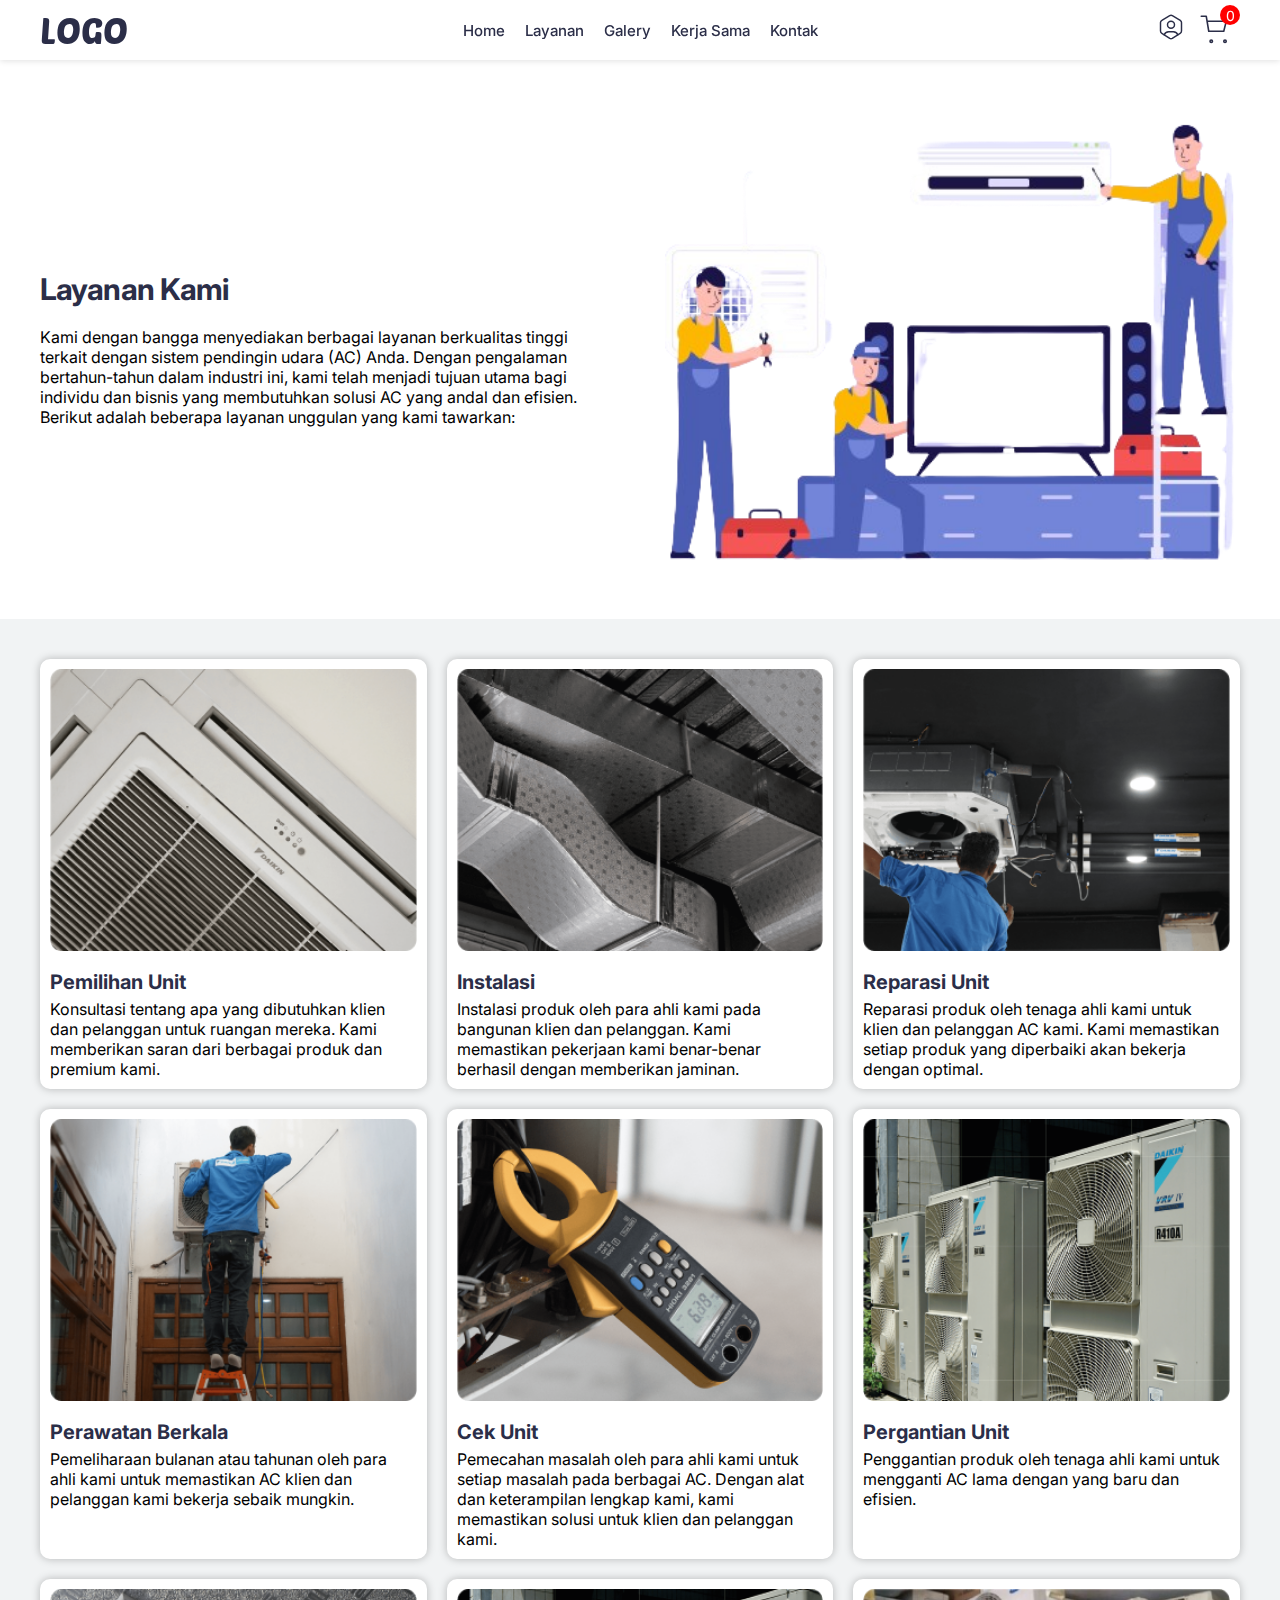
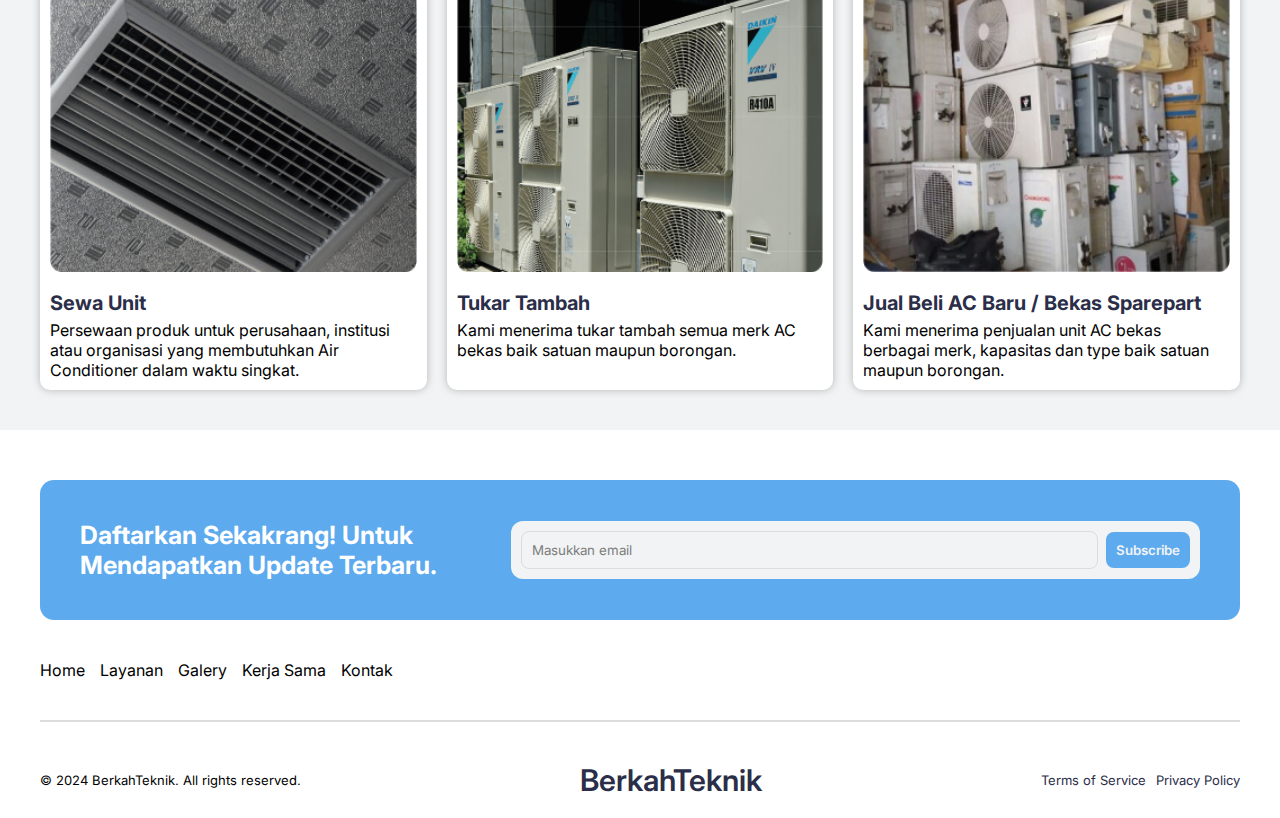
<file: layanan.html>
<!DOCTYPE html>
<html lang="en">
  <head>
    <meta charset="UTF-8" />
    <meta name="viewport" content="width=device-width, initial-scale=1.0" />
    <title>Berkah Teknik</title>

    <link rel="stylesheet" href="./../css/style.css" />
    <link rel="stylesheet" href="./../css/responsive.css" />
  </head>
  <body>
    <!-- ~~~~~~~~~ Notification ~~~~~~~~~~~ -->
    <div class="notifications"></div>

    <!-- ~~~~~~~~~ Loader ~~~~~~~~~~~ -->
    <div class="bg-loader">
      <div class="loader"></div>
    </div>

    <!-- ~~~~~~~~~ Hader ~~~~~~~~~~~ -->
    <header>
      <nav class="sub-container">
        <div class="content-left">
          <a href="index.html#home">
            <h1 class="font">LOGO</h1>
          </a>
        </div>
        <div class="content-middle">
          <ul>
            <li><a href="index.html#home">Home</a></li>
            <li>
              <a href="layanan.html">Layanan</a>
            </li>
            <li><a href="galery.html">Galery</a></li>
            <li>
              <a href="kerja-sama.html">Kerja Sama</a>
            </li>
            <li><a href="kontak.html">Kontak</a></li>
          </ul>
        </div>
        <div class="content-right">
          <a href="akun.html">
            <svg
              xmlns="http://www.w3.org/2000/svg"
              width="28"
              height="28"
              viewBox="0 0 24 24"
              stroke-width="1.25"
              stroke="currentColor"
              fill="none"
              stroke-linecap="round"
              stroke-linejoin="round"
            >
              <path stroke="none" d="M0 0h24v24H0z" fill="none"></path>
              <path d="M12 13a3 3 0 1 0 0 -6a3 3 0 0 0 0 6z"></path>
              <path
                d="M6.201 18.744a4 4 0 0 1 3.799 -2.744h4a4 4 0 0 1 3.798 2.741"
              ></path>
              <path
                d="M19.875 6.27c.7 .398 1.13 1.143 1.125 1.948v7.284c0 .809 -.443 1.555 -1.158 1.948l-6.75 4.27a2.269 2.269 0 0 1 -2.184 0l-6.75 -4.27a2.225 2.225 0 0 1 -1.158 -1.948v-7.285c0 -.809 .443 -1.554 1.158 -1.947l6.75 -3.98a2.33 2.33 0 0 1 2.25 0l6.75 3.98h-.033z"
              ></path>
            </svg>
          </a>
          <a href="cart.html" class="cart-container">
            <svg
              width="30"
              height="30"
              viewBox="0 0 24 24"
              fill="none"
              stroke="currentColor"
              stroke-width="1.25"
              stroke-linecap="round"
              stroke-linejoin="round"
              class="feather feather-shopping-cart"
            >
              <circle cx="9" cy="21" r="1"></circle>
              <circle cx="20" cy="21" r="1"></circle>
              <path d="M1 1h4l2 12h12l2-8H6"></path>
            </svg>
            <div class="indicator"></div>
          </a>
          <div class="cart-show">
            <p>Keranjang Kosong!!!</p>
          </div>
        </div>
      </nav>
    </header>

    <!-- ~~~~~~~~~ Navigasi Mobile ~~~~~~~~~~~ -->
    <div class="nav-mobile">
      <div class="sub-container">
        <a href="index.html#home">
          <svg
            xmlns="http://www.w3.org/2000/svg"
            width="28"
            height="28"
            viewBox="0 0 24 24"
            stroke-width="1.5"
            stroke="currentColor"
            fill="none"
            stroke-linecap="round"
            stroke-linejoin="round"
          >
            <path stroke="none" d="M0 0h24v24H0z" fill="none"></path>
            <path
              d="M19.072 21h-14.144a1.928 1.928 0 0 1 -1.928 -1.928v-6.857c0 -.512 .203 -1 .566 -1.365l7.07 -7.063a1.928 1.928 0 0 1 2.727 0l7.071 7.063c.363 .362 .566 .853 .566 1.365v6.857a1.928 1.928 0 0 1 -1.928 1.928z"
            ></path>
            <path d="M7 13v4h10v-4l-5 -5"></path>
            <path d="M14.8 5.2l-11.8 11.8"></path>
            <path d="M7 17v4"></path>
            <path d="M17 17v4"></path>
          </svg>
          <span>Home</span>
        </a>
        <div class="toogle-menu">
          <label for="menu" class="pointer">
            <svg
              xmlns="http://www.w3.org/2000/svg"
              width="28"
              height="28"
              viewBox="0 0 24 24"
              stroke-width="1.5"
              stroke="currentColor"
              fill="none"
              stroke-linecap="round"
              stroke-linejoin="round"
            >
              <path stroke="none" d="M0 0h24v24H0z" fill="none"></path>
              <path d="M4 4h6v6h-6z"></path>
              <path d="M14 4h6v6h-6z"></path>
              <path d="M4 14h6v6h-6z"></path>
              <path d="M17 17m-3 0a3 3 0 1 0 6 0a3 3 0 1 0 -6 0"></path>
            </svg>
            <span>Menu</span>
          </label>
          <input
            class="toogle-show-menu"
            type="checkbox"
            name="menu"
            id="menu"
          />
          <div class="show-menu">
            <a href="layanan.html">Layanan</a>
            <a href="galery.html">Galery</a>
            <a href="kerja-sama.html">Kerja Sama</a>
            <a href="kontak.html">Kontak</a>
          </div>
        </div>
        <div class="toogle-theme">
          <a href="cart.html" class="cart-container">
            <svg
              width="30"
              height="30"
              viewBox="0 0 24 24"
              fill="none"
              stroke="currentColor"
              stroke-width="1.25"
              stroke-linecap="round"
              stroke-linejoin="round"
              class="feather feather-shopping-cart"
            >
              <circle cx="9" cy="21" r="1"></circle>
              <circle cx="20" cy="21" r="1"></circle>
              <path d="M1 1h4l2 12h12l2-8H6"></path>
            </svg>
            <div class="indicator"></div>
          </a>
          <span>Keranjang</span>
        </div>
        <a href="akun.html">
          <svg
            xmlns="http://www.w3.org/2000/svg"
            width="28"
            height="28"
            viewBox="0 0 24 24"
            stroke-width="1.25"
            stroke="currentColor"
            fill="none"
            stroke-linecap="round"
            stroke-linejoin="round"
          >
            <path stroke="none" d="M0 0h24v24H0z" fill="none"></path>
            <path d="M12 13a3 3 0 1 0 0 -6a3 3 0 0 0 0 6z"></path>
            <path
              d="M6.201 18.744a4 4 0 0 1 3.799 -2.744h4a4 4 0 0 1 3.798 2.741"
            ></path>
            <path
              d="M19.875 6.27c.7 .398 1.13 1.143 1.125 1.948v7.284c0 .809 -.443 1.555 -1.158 1.948l-6.75 4.27a2.269 2.269 0 0 1 -2.184 0l-6.75 -4.27a2.225 2.225 0 0 1 -1.158 -1.948v-7.285c0 -.809 .443 -1.554 1.158 -1.947l6.75 -3.98a2.33 2.33 0 0 1 2.25 0l6.75 3.98h-.033z"
            ></path>
          </svg>
          <span>Akun</span>
        </a>
      </div>
    </div>

    <!-- ~~~~~~~~~ Section ~~~~~~~~~~~ -->
    <section class="page layanan-page" id="layanan">
      <section class="main">
        <div class="sub-container">
          <div class="content-left">
            <h2 class="caption-page">Layanan Kami</h2>
            <p>
              Kami dengan bangga menyediakan berbagai layanan berkualitas tinggi
              terkait dengan sistem pendingin udara (AC) Anda. Dengan pengalaman
              bertahun-tahun dalam industri ini, kami telah menjadi tujuan utama
              bagi individu dan bisnis yang membutuhkan solusi AC yang andal dan
              efisien. Berikut adalah beberapa layanan unggulan yang kami
              tawarkan:
            </p>
          </div>
          <img src="./../assets/img/banner-service.png" class="content-right" />
        </div>
      </section>
      <section class="list-service">
        <div class="sub-container">
          <div class="item-service">
            <img src="./../assets/img/service-page/pemilhan-unit.png" />
            <div class="item-service-caption">
              <h3>Pemilihan Unit</h3>
              <p>
                Konsultasi tentang apa yang dibutuhkan klien dan pelanggan untuk
                ruangan mereka. Kami memberikan saran dari berbagai produk dan
                premium kami.
              </p>
            </div>
          </div>

          <div class="item-service">
            <img src="./../assets/img/service-page/instalasi-unit.png" />
            <div class="item-service-caption">
              <h3>Instalasi</h3>
              <p>
                Instalasi produk oleh para ahli kami pada bangunan klien dan
                pelanggan. Kami memastikan pekerjaan kami benar-benar berhasil
                dengan memberikan jaminan.
              </p>
            </div>
          </div>

          <div class="item-service">
            <img src="./../assets/img/service-page/resparasi-unit.png" />
            <div class="item-service-caption">
              <h3>Reparasi Unit</h3>
              <p>
                Reparasi produk oleh tenaga ahli kami untuk klien dan pelanggan
                AC kami. Kami memastikan setiap produk yang diperbaiki akan
                bekerja dengan optimal.
              </p>
            </div>
          </div>

          <div class="item-service">
            <img src="./../assets/img/service-page/perawatan-unit.png" />
            <div class="item-service-caption">
              <h3>Perawatan Berkala</h3>
              <p>
                Pemeliharaan bulanan atau tahunan oleh para ahli kami untuk
                memastikan AC klien dan pelanggan kami bekerja sebaik mungkin.
              </p>
            </div>
          </div>

          <div class="item-service">
            <img src="./../assets/img/service-page/cek-unit.png" />
            <div class="item-service-caption">
              <h3>Cek Unit</h3>
              <p>
                Pemecahan masalah oleh para ahli kami untuk setiap masalah pada
                berbagai AC. Dengan alat dan keterampilan lengkap kami, kami
                memastikan solusi untuk klien dan pelanggan kami.
              </p>
            </div>
          </div>

          <div class="item-service">
            <img src="./../assets/img/service-page/pergantian-unit.png" />
            <div class="item-service-caption">
              <h3>Pergantian Unit</h3>
              <p>
                Penggantian produk oleh tenaga ahli kami untuk mengganti AC lama
                dengan yang baru dan efisien.
              </p>
            </div>
          </div>

          <div class="item-service">
            <img src="./../assets/img/service-page/sewa-unit.png" />
            <div class="item-service-caption">
              <h3>Sewa Unit</h3>
              <p>
                Persewaan produk untuk perusahaan, institusi atau organisasi
                yang membutuhkan Air Conditioner dalam waktu singkat.
              </p>
            </div>
          </div>

          <div class="item-service">
            <img src="./../assets/img/service-page/tukar-tambah-unit.png" />
            <div class="item-service-caption">
              <h3>Tukar Tambah</h3>
              <p>
                Kami menerima tukar tambah semua merk AC bekas baik satuan
                maupun borongan.
              </p>
            </div>
          </div>

          <div class="item-service">
            <img src="./../assets/img/service-page/menerima-jual-beli.png" />
            <div class="item-service-caption">
              <h3>Jual Beli AC Baru / Bekas Sparepart</h3>
              <p>
                Kami menerima penjualan unit AC bekas berbagai merk, kapasitas
                dan type baik satuan maupun borongan.
              </p>
            </div>
          </div>
        </div>
      </section>
    </section>

    <!-- ~~~~~~~~~ Footer ~~~~~~~~~~~ -->
    <footer>
      <div class="sub-container">
        <div class="footer-top">
          <div class="caption">
            <h3>Daftarkan Sekakrang! Untuk Mendapatkan Update Terbaru.</h3>
          </div>
          <div class="form-subscribe">
            <input placeholder="Masukkan email" type="email" />
            <button>Subscribe</button>
          </div>
        </div>
        <div class="footer-mid">
          <ul class="footer-nav">
            <li>
              <a href="index.html#home">Home</a>
            </li>
            <li>
              <a href="./layanan.html">Layanan</a>
            </li>
            <li><a href="./galery.html">Galery</a></li>
            <li>
              <a href="kerja-sama.html">Kerja Sama</a>
            </li>
            <li><a href="kontak.html">Kontak</a></li>
          </ul>
          <div class="footer-social">
            <a href="#facebook-account"
              ><i class="fa-brands fa-facebook"></i
            ></a>
            <a href="#twitter-account"><i class="fa-brands fa-twitter"></i></a>
            <a href="#instagram-account"
              ><i class="fa-brands fa-instagram"></i
            ></a>
            <a href="#youtube-account"><i class="fa-brands fa-youtube"></i></a>
          </div>
        </div>
        <span class="footer-dash"></span>
        <div class="footer-bottom">
          <div class="copyrigth">
            <span>© 2024 BerkahTeknik. All rights reserved.</span>
          </div>
          <div class="logo">
            <a href="index.html#home">BerkahTeknik</a>
          </div>
          <div class="terms-privacy">
            <a href="#terms-of-service">Terms of Service</a>
            <a href="#privacy-policy">Privacy Policy</a>
          </div>
        </div>
      </div>
    </footer>

    <script type="module" src="assets/js/final.js"></script>
  </body>
</html>
</file>
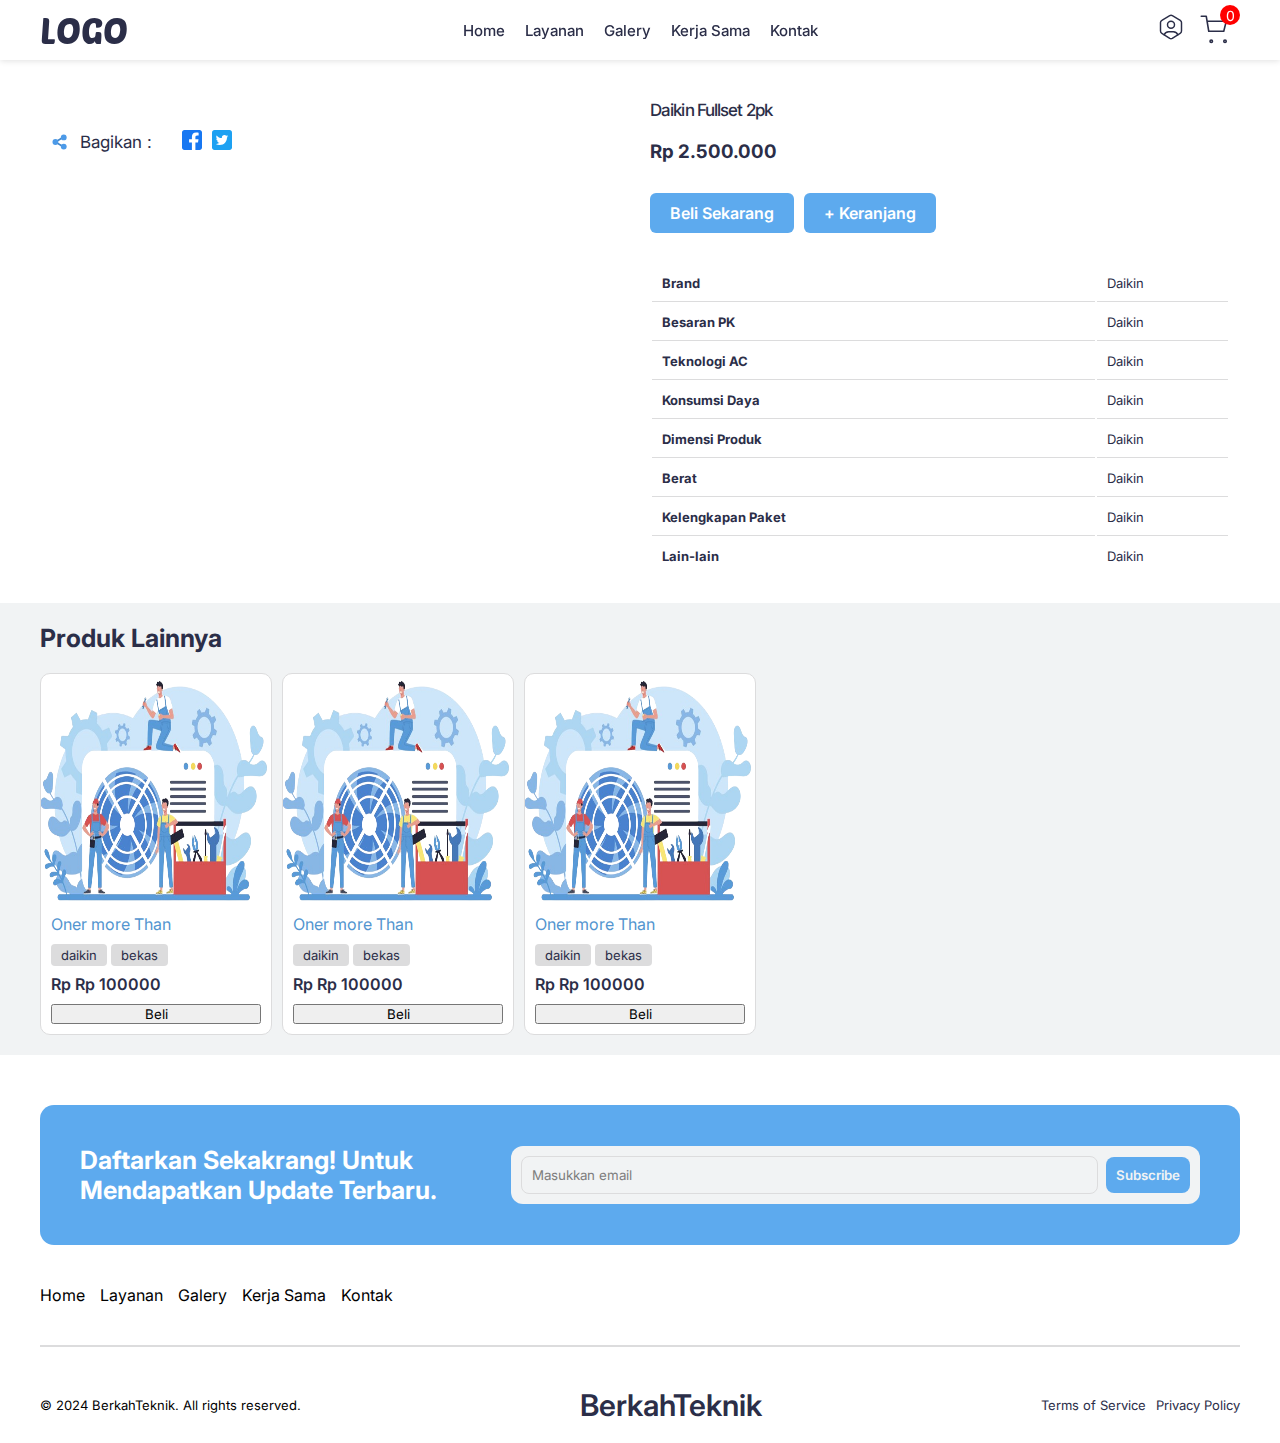
<file: product.html>
<!DOCTYPE html>
<html lang="en">
  <head>
    <meta charset="UTF-8" />
    <meta name="viewport" content="width=device-width, initial-scale=1.0" />
    <title>Berkah Teknik</title>

    <link rel="stylesheet" href="./../css/style.css" />
    <link rel="stylesheet" href="./../css/responsive.css" />
  </head>
  <body>
    <!-- ~~~~~~~~~ Notification ~~~~~~~~~~~ -->
    <div class="notifications"></div>

    <!-- ~~~~~~~~~ Loader ~~~~~~~~~~~ -->
    <div class="bg-loader">
      <div class="loader"></div>
    </div>

    <!-- ~~~~~~~~~ Hader ~~~~~~~~~~~ -->
    <header>
      <nav class="sub-container">
        <div class="content-left">
          <a href="index.html#home">
            <h1 class="font">LOGO</h1>
          </a>
        </div>
        <div class="content-middle">
          <ul>
            <li><a href="index.html#home">Home</a></li>
            <li>
              <a href="layanan.html">Layanan</a>
            </li>
            <li><a href="galery.html">Galery</a></li>
            <li>
              <a href="kerja-sama.html">Kerja Sama</a>
            </li>
            <li><a href="kontak.html">Kontak</a></li>
          </ul>
        </div>
        <div class="content-right">
          <a href="akun.html">
            <svg
              xmlns="http://www.w3.org/2000/svg"
              width="28"
              height="28"
              viewBox="0 0 24 24"
              stroke-width="1.25"
              stroke="currentColor"
              fill="none"
              stroke-linecap="round"
              stroke-linejoin="round"
            >
              <path stroke="none" d="M0 0h24v24H0z" fill="none"></path>
              <path d="M12 13a3 3 0 1 0 0 -6a3 3 0 0 0 0 6z"></path>
              <path
                d="M6.201 18.744a4 4 0 0 1 3.799 -2.744h4a4 4 0 0 1 3.798 2.741"
              ></path>
              <path
                d="M19.875 6.27c.7 .398 1.13 1.143 1.125 1.948v7.284c0 .809 -.443 1.555 -1.158 1.948l-6.75 4.27a2.269 2.269 0 0 1 -2.184 0l-6.75 -4.27a2.225 2.225 0 0 1 -1.158 -1.948v-7.285c0 -.809 .443 -1.554 1.158 -1.947l6.75 -3.98a2.33 2.33 0 0 1 2.25 0l6.75 3.98h-.033z"
              ></path>
            </svg>
          </a>
          <a href="cart.html" class="cart-container">
            <svg
              width="30"
              height="30"
              viewBox="0 0 24 24"
              fill="none"
              stroke="currentColor"
              stroke-width="1.25"
              stroke-linecap="round"
              stroke-linejoin="round"
              class="feather feather-shopping-cart"
            >
              <circle cx="9" cy="21" r="1"></circle>
              <circle cx="20" cy="21" r="1"></circle>
              <path d="M1 1h4l2 12h12l2-8H6"></path>
            </svg>
            <div class="indicator"></div>
          </a>
          <div class="cart-show">
            <p>Keranjang Kosong!!!</p>
          </div>
        </div>
      </nav>
    </header>

    <!-- ~~~~~~~~~ Navigasi Mobile ~~~~~~~~~~~ -->
    <div class="nav-mobile">
      <div class="sub-container">
        <a href="index.html#home">
          <svg
            xmlns="http://www.w3.org/2000/svg"
            width="28"
            height="28"
            viewBox="0 0 24 24"
            stroke-width="1.5"
            stroke="currentColor"
            fill="none"
            stroke-linecap="round"
            stroke-linejoin="round"
          >
            <path stroke="none" d="M0 0h24v24H0z" fill="none"></path>
            <path
              d="M19.072 21h-14.144a1.928 1.928 0 0 1 -1.928 -1.928v-6.857c0 -.512 .203 -1 .566 -1.365l7.07 -7.063a1.928 1.928 0 0 1 2.727 0l7.071 7.063c.363 .362 .566 .853 .566 1.365v6.857a1.928 1.928 0 0 1 -1.928 1.928z"
            ></path>
            <path d="M7 13v4h10v-4l-5 -5"></path>
            <path d="M14.8 5.2l-11.8 11.8"></path>
            <path d="M7 17v4"></path>
            <path d="M17 17v4"></path>
          </svg>
          <span>Home</span>
        </a>
        <div class="toogle-menu">
          <label for="menu" class="pointer">
            <svg
              xmlns="http://www.w3.org/2000/svg"
              width="28"
              height="28"
              viewBox="0 0 24 24"
              stroke-width="1.5"
              stroke="currentColor"
              fill="none"
              stroke-linecap="round"
              stroke-linejoin="round"
            >
              <path stroke="none" d="M0 0h24v24H0z" fill="none"></path>
              <path d="M4 4h6v6h-6z"></path>
              <path d="M14 4h6v6h-6z"></path>
              <path d="M4 14h6v6h-6z"></path>
              <path d="M17 17m-3 0a3 3 0 1 0 6 0a3 3 0 1 0 -6 0"></path>
            </svg>
            <span>Menu</span>
          </label>
          <input
            class="toogle-show-menu"
            type="checkbox"
            name="menu"
            id="menu"
          />
          <div class="show-menu">
            <a href="layanan.html">Layanan</a>
            <a href="galery.html">Galery</a>
            <a href="kerja-sama.html">Kerja Sama</a>
            <a href="kontak.html">Kontak</a>
          </div>
        </div>
        <div class="toogle-theme">
          <a href="cart.html" class="cart-container">
            <svg
              width="30"
              height="30"
              viewBox="0 0 24 24"
              fill="none"
              stroke="currentColor"
              stroke-width="1.25"
              stroke-linecap="round"
              stroke-linejoin="round"
              class="feather feather-shopping-cart"
            >
              <circle cx="9" cy="21" r="1"></circle>
              <circle cx="20" cy="21" r="1"></circle>
              <path d="M1 1h4l2 12h12l2-8H6"></path>
            </svg>
            <div class="indicator"></div>
          </a>
          <span>Keranjang</span>
        </div>
        <a href="akun.html">
          <svg
            xmlns="http://www.w3.org/2000/svg"
            width="28"
            height="28"
            viewBox="0 0 24 24"
            stroke-width="1.25"
            stroke="currentColor"
            fill="none"
            stroke-linecap="round"
            stroke-linejoin="round"
          >
            <path stroke="none" d="M0 0h24v24H0z" fill="none"></path>
            <path d="M12 13a3 3 0 1 0 0 -6a3 3 0 0 0 0 6z"></path>
            <path
              d="M6.201 18.744a4 4 0 0 1 3.799 -2.744h4a4 4 0 0 1 3.798 2.741"
            ></path>
            <path
              d="M19.875 6.27c.7 .398 1.13 1.143 1.125 1.948v7.284c0 .809 -.443 1.555 -1.158 1.948l-6.75 4.27a2.269 2.269 0 0 1 -2.184 0l-6.75 -4.27a2.225 2.225 0 0 1 -1.158 -1.948v-7.285c0 -.809 .443 -1.554 1.158 -1.947l6.75 -3.98a2.33 2.33 0 0 1 2.25 0l6.75 3.98h-.033z"
            ></path>
          </svg>
          <span>Akun</span>
        </a>
      </div>
    </div>

    <!-- ~~~~~~~~~ Section ~~~~~~~~~~~ -->
    <div class="page detail-product-page" id="detail-product">
      <section class="view-product">
        <div class="sub-container">
          <div class="view-img">
            <div class="bg-full-img">
              <!-- <img
                class="full-img"
                src="https://apollo.olx.co.id:443/v1/files/66383e8abe29-ID/image"
              /> -->
            </div>
            <div class="list-view-img">
              <!-- JAVASCRIPT -->
            </div>
            <div class="share">
              <svg
                data-name="Layer 45"
                height="20"
                id="Layer_45"
                viewBox="0 0 24 24"
                height="20"
                xmlns="http://www.w3.org/2000/svg"
              >
                <title />
                <polygon
                  points="15.985 18.857 4.557 12 15.985 5.143 17.015 6.857 8.443 12 17.015 17.143 15.985 18.857"
                  style="fill: #4286c9"
                />
                <circle cx="16.5" cy="6.5" r="3.5" style="fill: #4c9ae8" />
                <circle cx="6.5" cy="12" r="3.5" style="fill: #4c9ae8" />
                <circle cx="16.5" cy="17.5" r="3.5" style="fill: #4c9ae8" />
              </svg>
              <span>Bagikan : </span>
              <a href="https://facebook.com" target="_blank">
                <svg
                  height="20"
                  width="20"
                  style="
                    fill-rule: evenodd;
                    clip-rule: evenodd;
                    stroke-linejoin: round;
                    stroke-miterlimit: 2;
                    pointer-events: none;
                  "
                  version="1.1"
                  viewBox="0 0 512 512"
                  xml:space="preserve"
                  xmlns="http://www.w3.org/2000/svg"
                  xmlns:serif="http://www.serif.com/"
                  xmlns:xlink="http://www.w3.org/1999/xlink"
                >
                  <path
                    d="M449.446,0c34.525,0 62.554,28.03 62.554,62.554l0,386.892c0,34.524 -28.03,62.554 -62.554,62.554l-106.468,0l0,-192.915l66.6,0l12.672,-82.621l-79.272,0l0,-53.617c0,-22.603 11.073,-44.636 46.58,-44.636l36.042,0l0,-70.34c0,0 -32.71,-5.582 -63.982,-5.582c-65.288,0 -107.96,39.569 -107.96,111.204l0,62.971l-72.573,0l0,82.621l72.573,0l0,192.915l-191.104,0c-34.524,0 -62.554,-28.03 -62.554,-62.554l0,-386.892c0,-34.524 28.029,-62.554 62.554,-62.554l386.892,0Z"
                    style="fill: #1777f2"
                  />
                </svg>
              </a>
              <a href="https://twitter.com" target="_blank">
                <svg
                  height="20"
                  width="20"
                  style="
                    fill-rule: evenodd;
                    clip-rule: evenodd;
                    stroke-linejoin: round;
                    stroke-miterlimit: 2;
                    pointer-events: none;
                  "
                  version="1.1"
                  viewBox="0 0 512 512"
                  xml:space="preserve"
                  xmlns="http://www.w3.org/2000/svg"
                  xmlns:serif="http://www.serif.com/"
                  xmlns:xlink="http://www.w3.org/1999/xlink"
                >
                  <g>
                    <path
                      d="M448,512l-384,0c-35.328,0 -64,-28.672 -64,-64l0,-384c0,-35.328 28.672,-64 64,-64l384,0c35.328,0 64,28.672 64,64l0,384c0,35.328 -28.672,64 -64,64Z"
                      id="Dark_Blue"
                      style="fill: #1da1f2; fill-rule: nonzero"
                    />
                    <path
                      d="M196.608,386.048c120.704,0 186.752,-100.096 186.752,-186.752c0,-2.816 0,-5.632 -0.128,-8.448c12.8,-9.216 23.936,-20.864 32.768,-34.048c-11.776,5.248 -24.448,8.704 -37.76,10.368c13.568,-8.064 23.936,-20.992 28.928,-36.352c-12.672,7.552 -26.752,12.928 -41.728,15.872c-12.032,-12.8 -29.056,-20.736 -47.872,-20.736c-36.224,0 -65.664,29.44 -65.664,65.664c0,5.12 0.64,10.112 1.664,14.976c-54.528,-2.688 -102.912,-28.928 -135.296,-68.608c-5.632,9.728 -8.832,20.992 -8.832,33.024c0,22.784 11.648,42.88 29.184,54.656c-10.752,-0.384 -20.864,-3.328 -29.696,-8.192l0,0.896c0,31.744 22.656,58.368 52.608,64.384c-5.504,1.536 -11.264,2.304 -17.28,2.304c-4.224,0 -8.32,-0.384 -12.288,-1.152c8.32,26.112 32.64,45.056 61.312,45.568c-22.528,17.664 -50.816,28.16 -81.536,28.16c-5.248,0 -10.496,-0.256 -15.616,-0.896c28.928,18.432 63.488,29.312 100.48,29.312"
                      id="Logo__x2014__FIXED"
                      style="fill: #fff; fill-rule: nonzero"
                    />
                  </g>
                </svg>
              </a>
            </div>
          </div>
          <div class="detail-description">
            <h2 class="title-product">Daikin Fullset 2pk</h2>
            <h3 class="price">Rp 2.500.000</h3>
            <div class="list-btn">
              <a class="get-co" href="checkout.html">Beli Sekarang</a>
              <a class="add-to-cart">+ Keranjang</a>
            </div>
            <div class="bg-table-detail-product">
              <table class="table-detail-product">
                <tr data-dp="brand">
                  <th>Brand</th>
                  <td>Daikin</td>
                </tr>
                <tr data-dp="pk">
                  <th>Besaran PK</th>
                  <td>Daikin</td>
                </tr>
                <tr data-dp="teknologi">
                  <th>Teknologi AC</th>
                  <td>Daikin</td>
                </tr>
                <tr data-dp="daya">
                  <th>Konsumsi Daya</th>
                  <td>Daikin</td>
                </tr>
                <tr data-dp="dimensi">
                  <th>Dimensi Produk</th>
                  <td>Daikin</td>
                </tr>
                <tr data-dp="berat">
                  <th>Berat</th>
                  <td>Daikin</td>
                </tr>
                <tr data-dp="kelengkapan">
                  <th>Kelengkapan Paket</th>
                  <td>Daikin</td>
                </tr>
                <tr data-dp="lainnya">
                  <th>Lain-lain</th>
                  <td>Daikin</td>
                </tr>
                <tr data-dp="sni">
                  <th>Nomor Sertifikat SNI</th>
                  <td>Daikin</td>
                </tr>
                <tr data-dp="nodaftar">
                  <th>Nomor Pendaftaran Barang</th>
                  <td>Daikin</td>
                </tr>
              </table>
            </div>
          </div>
        </div>
      </section>

      <section class="more-product">
        <div class="sub-container">
          <h3 class="title-more">Produk Lainnya</h3>
          <div class="product-content" id="product-recommendations">
            <div class="list-product">
              <div class="image-content">
                <img src="assets/img/banner-home.png" />
              </div>
              <div class="description-product">
                <span class="product-title"
                  ><a href="#detail-product">Oner more Than</a></span
                >
                <div class="deskripsi-label">
                  <span class="list-label">daikin</span>
                  <span class="list-label">bekas</span>
                </div>
                <span class="price">Rp 100000</span>
                <button class="btn-buy">Beli</button>
              </div>
            </div>

            <div class="list-product">
              <div class="image-content">
                <img src="assets/img/banner-home.png" />
              </div>
              <div class="description-product">
                <span class="product-title"
                  ><a href="#detail-product">Oner more Than</a></span
                >
                <div class="deskripsi-label">
                  <span class="list-label">daikin</span>
                  <span class="list-label">bekas</span>
                </div>
                <span class="price">Rp 100000</span>
                <button class="btn-buy">Beli</button>
              </div>
            </div>

            <div class="list-product">
              <div class="image-content">
                <img src="assets/img/banner-home.png" />
              </div>
              <div class="description-product">
                <span class="product-title"
                  ><a href="#detail-product">Oner more Than</a></span
                >
                <div class="deskripsi-label">
                  <span class="list-label">daikin</span>
                  <span class="list-label">bekas</span>
                </div>
                <span class="price">Rp 100000</span>
                <button class="btn-buy">Beli</button>
              </div>
            </div>
          </div>
        </div>
      </section>
    </div>

    <!-- ~~~~~~~~~ Footer ~~~~~~~~~~~ -->
    <footer>
      <div class="sub-container">
        <div class="footer-top">
          <div class="caption">
            <h3>Daftarkan Sekakrang! Untuk Mendapatkan Update Terbaru.</h3>
          </div>
          <div class="form-subscribe">
            <input placeholder="Masukkan email" type="email" />
            <button>Subscribe</button>
          </div>
        </div>
        <div class="footer-mid">
          <ul class="footer-nav">
            <li>
              <a href="index.html#home">Home</a>
            </li>
            <li>
              <a href="layanan.html">Layanan</a>
            </li>
            <li><a href="galery.html">Galery</a></li>
            <li>
              <a href="kerja-sama.html">Kerja Sama</a>
            </li>
            <li><a href="kontak.html">Kontak</a></li>
          </ul>
          <div class="footer-social">
            <a href="#facebook-account"
              ><i class="fa-brands fa-facebook"></i
            ></a>
            <a href="#twitter-account"><i class="fa-brands fa-twitter"></i></a>
            <a href="#instagram-account"
              ><i class="fa-brands fa-instagram"></i
            ></a>
            <a href="#youtube-account"><i class="fa-brands fa-youtube"></i></a>
          </div>
        </div>
        <span class="footer-dash"></span>
        <div class="footer-bottom">
          <div class="copyrigth">
            <span>© 2024 BerkahTeknik. All rights reserved.</span>
          </div>
          <div class="logo">
            <a href="index.html#home">BerkahTeknik</a>
          </div>
          <div class="terms-privacy">
            <a href="#terms-of-service">Terms of Service</a>
            <a href="#privacy-policy">Privacy Policy</a>
          </div>
        </div>
      </div>
    </footer>

    <script type="module" src="assets/js/final.js"></script>
  </body>
</html>
</file>
<file: css/style.css>
@import url("https://fonts.googleapis.com/css2?family=Inter:wght@100..900&display=swap");
@import url("https://fonts.googleapis.com/css2?family=Poetsen+One&display=swap");

.font {
  font-family: "Poetsen One", sans-serif;
  font-weight: 400;
  font-style: normal;
}

/* ~~~~~~~~~CSS Variable~~~~~~~~~~~ */
:root {
  /* pembuatan variabel */

  /* color palet light */
  --Color-Palette-Light-BG: #f1f3f4;
  --Color-Palette-Light-UnitBG: #ffffff;
  --Color-Palette-Light-Stroke: #dcdcdd;
  --Color-Palette-Light-Dash: #dce3eb;
  --Color-Palette-Light-Green: #50c099;
  --Color-Palette-Light-Blue: #5daaee;
  --Color-Palette-Light-BlueActive: #4c8cc4;
  --Color-Palette-Light-Yellow: #ffc565;
  --Color-Palette-Light-Salmon: #f9837c;
  --Color-Palette-Light-Purple: #7b57e0;
  --Color-Palette-Light-Black: #000000;

  /* color palet dark */
  --Color-Palette-Dark-BG: #0d0f11;
  --Color-Palette-Dark-UnitBG: #191d23;
  --Color-Palette-Dark-UnitBG2: #262c36;
  --Color-Palette-Dark-Stroke: #576776;
  --Color-Palette-Dark-Dash: #334e68;
  --Color-Palette-Dark-Green: #47a785;
  --Color-Palette-Dark-Blue: #5395cf;
  --Color-Palette-Dark-Yellow: #efb047;
  --Color-Palette-Dark-Salmon: #f9837c;
  --Color-Palette-Dark-Purple: #7b57e0;
  --Color-Palette-Dark-White: #ffffff;

  /* typography light */
  --Typography-Light-HighlightPrimary: #7b57e0;
  --Typography-Light-BasePrimary: #2b2e48;
  --Typography-Light-BaseSecondary: #7d7d7d;
  --Typography-Light-Error: #c71026;
  --Typography-Light-Succes: #0b8a00;

  /* typography dark */
  --Typography-Dark-HighlightPrimary: #7b57e0;
  --Typography-Dark-BasePrimaryGray1: #e3e3e3;
  --Typography-Dark-BaseSecondaryGray2: #b8c0cc;
  --Typography-Dark-Error: #f53b30;
  --Typography-Dark-Succes: #2aa31f;

  /* setting font */
  font-family: "Inter", sans-serif;
  font-optical-sizing: auto;
  font-weight: weight;
  font-style: normal;
  font-variation-settings: "slnt" 0;

  /* lebar & tinggi */
  --width-container: 1200px;

  /* shadow */
  --shadow: 0 1px 6px 0 rgba(0, 0, 0, 0.12);
}

/* ~~~~~~~~~CSS Reset~~~~~~~~~~~ */
*,
*::before,
*::after {
  margin: 0;
  padding: 0;
  font-family: inherit;
  text-decoration: none;
  list-style: none;
  box-sizing: border-box;
  user-select: none;
}

/* ~~~~~~~~~Global Style~~~~~~~~~~~ */
body {
  background-color: var(--Color-Palette-Light-BG);
}
body::-webkit-scrollbar {
  width: 0px;
}
::-webkit-scrollbar {
  width: 5px;
  height: 5px;
}
::-webkit-scrollbar-track {
  background: #f1f1f1;
}
::-webkit-scrollbar-thumb {
  background: #888;
  border-radius: 4px;
}
::-webkit-scrollbar-thumb:hover {
  background: #555;
}
.container {
  animation: pudar 0.3s;
}
.sub-container {
  width: var(--width-container);
  margin: auto;
}
h2 {
  font-weight: 700;
  letter-spacing: -0.9px;
}
a {
  color: var(--Color-Palette-Dark-Blue);
  &:hover {
    text-decoration: none;
  }
  &:active {
    color: var(--Color-Palette-Light-Salmon);
  }
}
::placeholder {
  color: var(--Typography-Light-BaseSecondary);
}
::placeholder:focus {
  color: green;
}
.page::before {
  content: "";
  display: block;
  width: 100%;
  height: 60px;
}
button {
  cursor: pointer;
}
body.scroll {
  overflow: hidden;
}

section.product,
section.more-product {
  .product-content {
    animation: pudarin 1s;
    display: grid;
    grid-template-columns: repeat(auto-fill, minmax(200px, 1fr));
    margin: 10px 0 20px 0;
    grid-auto-rows: minmax(200px, auto);
    /* grid-auto-flow: dense; */
    gap: 10px;
  }
  .list-product {
    * {
      pointer-events: none;
    }
    transition: 0.2s ease;
    background-color: var(--Color-Palette-Light-UnitBG);
    border: 1px solid var(--Color-Palette-Light-Stroke);
    height: fit-content;
    border-radius: 10px;
    overflow: hidden;
    color: var(--Typography-Light-BasePrimary);
    .image-content {
      height: 230px;
    }
    img {
      width: 100%;
      height: 100%;
      overflow-clip-margin: content-box;
      overflow: clip;
      display: block;
      object-fit: fill;
      object-position: center center;
    }
    &:hover {
      border-color: var(--Color-Palette-Light-Blue);
    }
  }
  .description-product {
    display: flex;
    flex-direction: column;
    padding: 10px;
    row-gap: 10px;
  }
  .product-title {
    display: -webkit-box;
    -webkit-line-clamp: 2;
    -webkit-box-orient: vertical;
    overflow: hidden;
    text-overflow: ellipsis;
    /* text-transform: lowercase; */
  }
  .list-label {
    background-color: var(--Color-Palette-Light-Stroke);
    padding: 3px 10px;
    font-size: 13px;
    border-radius: 4px;
  }
  .price {
    font-size: 16px;
    font-weight: 600;
    color: var(--Typography-Light-BasePrimary);
    &::before {
      content: "Rp ";
    }
  }
}
.caption-page {
  font-size: 30px;
  color: var(--Typography-Light-BasePrimary);
}

/* ~~~~~~~~~ Login ~~~~~~~~~~~ */
.login-page {
  padding: 0 40px;
  display: flex;
  flex-direction: row;
  justify-content: center;
  align-items: center;
  height: 100vh;
  column-gap: 30px;
  color: var(--Typography-Light-BasePrimary);
}
.login-page {
  .group-left {
    flex: 35%;
    display: flex;
    flex-direction: column;
    justify-content: center;
    align-items: center;
    row-gap: 30px;
    animation: bouncein 0.5s ease-in-out;
  }

  .group-right {
    flex: auto;
    background-color: var(--Color-Palette-Light-BG);
    animation: bouncein 0.5s ease-in-out;
  }

  .group-right img {
    width: 100%;
  }

  .form-register {
    display: none;
  }

  h1 {
    font-size: 35px;
    margin-bottom: 20px;
  }

  ul {
    width: 450px;
    display: flex;
    flex-direction: column;
    justify-content: center;
    align-items: center;
    row-gap: 15px;
  }

  ul li {
    width: 100%;
  }

  label,
  span,
  button,
  input {
    width: 100%;
    color: var(--Typography-Light-BasePrimary);
  }

  span,
  button {
    font-size: 16px;
  }

  input,
  button {
    height: 40px;
    border-radius: 8px;
    margin-top: 8px;
    border: 1px solid var(--Color-Palette-Light-Stroke);
    padding: 0 15px;
  }

  input:focus {
    outline: 1px solid var(--Color-Palette-Light-Blue);
    background-color: #f7fbff;
  }

  .forget-password {
    display: block;
    text-align: right;
    font-size: 13px;
  }

  button {
    margin: auto;
    background-color: var(--Color-Palette-Light-Blue);
    cursor: pointer;
    color: var(--Color-Palette-Light-BG);
    font-weight: 400;
  }

  button:active {
    background-color: var(--Color-Palette-Light-BlueActive);
  }

  .slash {
    display: flex;
    justify-content: center;
    align-items: center;
    text-align: center;
    column-gap: 10px;
    margin: 20px 0;
    font-size: 14px;
  }

  .slash::before,
  .slash::after {
    content: "";
    display: block;
    width: 100%;
    height: 0.5px;
    background-color: var(--Color-Palette-Light-Stroke);
  }

  .via-socmed {
    background-color: #f3f9fa;
    border-radius: 8px;
    height: 40px;
    box-shadow: 0px 0px 8px -5px rgba(0, 0, 0, 0.56);
    cursor: pointer;
  }

  .via-socmed:active {
    background-color: #dde4e6;
  }

  .via-socmed .center-content {
    width: 200px;
    margin: auto;
    height: 100%;
    display: flex;
    justify-content: center;
    align-items: center;
    text-align: center;
  }

  .via-socmed img {
    width: 25px;
  }

  .via-socmed span {
    display: block;
    text-align: left;
    margin-left: 10px;
    font-size: 13px;
  }

  ul li:last-child {
    margin-top: 20px;
    text-align: center;
  }

  ul li:last-child span,
  ul li:last-child a {
    font-size: 13px;
  }

  .btn-register {
    margin-top: 18px;
  }
}

/* ~~~~~~~~~Header~~~~~~~~~~~ */
header {
  position: fixed;
  z-index: 10;
  right: 0;
  left: 0;
  top: 0;
  background-color: var(--Color-Palette-Light-UnitBG);
  transition: 0.3s ease-in-out;
  box-shadow: var(--shadow);
}
header {
  nav {
    margin: auto;
    display: flex;
    justify-content: space-between;
    align-items: center;
    height: 60px;
  }

  * {
    color: var(--Typography-Light-BasePrimary);
  }

  *:hover {
    color: inherit;
    text-decoration: none;
  }

  .content-left {
    flex: 25%;
    display: flex;
    align-items: center;
  }

  .content-middle {
    flex: 50%;
  }

  .content-right {
    flex: 25%;
    display: flex;
    justify-content: right;
    align-items: center;
    font-size: 25px;
    column-gap: 5px;
    position: relative;
  }

  .content-right svg {
    pointer-events: none;
  }

  h1 {
    font-size: 35px;
  }

  ul {
    display: flex;
    align-items: center;
    column-gap: 20px;
    justify-content: center;
    align-items: center;
  }

  ul li a {
    position: relative;
    display: block;
    font-size: 15px;
    font-weight: 500;
  }

  ul li a::before {
    content: "";
    display: block;
    width: 0%;
    height: 1px;
    position: absolute;
    left: 0;
    bottom: -2px;
    background-color: var(--Color-Palette-Light-Blue);
    transition: width 0.2s ease-in;
  }

  ul li a:hover {
    text-decoration: none;
    color: var(--Color-Palette-Light-BlueActive);
  }

  ul li a:hover::before {
    width: 100%;
  }
}

/* ~~~~~~~~~ Footer ~~~~~~~~~~~ */
footer {
  background-color: var(--Color-Palette-Light-UnitBG);
}
footer {
  .sub-container {
    padding: 50px 0 20px 0;
  }

  .footer-top {
    background-color: var(--Color-Palette-Light-Blue);
    margin: auto;
    padding: 40px;
    border-radius: 14px;
    display: flex;
    justify-content: center;
    align-items: center;
    column-gap: 8px;
  }

  .footer-top h3 {
    width: fit-content;
    color: white;
    font-size: 25px;
  }

  .form-subscribe {
    width: 100%;
    display: flex;
    justify-content: space-between;
    align-items: center;
    padding: 10px;
    border-radius: 12px;
    background-color: var(--Color-Palette-Light-BG);
    column-gap: 8px;
  }

  .form-subscribe input,
  .form-subscribe button {
    padding: 10px;
    border-radius: 8px;
    border: none;
  }

  .form-subscribe input {
    background-color: var(--Color-Palette-Light-BG);
    border: 1px solid var(--Color-Palette-Light-Stroke);
    width: 100%;
  }

  .form-subscribe input:focus {
    outline: none;
    border-color: var(--Color-Palette-Light-Blue);
  }

  .form-subscribe button {
    font-weight: 600;
    background-color: var(--Color-Palette-Light-Blue);
    color: var(--Color-Palette-Light-BG);
  }

  .footer-mid {
    margin: 40px 0;
    display: flex;
    justify-content: space-between;
  }

  .footer-nav,
  .footer-social {
    display: flex;
    column-gap: 15px;
  }

  .footer-nav a,
  .footer-social a {
    color: var(--Color-Palette-Light-Black);
  }

  .footer-nav a:hover,
  .footer-social a:hover {
    color: var(--Color-Palette-Light-Blue);
    text-decoration: none;
  }

  .footer-social a {
    font-size: 20px;
  }

  .footer-dash {
    display: block;
    width: 100%;
    height: 0.5px;
    border: 0.5px solid var(--Color-Palette-Light-Stroke);
  }

  .footer-bottom {
    margin: 40px 0 0 0;
    display: flex;
    justify-content: space-between;
    align-items: center;
    font-size: 13px;
  }

  .footer-bottom .logo a {
    font-size: 30px;
    font-weight: 600;
  }

  .footer-bottom .terms-privacy {
    display: flex;
    column-gap: 10px;
  }

  .footer-bottom a {
    color: var(--Typography-Light-BasePrimary);
  }

  .footer-bottom a:hover {
    color: var(--Color-Palette-Light-Blue);
    text-decoration: none;
  }
}

/* ~~~~~~~~~ Navigasi Mobile ~~~~~~~~~~~ */
.nav-mobile {
  z-index: 10;
  display: none;
  animation: bouncein 0.5s;
  position: fixed;
  padding: 10px;
  background-color: var(--Color-Palette-Light-Blue);
  box-shadow: var(--shadow);
  bottom: 0;
  left: 0;
  right: 0;
}
.nav-mobile {
  .sub-container {
    display: flex;
    justify-content: space-around;
  }

  .sub-container input {
    display: none;
  }

  .sub-container a,
  .sub-container label {
    display: flex;
    flex-direction: column;
    height: fit-content;
    align-items: center;
    justify-content: center;
    row-gap: 3px;
    color: var(--Color-Palette-Dark-White);
    width: fit-content;
    cursor: pointer;
  }

  .sub-container a:hover,
  .sub-container label:hover {
    text-decoration: none;
  }

  .sub-container span,
  .sub-container svg {
    color: var(--Color-Palette-Dark-White);
    font-size: 13px;
    pointer-events: none;
  }

  .sub-container input.toogle-show-menu:checked + .show-menu {
    display: flex;
  }

  .sub-container .toogle-menu {
    position: relative;
  }

  .sub-container .toogle-menu .show-menu {
    position: absolute;
    width: 150px;
    top: -190px;
    left: 50%;
    background-color: var(--Color-Palette-Light-Blue);
    box-shadow: var(--shadow);
    display: none;
    flex-direction: column;
    row-gap: 8px;
    justify-content: start;
    align-items: start;
    padding: 8px;
    border-radius: 6px;
    transform: translateX(-50%);
  }

  .sub-container .toogle-menu .show-menu a {
    display: block;
    background-color: var(--Color-Palette-Light-Stroke);
    width: 100%;
    font-size: 13px;
    padding: 8px 0 8px 20px;
    border-radius: 6px;
    color: var(--Typography-Light-BasePrimary);
    text-align: left;
    box-shadow: var(--shadow);
  }
}

/* ~~~~~~~~~ HomePage ~~~~~~~~~~~ */
.home-page {
  display: block;
  background-color: var(--Color-Palette-Light-BG);
}
.home-page {
  /* main */
  section.main {
    background-color: var(--Color-Palette-Light-UnitBG);
  }

  section.main main {
    display: flex;
    justify-content: space-between;
    align-items: center;
    padding: 50px 0;
    column-gap: 30px;
  }

  section.main .content-left {
    display: flex;
    flex: 40%;
    flex-direction: column;
    row-gap: 30px;
  }

  section.main .content-left h2 {
    color: var(--Typography-Light-BasePrimary);
  }

  section.main .content-right {
    display: flex;
    justify-content: end;
    flex: 50%;
  }

  section.main h2 {
    display: flex;
    align-items: flex-end;
    font-size: 40px;
  }

  section.main .main-button {
    display: flex;
    justify-content: start;
    column-gap: 10px;
  }

  section.main .main-button button {
    background-color: var(--Color-Palette-Light-Blue);
    border-style: none;
    width: 136px;
    height: 40px;
    border-radius: 8px;
    font-size: 15px;
    color: var(--Color-Palette-Dark-White);
    font-weight: 500;
  }

  section.main .main-button button:hover {
    background-color: var(--Color-Palette-Light-BlueActive);
  }
  /* main */

  /* logo brand */
  section.brand-logo .sub-container {
    background-color: var(--Color-Palette-Light-UnitBG);
    margin: 10px auto;
    padding: 30px 0;
    border-radius: 8px;
    box-shadow: var(--shadow);
  }

  section.brand-logo p {
    font-weight: 500;
    font-size: 20px;
    text-align: center;
    margin-bottom: 30px;
  }

  section.brand-logo .list-brand {
    display: flex;
    width: 80%;
    margin: auto;
    flex-wrap: wrap;
    justify-content: center;
    align-items: center;
    gap: 5px;
  }

  section.brand-logo .list-item-brand {
    border: 2px solid var(--Color-Palette-Light-Stroke);
    border-radius: 8px;
    overflow: hidden;
    cursor: pointer;
  }

  section.brand-logo .list-item-brand img {
    width: 136px;
  }

  section.brand-logo .list-item-brand img:hover {
    opacity: 0.5;
  }
  /* logo brand */

  /* product */
  section.product .sub-container {
    display: flex;
    flex-direction: column;
    column-gap: 15px;
  }
  .result-compare {
    position: fixed;
    backdrop-filter: blur(10px);
    background-color: rgba(0, 0, 0, 0.5);
    left: 0;
    right: 0;
    top: 0;
    bottom: 0;
    display: none;
    justify-content: center;
    align-items: center;
    z-index: 100;
  }
  .bg-result-compare {
    position: relative;
    padding: 10px;
    border-radius: 8px;
    background-color: var(--Color-Palette-Light-UnitBG);
    overflow: auto;
    width: 1200px;
    height: 90%;
  }
  .bg-close-compare {
    width: 100%;
    background-color: transparent;
    display: flex;
    justify-content: center;
    align-items: center;
    position: sticky;
    left: 0;
    right: 0;
    bottom: 0;
    margin-top: 5px;
  }
  .closed-result-compare {
    border: none;
    cursor: pointer;
    font-weight: 600;
    box-shadow: var(--shadow);
    background-color: var(--Color-Palette-Light-Blue);
    border-radius: 4px;
    color: white;
    padding: 10px 20px;
  }

  .table-compare {
    border-collapse: collapse;
    table-layout: fixed;
    width: 100%;
  }
  .table-compare thead td,
  .table-compare thead th {
    width: 250px;
  }
  .table-compare thead img {
    width: 100%;
    border-radius: 5px;
    border: 2px solid var(--Color-Palette-Light-Stroke);
    &:hover {
      border-color: var(--Color-Palette-Light-Blue);
    }
  }
  .table-compare tbody:nth-child(even) {
    background-color: var(--Color-Palette-Light-BG);
  }
  /* .table-compare tbody {
    background-color: var(--Color-Palette-Light-BG);
    color: blue;
  } */
  .table-compare td,
  .table-compare th {
    padding: 10px;
    text-align: left;
    font-size: 13px;
    color: var(--Typography-Light-BasePrimary);
    word-wrap: break-word;
  }
  .table-compare td:last-child {
    border-radius: 0 8px 8px 0;
  }

  .table-compare th {
    border-radius: 8px 0 0 8px;
  }

  .table-compare .tr-mobile {
    display: none;
    font-weight: bold;
    td {
      border-radius: 8px;
    }
  }

  section.product .filter-content {
    flex: auto;
    height: fit-content;
  }

  section.product .customize-filter {
    box-shadow: var(--shadow);
    border-radius: 8px;
    background-color: var(--Color-Palette-Light-UnitBG);
    padding: 15px;
    display: flex;
  }

  .bg-filtering {
    display: flex;
    justify-content: center;
  }
  .bg-filtering-search {
    width: 100%;
    display: flex;
  }

  section.product .customize-filter .bg-filter {
    border: 1px solid var(--Color-Palette-Light-Stroke);
    font-size: 15px;
    display: flex;
    justify-content: center;
    align-items: center;
  }

  section.product .customize-filter .bg-search {
    border: 1px solid var(--Color-Palette-Light-Stroke);
    position: relative;
    font-size: 15px;
    width: 100%;
    label {
      position: absolute;
      margin-left: 15px;
      height: 100%;
      display: flex;
      justify-content: center;
      align-items: center;
      font-size: 18px;
    }
  }

  section.product .customize-filter .bg-filter .btn-filter {
    background-color: transparent;
    padding: 10px 20px;
    cursor: pointer;
    border: none;
    height: 100%;
  }

  section.product .customize-filter .bg-filter .set-display {
    background-color: transparent;
    padding: 10px 20px;
    cursor: pointer;
    border: none;
    height: 100%;
    font-size: 14px;
    justify-content: center;
    display: flex;
    align-items: center;
    gap: 5px;
  }

  section.product .customize-filter .bg-search #search-data {
    background-color: transparent;
    padding: 10px 20px;
    cursor: pointer;
    border: none;
    height: 100%;
    width: 100%;
    padding-left: 50px;
    font-size: 15px;
    &:focus {
      outline: none;
    }
  }

  section.product .customize-filter .bg-filter svg {
    font-size: 11px;
    pointer-events: none;
  }

  section.product .customize-filter .bg-filter:focus {
    outline: none;
  }

  section.product .customize-filter select.bg-filter {
    padding: 10px 20px;
  }

  section.product .customize-filter .bg-sorting {
    border: 1px solid var(--Color-Palette-Light-Green);
    border-radius: 5px;
  }

  section.product .background-filter {
    transition: 0.5s ease-in-out;
    position: fixed;
    z-index: 20;
    top: 0;
    bottom: 0;
    left: 0;
    right: 0;
    background-color: rgba(0, 0, 0, 0.56);
    display: none;
    justify-content: center;
    align-items: center;
    svg {
      cursor: pointer;
    }
  }

  section.product .background-filter .container-filter {
    padding: 20px 35px;
    animation: bouncein 0.5s;
    width: 500px;
    border-radius: 10px;
    background-color: var(--Color-Palette-Light-BG);
  }

  section.product .background-filter .container-filter .header-filter {
    display: flex;
    justify-content: space-between;
    color: var(--Typography-Light-BasePrimary);
  }

  section.product .background-filter .container-filter .header-filter i {
    font-size: 30px;
    cursor: pointer;
  }

  section.product .background-filter .container-filter .list-filter {
    overflow-y: auto;
    height: 300px;
  }

  section.product
    .background-filter
    .container-filter
    .list-filter
    .list-type-filter {
    margin: 20px 0;
  }

  section.product
    .background-filter
    .container-filter
    .list-filter
    .list-type-filter
    span {
    font-size: 20px;
    font-weight: 600;
    margin-bottom: 10px;
    display: block;
    color: var(--Typography-Light-BasePrimary);
  }

  section.product
    .background-filter
    .container-filter
    .list-filter
    .list-type-filter
    ul {
    display: flex;
    gap: 5px;
    width: 100%;
    flex-wrap: wrap;
  }

  section.product
    .background-filter
    .container-filter
    .list-filter
    .list-type-filter
    ul
    input {
    display: none;
  }

  section.product
    .background-filter
    .container-filter
    .list-filter
    .list-type-filter
    ul
    input:checked
    + label {
    border-color: var(--Color-Palette-Dark-Green);
    background-color: rgba(80, 192, 153, 0.5);
    color: #00aa5b;
  }

  section.product
    .background-filter
    .container-filter
    .list-filter
    .list-type-filter
    ul
    label {
    padding: 4px 12px;
    border-radius: 8px;
    cursor: pointer;
    color: var(--Typography-Light-BaseSecondary);
    border: 1px solid var(--Typography-Light-BaseSecondary);
  }

  section.product .background-filter .container-filter .footer-filter {
    display: flex;
    column-gap: 10px;
  }

  section.product .background-filter .container-filter .footer-filter button {
    width: 100%;
    padding: 10px;
    border-radius: 8px;
    border: 0;
    background-color: var(--Color-Palette-Dark-Green);
    font-size: 15px;
    font-weight: 600;
    color: var(--Color-Palette-Dark-White);
  }

  section.product .background-filter ul {
    margin: auto;
    width: fit-content;
  }

  section.product .cx-filter {
    font-size: 18px;
    font-weight: 500;
    display: flex;
    column-gap: 5px;
    align-items: center;
  }
}

.notification,
.notifications {
  position: fixed;
  width: fit-content;
  height: fit-content;
  right: 10px;
  bottom: 270px;
  display: flex;
  justify-content: center;
  align-items: end;
  flex-direction: column;
  gap: 5px;
  .list-notification {
    display: flex;
    border-radius: 8px;
    background-color: var(--Color-Palette-Light-BG);
    border: 1px solid var(--Color-Palette-Light-Stroke);
  }
  .item-notification {
    padding: 8px;
    height: fit-content;
    display: flex;
    justify-content: start;
    column-gap: 15px;
    align-items: center;
  }
}
.notifications {
  right: 10px;
  top: 70px;
}
.background-compare {
  position: fixed;
  width: 450px;
  height: 250px;
  right: 10px;
  bottom: 10px;
  border-radius: 8px;
  background-color: var(--Color-Palette-Light-BG);
  border: 1px solid var(--Color-Palette-Light-Stroke);
  box-shadow: var(--shadow);
  z-index: 20;
  display: none;
  justify-content: space-between;
  padding: 8px;
  align-items: center;
  flex-direction: column;
  color: var(--Typography-Light-BasePrimary);
  div {
    display: flex;
    justify-content: space-between;
    align-items: center;
    width: 100%;
  }
  .checked-product {
    justify-content: space-evenly;
    font-size: 20px;
    font-weight: bold;
    color: var(--Typography-Light-BaseSecondary);
  }
  svg {
    cursor: pointer;
    path {
      pointer-events: none;
    }
  }
  .bg-list-img {
    border: 1px solid var(--Color-Palette-Light-Stroke);
    border-radius: 8px;
    width: 100px;
    height: 100px;
    object-fit: cover;
    object-position: center;
    position: relative;
    svg {
      content: "";
      position: absolute;
      background-color: var(--Typography-Light-BaseSecondary);
      border: 1px solid var(--Color-Palette-Dark-White);
      padding: 2px;
      fill: white;
      box-sizing: content-box;
      border-radius: 50%;
      right: -5px;
      top: -5px;
    }
  }
  button {
    width: 100%;
    padding: 10px;
    border-radius: 8px;
    font-size: 16px;
    font-weight: 600;
    background-color: var(--Color-Palette-Light-Blue);
    color: white;
    border: none;
  }
}

/* ~~~~~~~~~ Detail Product ~~~~~~~~~~~ */
.detail-product-page section.view-product {
  padding: 30px 0;
  background-color: var(--Color-Palette-Light-UnitBG);
}

.detail-product-page section.view-product .sub-container {
  color: var(--Typography-Light-BasePrimary);
  height: fit-content;
  padding: 10px;
  display: flex;
  column-gap: 20px;
}

.detail-product-page section.view-product .sub-container .view-img {
  flex: 50%;
  width: 50%;
}

.detail-product-page section.view-product .sub-container .view-img .full-img {
  cursor: pointer;
  border-radius: 8px;
  width: 100%;
  height: 400px;
  object-fit: contain;
  object-position: center;
  box-shadow: var(--shadow);
}

.detail-product-page
  section.view-product
  .sub-container
  .view-img
  .list-view-img {
  margin: 10px 0;
  display: flex;
  column-gap: 10px;
  overflow-y: auto;
}

.detail-product-page
  section.view-product
  .sub-container
  .view-img
  .list-view-img::-webkit-scrollbar {
  display: none;
}

.list-view-img img {
  aspect-ratio: 1/1;
  cursor: pointer;
  display: block;
  width: 100px;
  height: 100px;
  object-fit: cover;
  object-position: center;
  border-radius: 5px;
}

.img-item.active {
  border: 2px solid var(--Color-Palette-Light-Blue);
}

.detail-product-page
  section.view-product
  .sub-container
  .view-img
  .list-view-img
  img:focus {
  border: 1px solid var(--Color-Palette-Light-Blue);
}

.detail-product-page
  section.view-product
  .sub-container
  .view-img
  .list-view-img
  .checked-img {
  border: 2px solid var(--Color-Palette-Light-Blue);
}

.detail-product-page section.view-product .sub-container .view-img .share {
  margin-top: 20px;
  display: flex;
  align-items: center;
  column-gap: 10px;
}

.detail-product-page section.view-product .sub-container .view-img .share a {
  color: var(--Typography-Light-BasePrimary);
}

.detail-product-page
  section.view-product
  .sub-container
  .view-img
  .share
  a:hover {
  color: var(--Color-Palette-Light-Blue);
}

.detail-product-page section.view-product .sub-container .view-img .share i {
  font-size: 20px;
}

.detail-product-page section.view-product .sub-container .view-img .share span {
  font-size: 17px;
  font-weight: 400;
  margin-right: 20px;
}

.detail-product-page section.view-product .sub-container .detail-description {
  flex: 50%;
  display: flex;
  flex-direction: column;
  row-gap: 10px;
}

.detail-product-page
  section.view-product
  .sub-container
  .detail-description
  .list-btn {
  display: flex;
  gap: 10px;
  cursor: pointer;
}

section.view-product .title-product {
  font-size: 17px;
  font-weight: 500;
  margin-bottom: 10px;
}

.detail-product-page
  section.view-product
  .sub-container
  .detail-description
  .list-btn
  a {
  display: block;
  padding: 10px 20px;
  border-radius: 6px;
  background-color: var(--Color-Palette-Light-Blue);
  color: var(--Color-Palette-Dark-White);
  font-weight: 600;
  border: none;
  margin: 20px 0;
}

.detail-product-page
  section.view-product
  .sub-container
  .detail-description
  .list-btn
  a:hover {
  text-decoration: none;
}

.bg-table-detail-product {
  height: 300px;
  overflow: auto;
}

.table-detail-product {
  width: 100%;
  text-align: left;
}

.table-detail-product th,
.table-detail-product td {
  padding: 10px;
  border-bottom: 1px solid var(--Color-Palette-Light-Stroke);
  font-size: 13px;
}

.detail-product-page section.more-product h3 {
  font-size: 25px;
  color: var(--Typography-Light-BasePrimary);
  margin: 20px 0;
}

.detail-product-page section.more-product {
  width: 100%;
}

/* ~~~~~~~~~ Layanan ~~~~~~~~~~~ */
.layanan-page {
  display: block;
}

/* main */
.layanan-page .main {
  padding: 50px 0;
  background-color: var(--Color-Palette-Light-UnitBG);
}

.layanan-page .main .sub-container {
  display: flex;
  justify-content: center;
  align-items: center;
  column-gap: 50px;
}

.layanan-page .main .content-left {
  width: 50%;
}

.layanan-page .main .content-left h2 {
  margin: 20px 0;
}

.layanan-page .main .content-right {
  width: 50%;
}

/* list-service */
.layanan-page .list-service {
  margin: 40px 0;
}

.layanan-page .list-service .sub-container {
  display: grid;
  grid-template-columns: repeat(auto-fill, minmax(290px, 1fr));
  gap: 20px;
}

.layanan-page .list-service .item-service {
  padding: 10px;
  box-shadow: 0px 0px 8px 0px rgba(0, 0, 0, 0.25);
  border-radius: 10px;
  overflow: hidden;
  background-color: var(--Color-Palette-Light-UnitBG);
}

.layanan-page .list-service .item-service img {
  width: 100%;
}

.layanan-page .list-service .item-service .item-service-caption h3 {
  margin: 15px 0 5px 0;
  font-size: 20px;
  color: var(--Typography-Light-BasePrimary);
}

/* ~~~~~~~~~ Galery ~~~~~~~~~~~ */
.galery-page {
  display: block;
}

/* main */
.galery-page .main {
  padding: 50px 0;
  background-color: var(--Color-Palette-Light-UnitBG);
}

.galery-page .main .sub-container {
  display: flex;
  flex-direction: column;
  justify-content: center;
  align-items: center;
  text-align: center;
  row-gap: 20px;
}

.galery-page .main .content-left {
  width: 100%;
}

.galery-page .main .content-left h2 {
  margin: 20px 0;
}

.galery-page .main .content-right {
  width: 100%;
  height: 300px;
  object-fit: cover;
  border-radius: 8px;
}

/* list-photo */
.galery-page .list-photo {
  margin: 30px 0;
}

.galery-page .list-photo .sub-container .thumbnail-view {
  animation: pudarin 0.5s;
  background-position: center;
  background-repeat: no-repeat;
  background-size: contain;
  backdrop-filter: blur(10px);
  transition: 0.5s;
  position: fixed;
  z-index: 10;
  top: 0;
  left: 0;
  right: 0;
  bottom: 0;
  display: none;
  justify-content: center;
  align-items: center;
  background-color: rgba(0, 0, 0, 0.8);
  flex-direction: column;
}

.galery-page .list-photo .sub-container .thumbnail-view .bg-img-view {
  width: 100%;
  background-position: center;
  background-repeat: no-repeat;
  background-size: contain;
  height: 100%;
  display: flex;
}

.galery-page .list-photo .sub-container .thumbnail-view .bg-img-view img {
  width: 100%;
}

.galery-page .list-photo .sub-container .img-content {
  display: grid;
  grid-template-columns: repeat(auto-fit, minmax(200px, 1fr));
  grid-auto-rows: 200px;
  grid-auto-flow: dense;
  gap: 10px;
}

.galery-page .list-photo .sub-container .img-content a {
  display: flex;
  border-radius: 8px;
  overflow: hidden;
  box-shadow: 0 0 10px 0 rgba(0, 0, 0, 0.5);
  transition: 0.5s;
  cursor: zoom-in;
  position: relative;
}

.galery-page .list-photo .sub-container .img-content a::after {
  position: absolute;
  content: "";
  display: block;
  width: 100%;
  height: 100%;
  left: 0;
  top: 0;
  background-color: rgba(0, 0, 0, 0.5);
  transition: 0.5s;
}

.galery-page .list-photo .sub-container .img-content a:hover::after {
  background-color: rgba(0, 0, 0, 0);
}

.galery-page .list-photo .sub-container .img-content a:hover img {
  transform: scale(1.3);
}

.galery-page .list-photo .sub-container .img-content img {
  width: 100%;
  height: 100%;
  object-fit: cover;
  transition: 1s;
}

.galery-page .list-photo .sub-container .img-content .vertical {
  grid-row: span 2;
}

.galery-page .list-photo .sub-container .img-content .horizontal {
  grid-column: span 2;
}

.galery-page .list-photo .sub-container .img-content .super-big {
  grid-row: span 2;
  grid-column: span 2;
}

#close-img {
  padding: 5px;
  border-radius: 50%;
  display: flex;
  justify-content: center;
  align-items: center;
  font-size: 20px;
  font-weight: 600;
  border: none;
  background-color: var(--Color-Palette-Light-Blue);
  position: absolute;
  top: 20px;
  right: 20px;
  color: white;
}

/* ~~~~~~~~~ Kerja Sama ~~~~~~~~~~~ */
.kerja-sama-page {
  display: block;
}

/* main */
.kerja-sama-page .main {
  padding: 50px 0;
  background-color: var(--Color-Palette-Light-UnitBG);
}

.kerja-sama-page .main .sub-container {
  display: flex;
  justify-content: center;
  align-items: center;
  column-gap: 50px;
}

.kerja-sama-page .main .content-left {
  width: 50%;
}

.kerja-sama-page .main .content-left h2 {
  margin: 20px 0;
}

.kerja-sama-page .main .content-right {
  width: 50%;
}

/* list-service */
.kerja-sama-page .list-service {
  margin: 40px 0;
}

.kerja-sama-page .list-service .sub-container {
  display: grid;
  grid-template-columns: repeat(auto-fill, minmax(290px, 1fr));
  column-gap: 20px;
  row-gap: 40px;
  justify-items: center;
}

.kerja-sama-page .list-service .sub-container a {
  padding: 10px 30px;
  border-radius: 8px;
  width: 290px;
  text-align: center;
  font-weight: 500;
  background-color: var(--Color-Palette-Light-Blue);
  grid-column: span 3;
  color: var(--Color-Palette-Dark-White);
}

.kerja-sama-page .list-service .sub-container a:hover {
  text-decoration: none;
}

.kerja-sama-page .list-service .item-service {
  padding: 10px;
  box-shadow: 0px 0px 8px 0px rgba(0, 0, 0, 0.25);
  border-radius: 10px;
  overflow: hidden;
  background-color: var(--Color-Palette-Light-UnitBG);
}

.kerja-sama-page .list-service .item-service img {
  width: 100%;
}

.kerja-sama-page .list-service .item-service .item-service-caption h3 {
  margin: 15px 0 5px 0;
  font-size: 20px;
  color: var(--Typography-Light-BasePrimary);
}

/* ~~~~~~~~~ Kontak ~~~~~~~~~~~ */
.kontak-page {
  display: block;
}

/* main */
.kontak-page .main {
  padding: 50px 0;
  background-color: var(--Color-Palette-Light-UnitBG);
}

.kontak-page .main .sub-container {
  display: flex;
  justify-content: center;
  align-items: center;
  column-gap: 50px;
}

.kontak-page .main .content-left {
  width: 50%;
}

.kontak-page .main .content-left h2 {
  margin: 20px 0;
}

.kontak-page .main .content-right {
  width: 50%;
}

/* contact-card */
.kontak-page .contact-card {
  margin: 20px 0;
}

.kontak-page .contact-card .sub-container {
  display: grid;
  grid-template-columns: repeat(auto-fit, minmax(290px, 1fr));
  gap: 10px;
}

.kontak-page .contact-card .card-item {
  display: flex;
  flex-direction: column;
  align-items: center;
  row-gap: 15px;
  color: var(--Typography-Light-BaseSecondary);
  background-color: var(--Color-Palette-Light-UnitBG);
  padding: 20px;
  border-radius: 8px;
  box-shadow: var(--shadow);
}

.kontak-page .contact-card .card-item:hover {
  text-decoration: none;
  outline: 2px solid var(--Color-Palette-Light-Blue);
}

.kontak-page .contact-card .card-item svg {
  stroke: var(--Typography-Light-BaseSecondary);
}

.kontak-page .contact-card .card-item p {
  text-align: center;
}

/* maps-card */
.kontak-page .maps-card {
  margin: 20px 0 0 0;
  padding: 20px 0 40px 0;
  background-color: var(--Color-Palette-Light-UnitBG);
}

.kontak-page .maps-card .sub-container {
  display: flex;
  align-items: center;
  gap: 10px;
}

.kontak-page .maps-card .sub-container .input-form {
  width: 100%;
  flex: 50%;
  display: flex;
  flex-direction: column;
  gap: 15px;
}

.kontak-page .maps-card .sub-container .input-form div {
  display: flex;
  flex-direction: column;
  gap: 8px;
}

.kontak-page .maps-card .sub-container .input-form input {
  height: 35px;
  border-radius: 5px;
  width: 100%;
  padding: 10px;
  border: 1px solid var(--Color-Palette-Light-Stroke);
}

.kontak-page .maps-card .sub-container .input-form textarea {
  padding: 10px;
  border: 1px solid var(--Color-Palette-Light-Stroke);
  height: 20px;
  box-sizing: border-box;
  resize: none;
  width: 100%;
  height: 150px;
  border-radius: 4px;
}

.kontak-page .maps-card .sub-container .input-form textarea:focus,
.kontak-page .maps-card .sub-container .input-form input:focus {
  outline: 1px solid var(--Color-Palette-Light-Blue);
}

.kontak-page .maps-card .sub-container .input-form button {
  width: fit-content;
  padding: 10px 30px;
  border-radius: 4px;
  border: none;
  background-color: var(--Color-Palette-Light-Blue);
  color: var(--Color-Palette-Dark-White);
}

.kontak-page .maps-card .sub-container .map-view {
  flex: 50%;
  height: fit-content;
  border: 1px solid var(--Color-Palette-Light-Stroke);
  border-radius: 8px;
}

.kontak-page .maps-card .sub-container .map-view iframe:focus {
  border: none;
}

/* ~~~~~~~~~ Profile ~~~~~~~~~~~ */
.profile-page {
  padding: 30px 0;
}

.profile-page .sub-container {
  display: flex;
  flex-direction: column;
}

.profile-page .sub-container h2 {
  color: var(--Typography-Light-BasePrimary);
  margin-bottom: 30px;
  text-align: center;
}

.profile-page .sub-container .content-card {
  display: flex;
  gap: 10px;
}

.profile-page .sub-container .content-card .content-left {
  height: fit-content;
  background-color: var(--Color-Palette-Light-UnitBG);
  border-radius: 8px;
  width: 200px;
  display: flex;
  flex-direction: column;
  justify-content: center;
  align-items: center;
}

.profile-page .sub-container .content-card .content-left .pp {
  padding: 20px;
  display: flex;
  width: fit-content;
  text-align: center;
  flex-direction: column;
  justify-content: center;
  align-items: center;
  position: relative;
}

.profile-page .sub-container .content-card .content-left .pp img {
  border-radius: 50%;
  outline: 3px solid var(--Color-Palette-Light-Stroke);
  object-position: center;
  object-fit: contain;
  width: 100px;
  height: 100px;
  display: block;
}

.profile-page .sub-container .content-card .content-left .pp h3 {
  font-weight: 500;
  font-size: 15px;
  margin-top: 8px;
}

.profile-page .sub-container .content-card .content-left .pp label {
  position: absolute;
  right: 17%;
  top: 51%;
  cursor: pointer;
}

.profile-page .sub-container .content-card .content-left .pp input {
  display: none;
}

.profile-page .sub-container .content-card .content-left .pp svg {
  background-color: var(--Color-Palette-Dark-Stroke);
  stroke: white;
  width: 25px;
  height: 25px;
  padding: 5px;
  border-radius: 50%;
  border: 1.5px solid var(--Color-Palette-Light-BG);
}

.profile-page .sub-container .content-card .content-left .list-menu {
  width: 100%;
  overflow: hidden;
}

.profile-page
  .sub-container
  .content-card
  .content-left
  .list-menu
  li:not(.dash) {
  box-shadow: var(--shadow);
  margin: 8px 0 0 0;
}

.profile-page
  .sub-container
  .content-card
  .content-left
  .list-menu
  li:not(.dash)
  a {
  padding: 10px 20px;
  display: block;
  color: var(--Typography-Light-BasePrimary);
  transition: 0.2s ease-in-out;
}

.profile-page
  .sub-container
  .content-card
  .content-left
  .list-menu
  li:not(.dash)
  a:hover {
  text-decoration: none;
  background-color: var(--Color-Palette-Light-Blue);
  color: white;
}

.profile-page .sub-container .content-card .show-menu-user {
  flex: 70%;
  background-color: var(--Color-Palette-Light-UnitBG);
  padding: 20px;
  border-radius: 8px;
  /* display: none; */
  flex-direction: column;
  gap: 20px;
  &.profile {
    display: flex;
  }
}

.profile-page .sub-container .content-card .show-menu-user div h3 {
  color: var(--Typography-Light-BasePrimary);
  font-size: 18px;
  font-weight: 500;
}

.profile-page .sub-container .content-card .show-menu-user .sparate {
  margin-top: 15px;
  display: flex;
  flex-direction: column;
  gap: 8px;
}

.profile-page .sub-container .content-card .show-menu-user .sparate label {
  font-size: 15px;
}

.profile-page .sub-container .content-card .show-menu-user .sparate input {
  padding: 8px;
  border-radius: 5px;
  border: 1px solid var(--Color-Palette-Light-Stroke);
}

.profile-page
  .sub-container
  .content-card
  .show-menu-user
  .sparate
  input:focus {
  outline: 1px solid var(--Color-Palette-Light-Blue);
} 

.profile-page .sub-container .content-card .show-menu-user button {
  padding: 10px;
  width: fit-content;
  border-radius: 5px;
  background-color: var(--Color-Palette-Light-Blue);
  color: white;
  border: none;
}

.profile-page .sub-container .content-card .profile {
  display: none;
}

.profile-page .sub-container .content-card .profile .table-account table {
  border-collapse: collapse;
  margin: 10px 0 20px 0;
}

.profile-page .sub-container .content-card .profile .table-account table td {
  font-size: 15px;
  border-bottom: 1px solid var(--Color-Palette-Light-Stroke);
  padding: 10px 10px;
}

.profile-page
  .sub-container
  .content-card
  .profile
  .table-account
  table
  td:nth-child(1) {
  position: relative;
}

.profile-page
  .sub-container
  .content-card
  .profile
  .table-account
  table
  td:nth-child(1)::after {
  content: ":";
  position: absolute;
  right: 0;
}

.profile-page .sub-container .content-card .profile .table-account button {
  padding: 10px 20px;
  font-weight: 600;
}

.profile-page .sub-container .content-card .profile .change-data-account {
  display: none;
}

.profile-page
  .sub-container
  .content-card
  .profile
  .change-data-account
  .sparate:last-child {
  flex-direction: row;
}

.profile-page
  .sub-container
  .content-card
  .profile
  .change-data-account
  .sparate:last-child
  button {
  width: 100px;
  padding: 10px 20px;
  font-weight: 600;
}

.profile-page .sub-container .content-card .menu-address {
  display: none;
}

.profile-page
  .sub-container
  .content-card
  .menu-address
  .bg-address
  .list-address {
  margin: 20px 0;
  display: grid;
  grid-template-columns: repeat(auto-fill, 250px);
  gap: 10px;
}

.profile-page
  .sub-container
  .content-card
  .menu-address
  .bg-address
  .list-address
  .addres-item {
  display: flex;
  flex-direction: column;
  border: 1px solid var(--Color-Palette-Light-Stroke);
  padding: 20px;
  gap: 10px;
  border-radius: 8px;
  box-shadow: var(--shadow);
  position: relative;
}

.profile-page
  .sub-container
  .content-card
  .menu-address
  .bg-address
  .list-address
  .addres-item
  span {
  font-size: 15px;
  width: 100%;
  display: -webkit-box;
  -webkit-line-clamp: 1;
  -webkit-box-orient: vertical;
  overflow: hidden;
  text-overflow: ellipsis;
}

.profile-page
  .sub-container
  .content-card
  .menu-address
  .bg-address
  .list-address
  .addres-item
  button {
  position: absolute;
  background-color: transparent;
  color: var(--Color-Palette-Dark-Stroke);
  border: 1px solid var(--Color-Palette-Dark-Stroke);
  padding: 5px 8px;
  right: 15px;
  top: 15px;
}

.profile-page
  .sub-container
  .content-card
  .menu-address
  .bg-address
  .list-address
  .addres-item
  button:hover {
  border-color: var(--Color-Palette-Light-Blue);
  color: var(--Color-Palette-Light-Blue);
}

.profile-page
  .sub-container
  .content-card
  .menu-address
  .bg-address
  .list-address
  .addres-item
  button
  i {
  pointer-events: none;
}

.profile-page .sub-container .content-card .menu-address .bg-address button {
  width: fit-content;
  padding: 10px 20px;
  font-weight: 600;
}

.profile-page .sub-container .content-card .menu-address .add-address {
  display: none;
}

.profile-page
  .sub-container
  .content-card
  .menu-address
  .add-address
  .sparate:last-child {
  flex-direction: row;
}

.profile-page
  .sub-container
  .content-card
  .menu-address
  .add-address
  .sparate:last-child
  button {
  width: 100px;
  padding: 10px 20px;
  font-weight: 600;
}

.profile-page .sub-container .content-card .menu-address .add-address select {
  border: 1px solid var(--Color-Palette-Light-Stroke);
  padding: 8px;
  border-radius: 5px;
}

.profile-page
  .sub-container
  .content-card
  .menu-address
  .add-address
  select:focus {
  border: 1px solid var(--Color-Palette-Light-Blue);
  outline: none;
}

.profile-page .sub-container .content-card .menu-pesanan {
  display: none;
  overflow-x: scroll;
}

.profile-page .sub-container .content-card .menu-pesanan::-webkit-scrollbar {
  display: none;
}

.profile-page .sub-container .content-card .menu-pesanan .bg-table {
  overflow-x: scroll;
  width: 100%;
}

.profile-page .sub-container .content-card .menu-pesanan table {
  width: 100%;
  margin: 15px 0;
  border-collapse: collapse;
}

.profile-page .sub-container .content-card .menu-pesanan table thead {
  background-color: var(--Color-Palette-Light-Blue);
  color: white;
}

.profile-page .sub-container .content-card .menu-pesanan table tbody {
  width: fit-content;
}

.profile-page .sub-container .content-card .menu-pesanan table td {
  padding: 5px 15px;
  text-wrap: nowrap;
  border-bottom: 1px solid var(--Color-Palette-Light-Stroke);
}

.profile-page .sub-container .content-card .exit-container {
  position: fixed;
  top: 0;
  left: 0;
  right: 0;
  bottom: 0;
  display: none;
  justify-content: center;
  align-items: center;
}

.profile-page .sub-container .content-card .exit-container .exit-bg {
  border-radius: 8px;
  background-color: var(--Color-Palette-Light-UnitBG);
  width: 400px;
  border: 1px solid var(--Color-Palette-Light-Stroke);
  box-shadow: var(--shadow);
  height: 200px;
  display: flex;
  justify-content: center;
  align-items: center;
  flex-direction: column;
  gap: 20px;
  padding: 0 20px;
}

.profile-page .sub-container .content-card .exit-container .exit-bg h3 {
  font-size: 20px;
  text-align: center;
  font-weight: 500;
}

.profile-page .sub-container .content-card .exit-container .exit-bg .btn-bg {
  width: 100%;
  display: flex;
  justify-content: center;
  gap: 5px;
}

.profile-page
  .sub-container
  .content-card
  .exit-container
  .exit-bg
  .btn-bg
  button {
  width: 100px;
  padding: 6px 20px;
  border-radius: 6px;
  border: none;
  background-color: var(--Color-Palette-Light-Blue);
  color: white;
  font-size: 16px;
}

/* ~~~~~~~~~ Checkout ~~~~~~~~~~~ */
.checkout-page {
  margin: 30px 0;
}

.checkout-page h2 {
  margin: 20px auto;
  width: fit-content;
}

.checkout-page .sub-container .bg-all {
  display: flex;
  gap: 10px;
}

.checkout-page .sub-container .bg-all .contact-address {
  flex: 50%;
  background-color: var(--Color-Palette-Light-UnitBG);
  padding: 20px;
  border-radius: 8px;
}

.checkout-page .sub-container .bg-all .contact-address .sparate {
  margin: 20px 0;
}

.checkout-page .sub-container .bg-all .contact-address .sparate .item {
  cursor: pointer;
  display: flex;
  box-shadow: var(--shadow);
  padding: 10px;
  border-radius: 8px;
  margin: 10px 0;
  gap: 10px;
}

.checkout-page .sub-container .bg-all .contact-address .sparate .item:hover {
  background-color: var(--Color-Palette-Light-Stroke);
}

.checkout-page .sub-container .bg-all .contact-address button {
  background-color: var(--Color-Palette-Light-Blue);
  padding: 10px 20px;
  border: none;
  border-radius: 4px;
  color: white;
  font-weight: 600;
}

.checkout-page .sub-container .bg-all .order-details {
  flex: 50%;
  background-color: var(--Color-Palette-Light-UnitBG);
  padding: 20px;
  border-radius: 8px;
  height: fit-content;
}

.checkout-page .sub-container .bg-all .order-details .product-img {
  display: flex;
  gap: 20px;
  margin: 10px 0;
}

.checkout-page .sub-container .bg-all .order-details .product-img img {
  width: 180px;
  border-radius: 8px;
  border: 1px solid var(--Color-Palette-Light-Stroke);
}

.checkout-page
  .sub-container
  .bg-all
  .order-details
  .product-img
  .product-description {
  display: flex;
  flex-direction: column;
  gap: 10px;
}

.checkout-page
  .sub-container
  .bg-all
  .order-details
  .product-img
  .product-description
  span {
  font-size: 16px;
}

.checkout-page .sub-container .bg-all .order-details .dash {
  width: 100%;
  border-bottom: 1px solid var(--Color-Palette-Light-Stroke);
  margin: 20px 0;
}

.checkout-page .sub-container .bg-all .order-details table {
  width: 100%;
  border-collapse: collapse;
}

.checkout-page .sub-container .bg-all .order-details table tr td {
  border-bottom: 1px solid var(--Color-Palette-Light-Stroke);
  padding: 10px;
}

.checkout-page .sub-container h4 {
  font-weight: 500;
  font-size: 18px;
}
.checkout-page .sparate.payment-method {
  .list-payment-method {
    display: grid;
    grid-template-columns: repeat(auto-fill, 23%);
    gap: 5px;
  }
}

#checkout
  > div.sub-container
  > div
  > div.contact-address
  > div.sparate.payment-method
  > div
  > label {
  margin: 0px;
  &:hover {
    background-color: transparent;
    outline: 1px solid var(--Color-Palette-Light-Blue);
  }
}

.checkout-page .bg-payment {
  position: fixed;
  animation: pudarin 1s;
  z-index: 10;
  top: 0;
  bottom: 0;
  left: 0;
  right: 0;
  display: none;
  justify-content: center;
  align-items: center;
  background-color: rgba(0, 0, 0, 0.5);
  backdrop-filter: blur(10px);
}

.checkout-page .bg-payment .payment-card {
  background-color: var(--Color-Palette-Light-UnitBG);
  width: 400px;
  box-shadow: var(--shadow);
  border-radius: 8px;
  padding: 20px;
}

.checkout-page .bg-payment .payment-card img {
  box-shadow: var(--shadow);
  width: 100%;
  margin-bottom: 10px;
}

.checkout-page .bg-payment .payment-card table {
  width: 100%;
  border-collapse: collapse;
}

.checkout-page .bg-payment .payment-card table tr td {
  padding: 10px;
  border-bottom: 1px solid var(--Color-Palette-Light-Stroke);
}

.checkout-page .bg-payment .payment-card button {
  padding: 10px;
  width: 100%;
  margin: 10px 0 0 0;
  border: none;
  background-color: var(--Color-Palette-Light-Blue);
  color: white;
  font-weight: 23px;
  font-size: 18px;
  box-shadow: var(--shadow);
  border-radius: 2px;
}

.checkout-page .bg-payment .payment-card span {
  width: 100%;
  text-align: center;
  box-shadow: var(--shadow);
  display: block;
  padding: 10px 0;
  margin-bottom: 2px;
  font-size: 15px;
}

.page {
  animation: pudarin 1s;
}

.bg-loader {
  z-index: 100;
  background-color: rgba(255, 255, 255, 0.9);
  position: fixed;
  top: 0;
  left: 0;
  right: 0;
  bottom: 0;
  display: none;
  justify-content: center;
  align-items: center;
  backdrop-filter: blur(10px);
}

.cart-container {
  position: relative;
  display: block;
  width: 50px;
  height: 50px;
  color: black;
  display: flex;
  justify-content: center;
  align-items: center;
  &::after {
    content: "";
    position: absolute;
    width: 100%;
    height: 100px;
    top: 0;
    right: 0;
    display: none;
  }
  &:hover::after {
    display: block;
  }
  &:hover ~ .cart-show {
    display: flex;
  }
}
.toogle-theme {
  display: flex;
  justify-content: center;
  align-items: center;
  flex-direction: column;
}
.indicator {
  position: absolute;
  top: 0;
  right: 0;
  background-color: red;
  color: white;
  border-radius: 50%;
  width: 20px;
  height: 20px;
  display: flex;
  align-items: center;
  justify-content: center;
  font-size: 14px;
  animation: pudarin 0.5s;
}

.cart-show {
  box-shadow: var(--shadow);
  position: absolute;
  background-color: var(--Color-Palette-Light-BG);
  top: 65px;
  right: 0;
  /* max-height: 240px; */
  border-radius: 8px;
  overflow: auto;
  padding: 8px;
  font-size: 15px;
  display: none;
  justify-content: center;
  align-items: center;
  flex-direction: column;
  gap: 10px;
  &:hover {
    display: flex;
  }
  &::-webkit-scrollbar {
    width: 0px;
  }
}

.cart-item {
  position: relative;
  display: flex;
  box-shadow: var(--shadow);
  width: 100%;
  border-radius: 5px;
  padding: 8px;
  gap: 10px;
  img {
    width: 50px;
    height: 50px;
    object-fit: cover;
    object-position: center;
  }
  &:hover {
    outline: 1px solid var(--Color-Palette-Light-Stroke);
  }
}

.cart-desc {
  display: flex;
  flex-direction: column;
  justify-content: space-evenly;
  p {
    display: -webkit-box;
    -webkit-line-clamp: 1;
    -webkit-box-orient: vertical;
    overflow: hidden;
    text-overflow: ellipsis;
  }
}

.loader {
  width: 60px;
  position: fixed;
  aspect-ratio: 2;
  --_g: no-repeat radial-gradient(circle closest-side, #000 90%, #0000);
  background: var(--_g) 0% 50%, var(--_g) 50% 50%, var(--_g) 100% 50%;
  background-size: calc(100% / 3) 50%;
  animation: l3 1s infinite linear;
}
@keyframes l3 {
  20% {
    background-position: 0% 0%, 50% 50%, 100% 50%;
  }
  40% {
    background-position: 0% 100%, 50% 0%, 100% 50%;
  }
  60% {
    background-position: 0% 50%, 50% 100%, 100% 0%;
  }
  80% {
    background-position: 0% 50%, 50% 50%, 100% 100%;
  }
}

/* ~~~~~~~~~ SVG Styling ~~~~~~~~~~~ */
.svg-success {
  stroke: none;
  stroke-width: 0;
  stroke-dasharray: none;
  stroke-linecap: butt;
  stroke-linejoin: miter;
  stroke-miterlimit: 10;
  fill: none;
  fill-rule: nonzero;
  opacity: 1;
  width: 30px;
  height: 30px;

  .group {
    stroke: none;
    stroke-width: 0;
    stroke-dasharray: none;
    stroke-linecap: butt;
    stroke-linejoin: miter;
    stroke-miterlimit: 10;
    fill: none;
    fill-rule: nonzero;
    opacity: 1;
  }

  .circle {
    stroke: none;
    stroke-width: 1;
    stroke-dasharray: none;
    stroke-linecap: butt;
    stroke-linejoin: miter;
    stroke-miterlimit: 10;
    fill: rgb(40, 201, 55);
    fill-rule: nonzero;
    opacity: 1;
  }

  .path {
    stroke: none;
    stroke-width: 1;
    stroke-dasharray: none;
    stroke-linecap: butt;
    stroke-linejoin: miter;
    stroke-miterlimit: 10;
    fill: rgb(255, 255, 255);
    fill-rule: nonzero;
    opacity: 1;
  }
}
.svg-notsuccess {
  width: 30px;
  height: 30px;
  .group {
    stroke: none;
    stroke-width: 0;
    stroke-dasharray: none;
    stroke-linecap: butt;
    stroke-linejoin: miter;
    stroke-miterlimit: 10;
    fill: none;
    fill-rule: nonzero;
    opacity: 1;
  }

  .red-circle {
    stroke: none;
    stroke-width: 1;
    stroke-dasharray: none;
    stroke-linecap: butt;
    stroke-linejoin: miter;
    stroke-miterlimit: 10;
    fill: rgb(236, 0, 0);
    fill-rule: nonzero;
    opacity: 1;
  }

  .white-path {
    stroke: none;
    stroke-width: 1;
    stroke-dasharray: none;
    stroke-linecap: butt;
    stroke-linejoin: miter;
    stroke-miterlimit: 10;
    fill: rgb(255, 255, 255);
    fill-rule: nonzero;
    opacity: 1;
  }
}
</file>
<file: css/responsive.css>
/* Extra XL */
@media (max-width: 1250px) {
  .sub-container {
    width: 95%;
  }
}
/* XL */
@media (max-width: 1200px) {
  .sub-container {
    width: 95%;
  }
}

/* LG */
@media (max-width: 992px) {
  .login-page {
    .group-right {
      display: none;
    }
  }
  footer {
    .sub-container {
      .footer-top {
        h3 {
          font-size: 21px;
        }
      }
    }
  }
  .home-page {
    section.main {
      .content-right {
        flex: 65%;
        justify-content: center;
        width: fit-content;
        width: 95%;
        img {
          width: 100%;
        }
      }
      h2 {
        font-size: 30px;
      }
      p {
        font-size: 15px;
      }
    }
  }
}

/* MD */
@media (max-width: 768px) {
  header {
    .content-middle,
    .content-right {
      display: none;
    }
  }
  footer {
    .sub-container {
      .footer-top {
        h3 {
          font-size: 19px;
        }
      }
      .footer-bottom {
        flex-direction: column;
        row-gap: 10px;
        .logo {
          order: -1;
        }
      }
    }
  }
  .nav-mobile {
    display: block;  
  }
  .home-page {
    section.main {
      main {
        flex-direction: column-reverse;
        row-gap: 30px;
      }
      .content-left {
        justify-content: center;
        text-align: center;
        align-items: center;
        width: 70%;
      }
      .content-right {
        img {
          width: 500px;
        }
      }
    }
    section.brand-logo {
      .list-brand {
        width: 90%;
        .list-item-brand {
          img {
            width: 120px;
          }
        }
      }
    }

    .bg-result-compare {
      /* width: 100px; */
      height: 100%;
    }
    .bg-result-compare th {
      display: none;
    }

    .table-compare td:nth-child(2) {
      border-radius: 8px 0 0 8px;
    }
    .table-compare tbody:nth-child(even) {
      background-color: inherit;
    }
    .table-compare .tr-mobile {
      display: table-row;
    }
    .table-compare .tr-mobile td {
      background-color: var(--Color-Palette-Light-BG);
    }
  }
  .background-compare {
    position: fixed;
    width: auto;
    height: 250px;
    left: 0;
    right: 0;
    bottom: 0;
    border-radius: 8px;
    padding: 8px;
  }
  .detail-product-page {
    section.view-product {
      .sub-container {
        .view-img {
          .full-img {
            width: 100%;
            height: 300px;
          }
          .list-view-img {
            img {
              width: 80px;
              height: 80px;
            }
          }
        }
        .detail-description {
          h2 {
            font-size: 20px;
          }
          h3 {
            font-size: 18px;
          }
          button {
            margin: 10px 0;
            font-size: 14px;
          }
          .line {
            span {
              width: 50%;
            }
          }
        }
      }
    }
  }
  .layanan-page {
    section.main {
      padding: 50px 0;
      .sub-container {
        flex-direction: column-reverse;
        row-gap: 30px;
        .content-left {
          width: 90%;
          h2 {
            margin: 20px 0 10px 0;
            font-size: 26px;
            text-align: center;
          }
          p {
            font-size: 15px;
            text-align: justify;
          }
        }
        .content-right {
          width: 90%;
        }
      }
    }
  }
  .kerja-sama-page {
    section.main {
      padding: 50px 0;
      .sub-container {
        flex-direction: column-reverse;
        row-gap: 0;
        .content-left {
          width: 90%;
          h2 {
            margin: 20px 0 10px 0;
            font-size: 26px;
            text-align: center;
          }
          p {
            font-size: 15px;
            text-align: justify;
          }
        }
        .content-right {
          width: 90%;
        }
        a {
          grid-column: auto;
        }
      }
    }
    section.list-service {
      .sub-container {
        a {
          grid-column: auto;
        }
      }
    }
  }

  .cart-container {
    position: relative; 
    display: block;
    width: 50px;
    height: 50px;
    color: black;
    display: flex;
    justify-content: center;
    align-items: center; 
    &:hover::after {
      display: none;
    }
    &:hover ~ .cart-show {
      display: none;
    }
  }

  .indicator {
    top: -5px;
    right: -5px; 
    font-size: 10px;
    width: 16px;
    height: 16px; 
  }
  .notifications {
    top: 60px;
    right: 0; 
    left: 0;
    width: 100%;
  }
}

/* SM */
@media (max-width: 576px) {
  .login-page {
    h1 {
      font-size: 30px;
    }
    ul {
      width: 95%;
    }
  }

  section.product .customize-filter {
    flex-direction: column-reverse;
    row-gap: 5px;
    .bg-filter {
      width: 100%;
    }
  }
  footer {
    padding-bottom: 70px;
    .sub-container {
      .footer-top {
        flex-direction: column;
        padding: 20px;
        row-gap: 20px;
        h3 {
          text-align: center;
          margin: auto;
        }
      }
      .footer-mid {
        flex-direction: column;
        margin: 20px 0;
        row-gap: 20px;
        .footer-nav {
          width: 100%;
          font-size: 16px;
          margin: auto;
          justify-content: space-between;
          display: none;
        }
        .footer-social {
          justify-content: space-evenly;
          padding: 0 50px;
        }
      }
      .footer-bottom {
        margin: 20px 0 0 0;
      }
    }
  }
  .home-page {
    section.main {
      main {
        flex-direction: column-reverse;
        row-gap: 30px;
      }
      .content-left {
        justify-content: center;
        text-align: center;
        align-items: center;
        width: 85%;
      }
      .content-right {
        img {
          width: 95%;
        }
      }
    }
    .table-compare thead td,
    .table-compare thead th {
      width: 150px;
      height: 150px;
    }
  }
  section.product {
    .sub-container {
      .product-content {
        grid-template-columns: repeat(auto-fill, minmax(170px, 1fr));
      }
    }
  }
  .detail-product-page {
    section.view-product {
      .sub-container {
        flex-direction: column;
        row-gap: 10px;
        .view-img {
          border-bottom: 1px solid;
          margin-bottom: 20px;
          width: 100%;
          .full-img {
            width: 100%;
            height: 300px;
          }
          .list-view-img {
            img {
              width: 80px;
              height: 80px;
            }
          }
          .share {
            padding: 10px 0;
            margin-top: 0;
            margin-bottom: 10px;
          }
        }
        .detail-description {
          h2 {
            font-size: 25px;
            text-transform: lowercase;
          }
          h3 {
            margin-top: 10px;
            font-size: 20px; 
          }
          button {
            margin: 10px 0;
            font-size: 14px;
          }
        }
      }
    }
    section.more-product {
      .product-content {
        grid-template-columns: repeat(auto-fill, minmax(170px, 1fr));
      }
    }
  }
  .kontak-page {
    section.main {
      padding: 50px 0;
      .sub-container {
        flex-direction: column-reverse;
        row-gap: 0;
        .content-left {
          width: 90%;
          h2 {
            margin: 20px 0 10px 0;
            font-size: 26px;
            text-align: center;
          }
          p {
            font-size: 15px;
            text-align: center;
          }
        }
        .content-right {
          width: 90%;
        }
        a {
          grid-column: auto;
        }
      }
    }
    section.maps-card {
      margin: 20px 0;
      padding: 20px 0;
      background-color: var(--Color-Palette-Light-UnitBG);
      .sub-container {
        display: flex;
        align-items: center;
        flex-direction: column;
        gap: 10px;
      }
    }
  }
  .profile-page {
    .sub-container {
      .content-card {
        flex-direction: column;
        .content-left {
          width: 100%;
        }

        .exit-container {
          .exit-bg {
            width: 300px;
            height: 150px;
            h3 {
              font-size: 16px;
              font-weight: 500;
            }
            .btn-bg {
              button {
                font-size: 15px;
              }
            }
          }
        }
      }
    }
  }
  .sub-container {
    .bg-all {
      flex-direction: column-reverse;
    }
  }
  #home
    > section.product
    > div
    > div.filter-content
    > div.background-filter
    > div {
    width: 90%;
    padding: 15px 25px;
  }
  .bg-payment {
    .payment-card {
      /* width: 100%;
      height: 100%; */
    }
  }
}

/* keyframe animtion */
@keyframes bouncein {
  0% {
    opacity: 0;
    transform: scale(0.1);
  }

  50% {
    opacity: 1;
    transform: scale(1);
  }

  70% {
    transform: scale(0.97);
  }

  to {
    transform: scale(1);
  }
}
@keyframes pudar {
  0% {
    opacity: 0;
  }

  50% {
    opacity: 0.5;
  }

  70% {
    opacity: 0.7;
  }

  to {
    opacity: 1;
  }
}
@keyframes pudarin {
  from {
    opacity: 0;
  }
  to {
    opacity: 1;
  }
}
</file>
